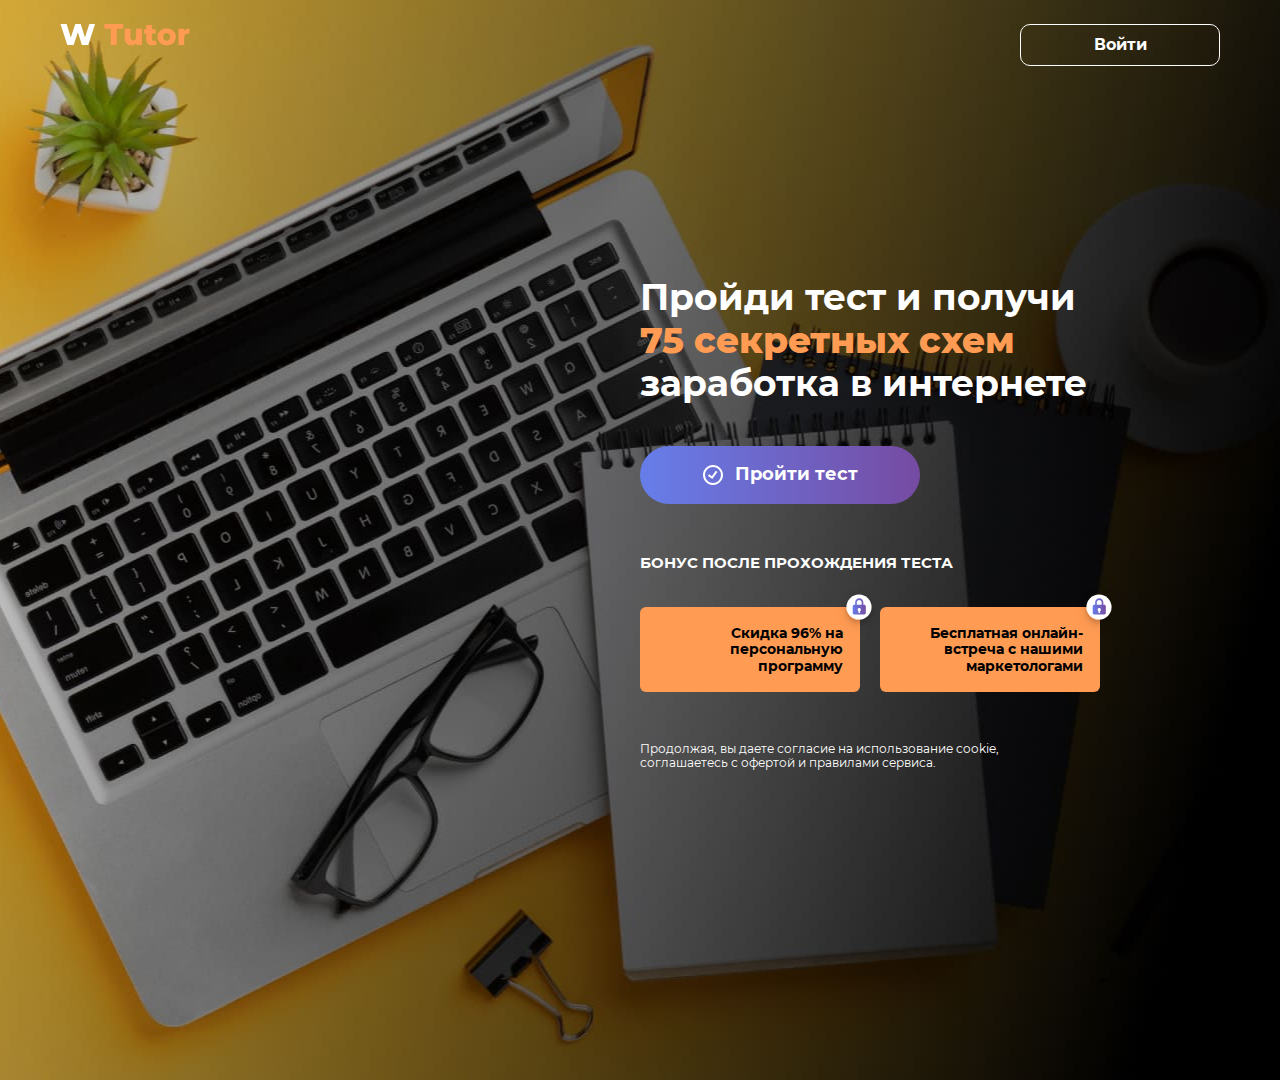
<file: index.html>
<!DOCTYPE html>
<html lang="ru">

<head>
	<meta charset="UTF-8">
	<meta name="viewport" content="width=device-width, initial-scale=1, maximum-scale=1">
	<meta http-equiv="X-UA-Compatible" content="ae=edge">
	<title>Главная страница</title>
	<link type="image/png" rel="shortcut icon" href="img/favicon.png">
	<link type="image/x-icon" rel="shortcut icon" href="img/favicon.ico">

	<link rel="stylesheet" href="css/libs.min.css">
	<link rel="stylesheet" href="css/style.css">
</head>

<body>
	<div class="page-primary page-primary--v4">
		<div class="page-primary__header">
			<header class="dev-header">
				<div class="dev-container">
					<div class="dev-row">
						<div class="dev-header__content">
							<div class="header-primary__inner d-flex">
								<div class="logo">
									<picture><source srcset="img/logo.svg" type="image/webp"><img src="img/logo.svg" alt="Логотип"></picture>
								</div>
								<div class="header-primary__btn-desk"><a class="dev-btn header-primary__btn" href="#">Войти</a></div>
								<div class="header-primary__btn-mob"><a class="dev-btn header-primary__btn-icon" href="#"></a></div>
							</div>
						</div>
					</div>
				</div>
			</header>
		</div>
		<div class="page-primary__main">
			<div class="hero-primary">
				<div class="hero-primary__inner">
					<div class="dev-container">
						<div class="dev-row">
							<div class="hero-primary__content dev-col-md-12 dev-col-6">
								<h1 class="hero-primary__heading">
									Пройди тест и получи <span class="orange">75&nbsp;секретных схем</span> заработка в интернете
								</h1>
								<div class="hero-primary__btn-wrap">
									<a class="dev-btn dev-btn--iconed hero-primary__btn" href="test.html">
										<picture><source srcset="img/icon/icon__check.svg" type="image/webp"><img class="dev-btn__icon" src="img/icon/icon__check.svg" alt="icon-check" /></picture>
										<span class="hero-primary__btn-text">Пройти тест</span>
									</a>
								</div>
								<p class="hero-primary__subtitle">БОНУС ПОСЛЕ ПРОХОЖДЕНИЯ ТЕСТА</p>
								<div class="hero-primary__item-list">
									<div class="hero-primary__item mr-5 mr-sm-5 mb-5 mb-sm-4">
										<picture><source srcset="img/icon/icon__lock.svg" type="image/webp"><img class="hero-primary__icon" src="img/icon/icon__lock.svg" alt="icon-lock" /></picture>
										<p class="hero-primary__text bold">
											Скидка 96% на персональную программу
										</p>
									</div>
									<div class="hero-primary__item mb-5 mb-sm-4">
										<picture><source srcset="img/icon/icon__lock.svg" type="image/webp"><img class="hero-primary__icon" src="img/icon/icon__lock.svg" alt="icon-lock" /></picture>
										<p class="hero-primary__text bold">
											Бесплатная онлайн-встреча с нашими маркетологами
										</p>
									</div>
								</div>
								<p class="hero-primary__info">Продолжая, вы даете согласие на использование cookie, соглашаетесь с офертой и правилами сервиса.</p>
							</div>
						</div>
					</div>
				</div>
			</div>
		</div>
	</div>

</body>

</html>
</file>
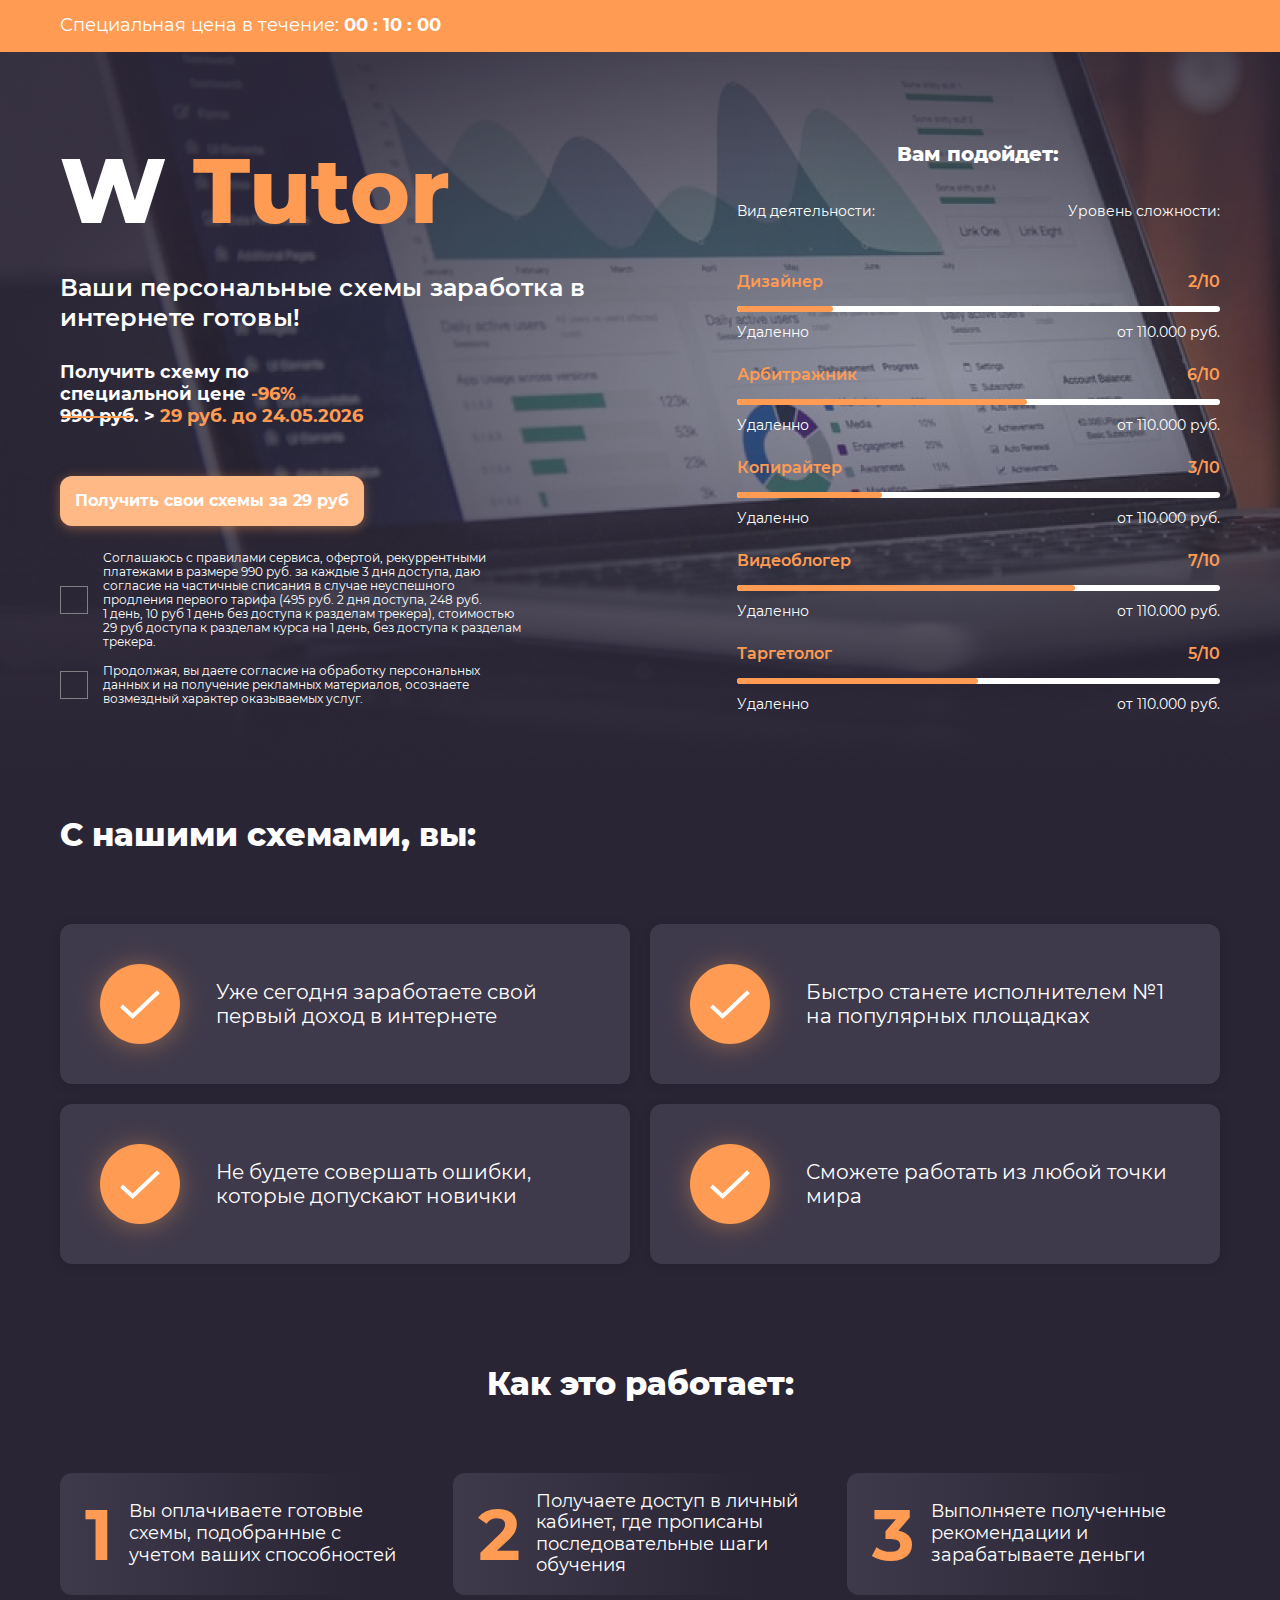
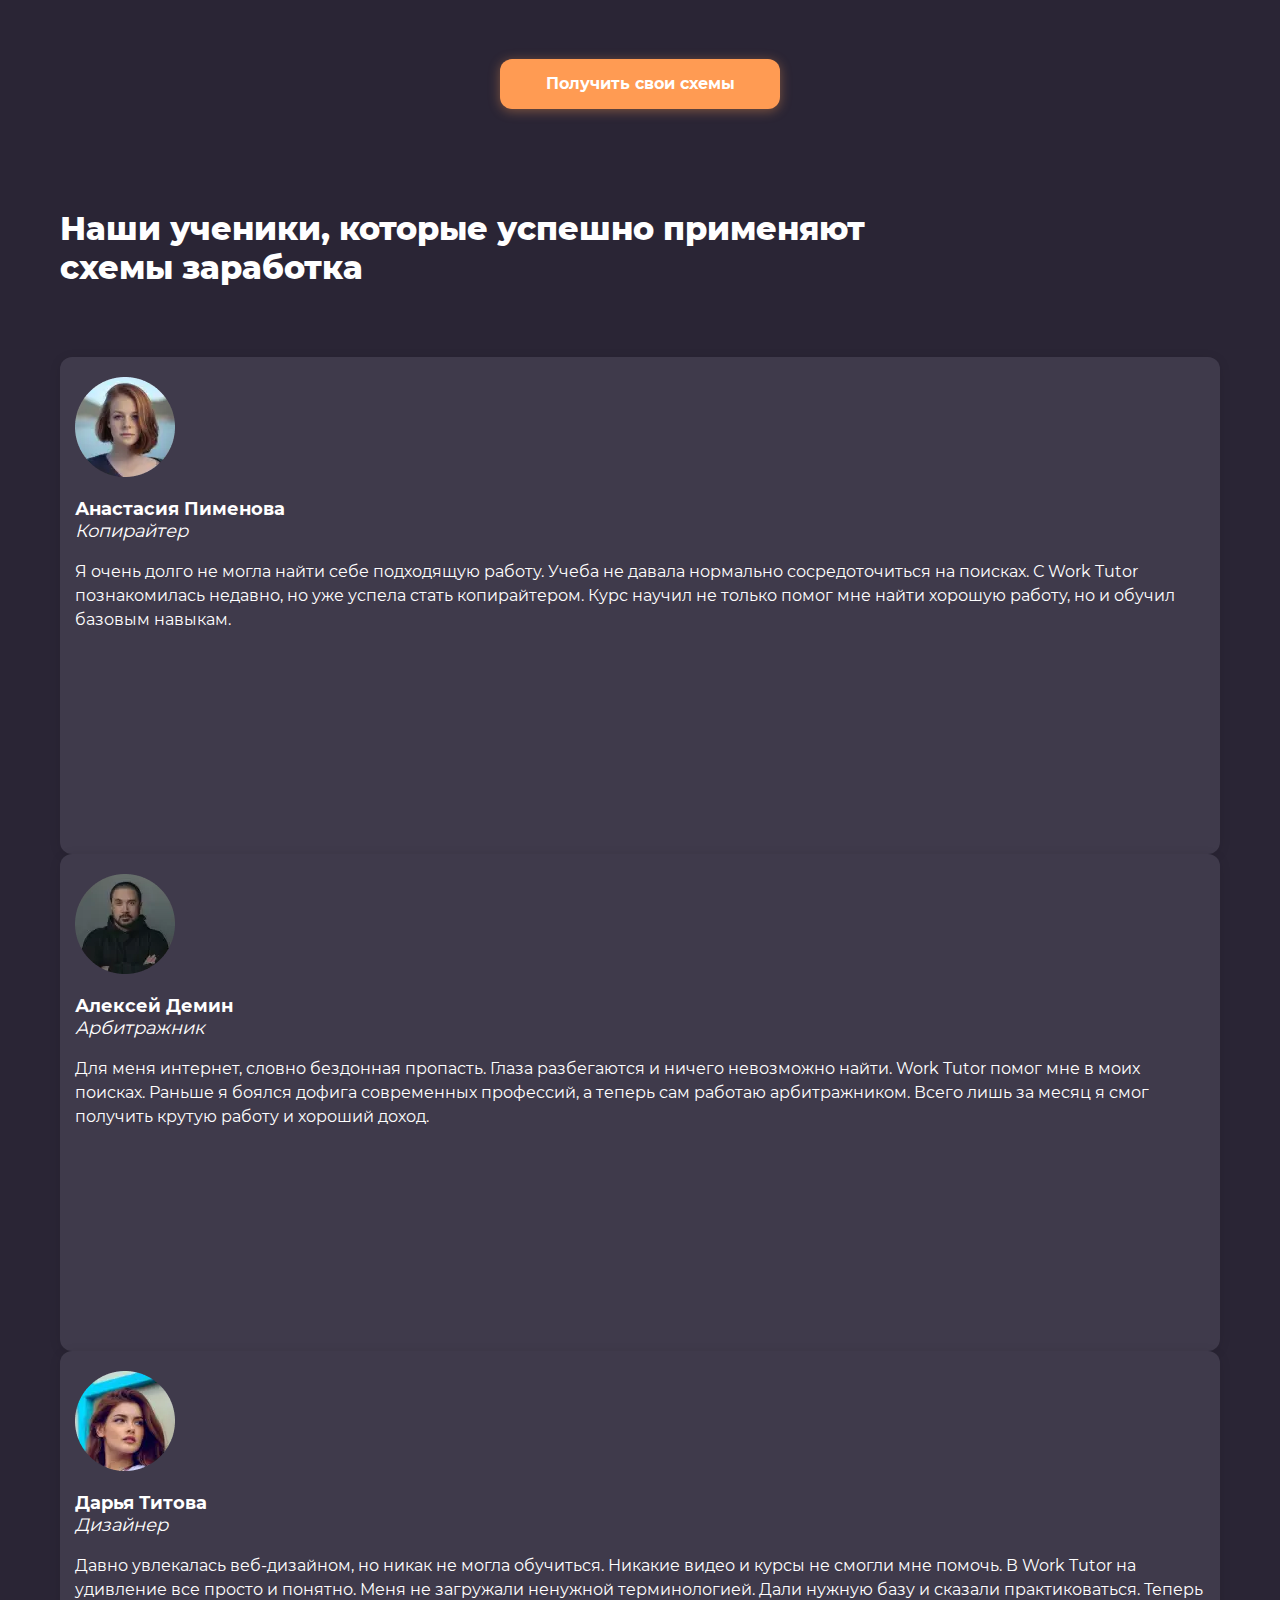
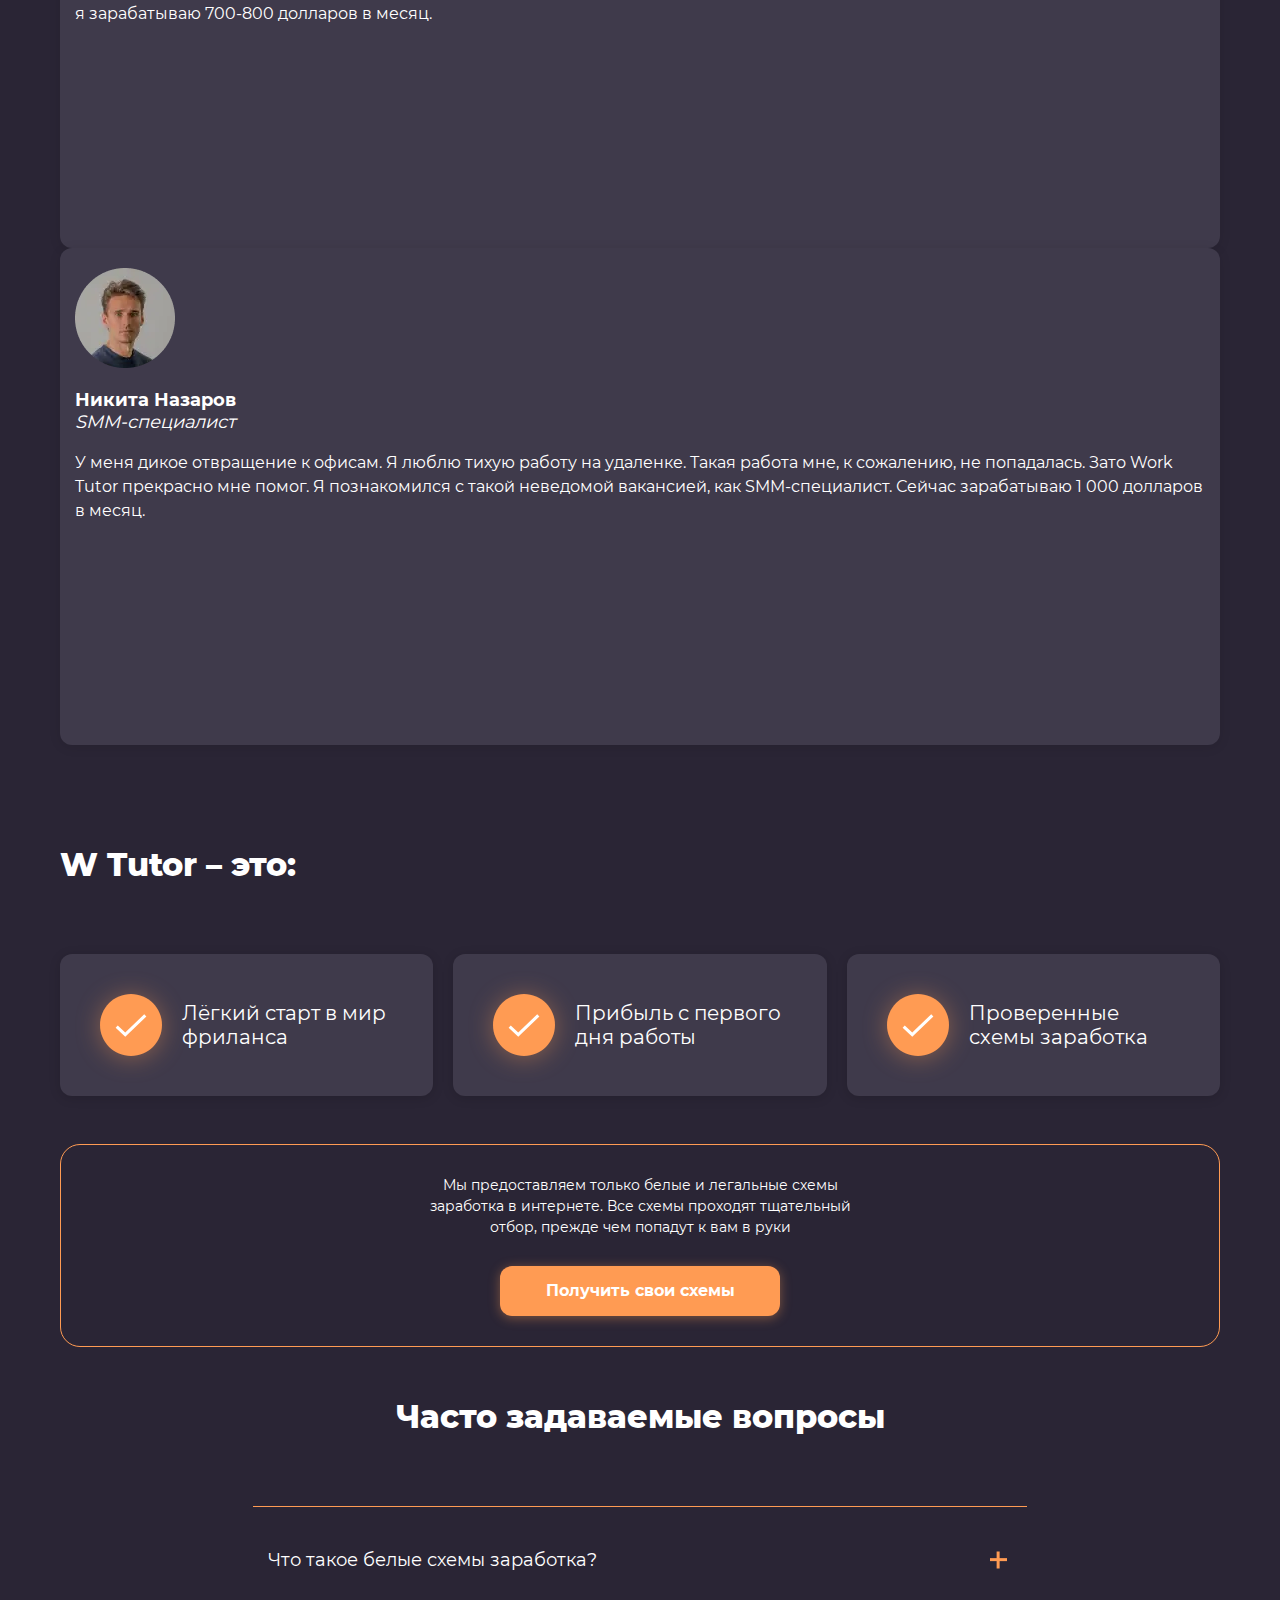
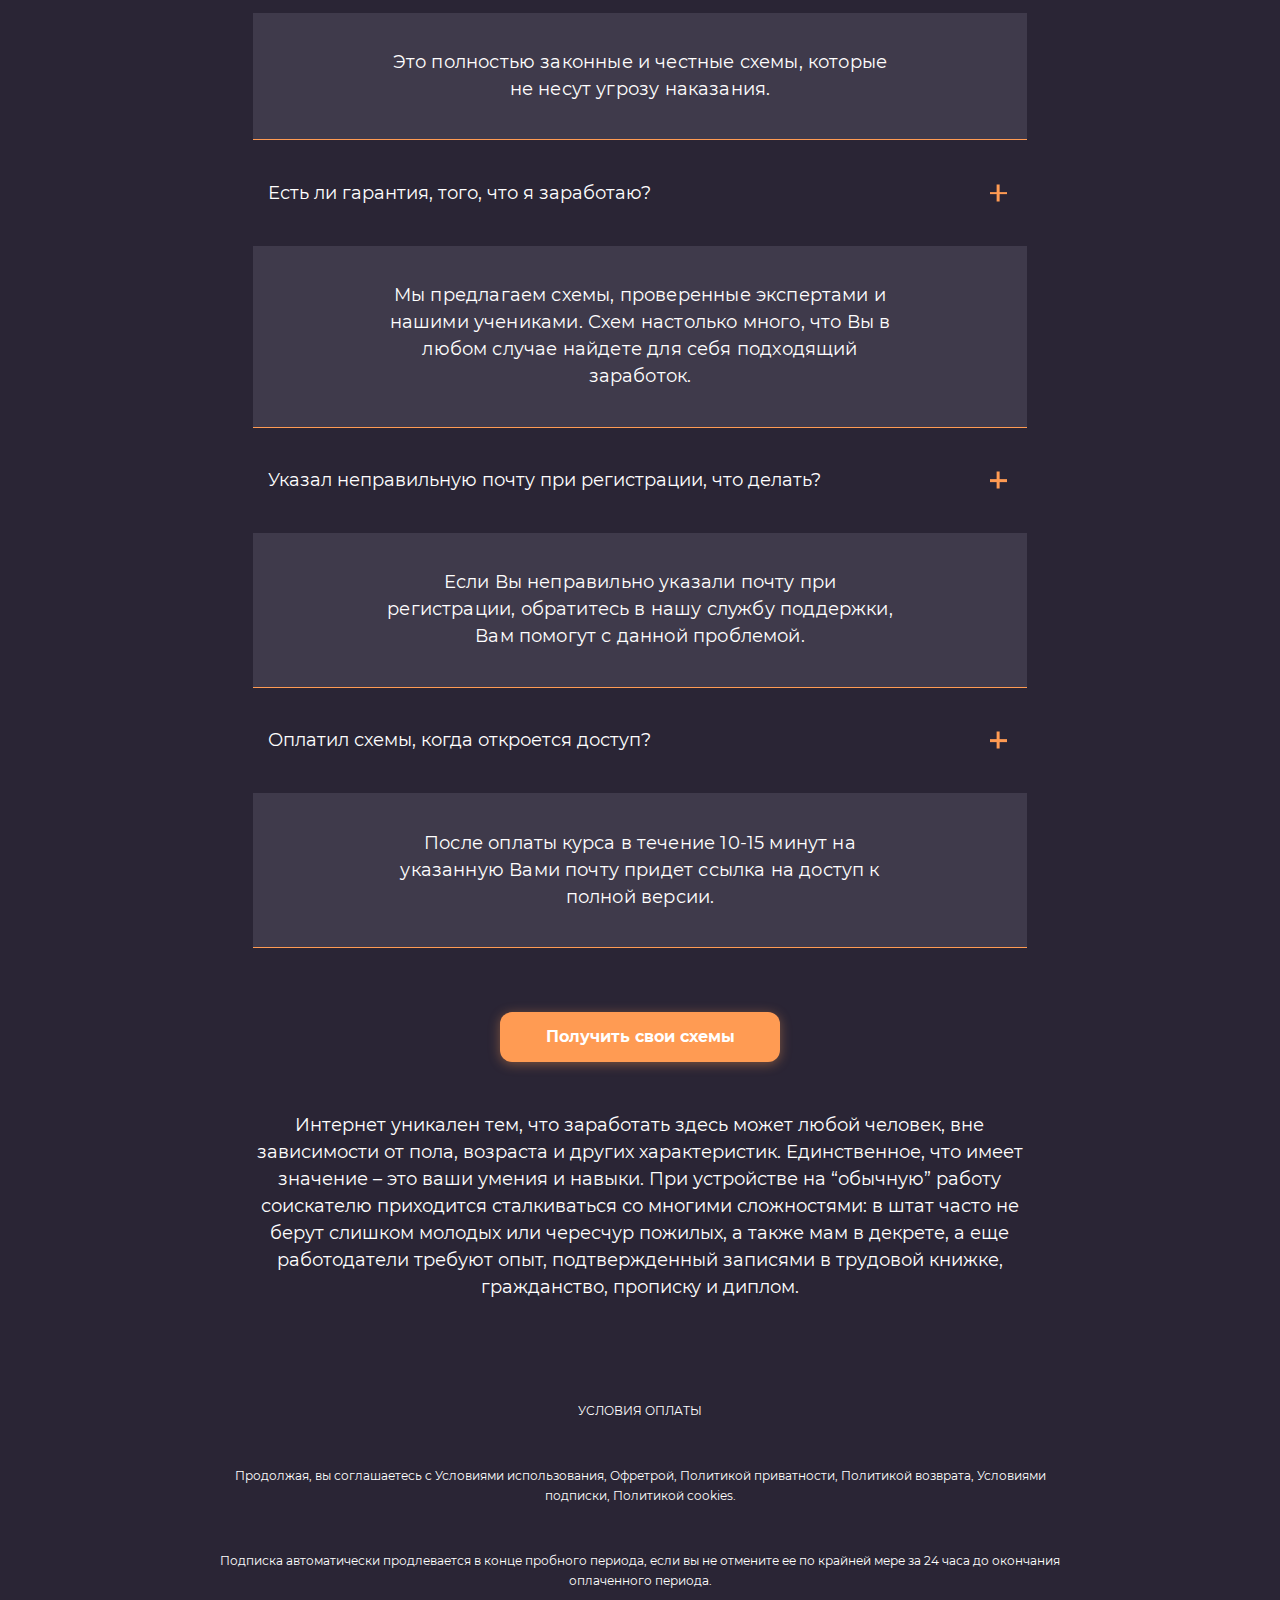
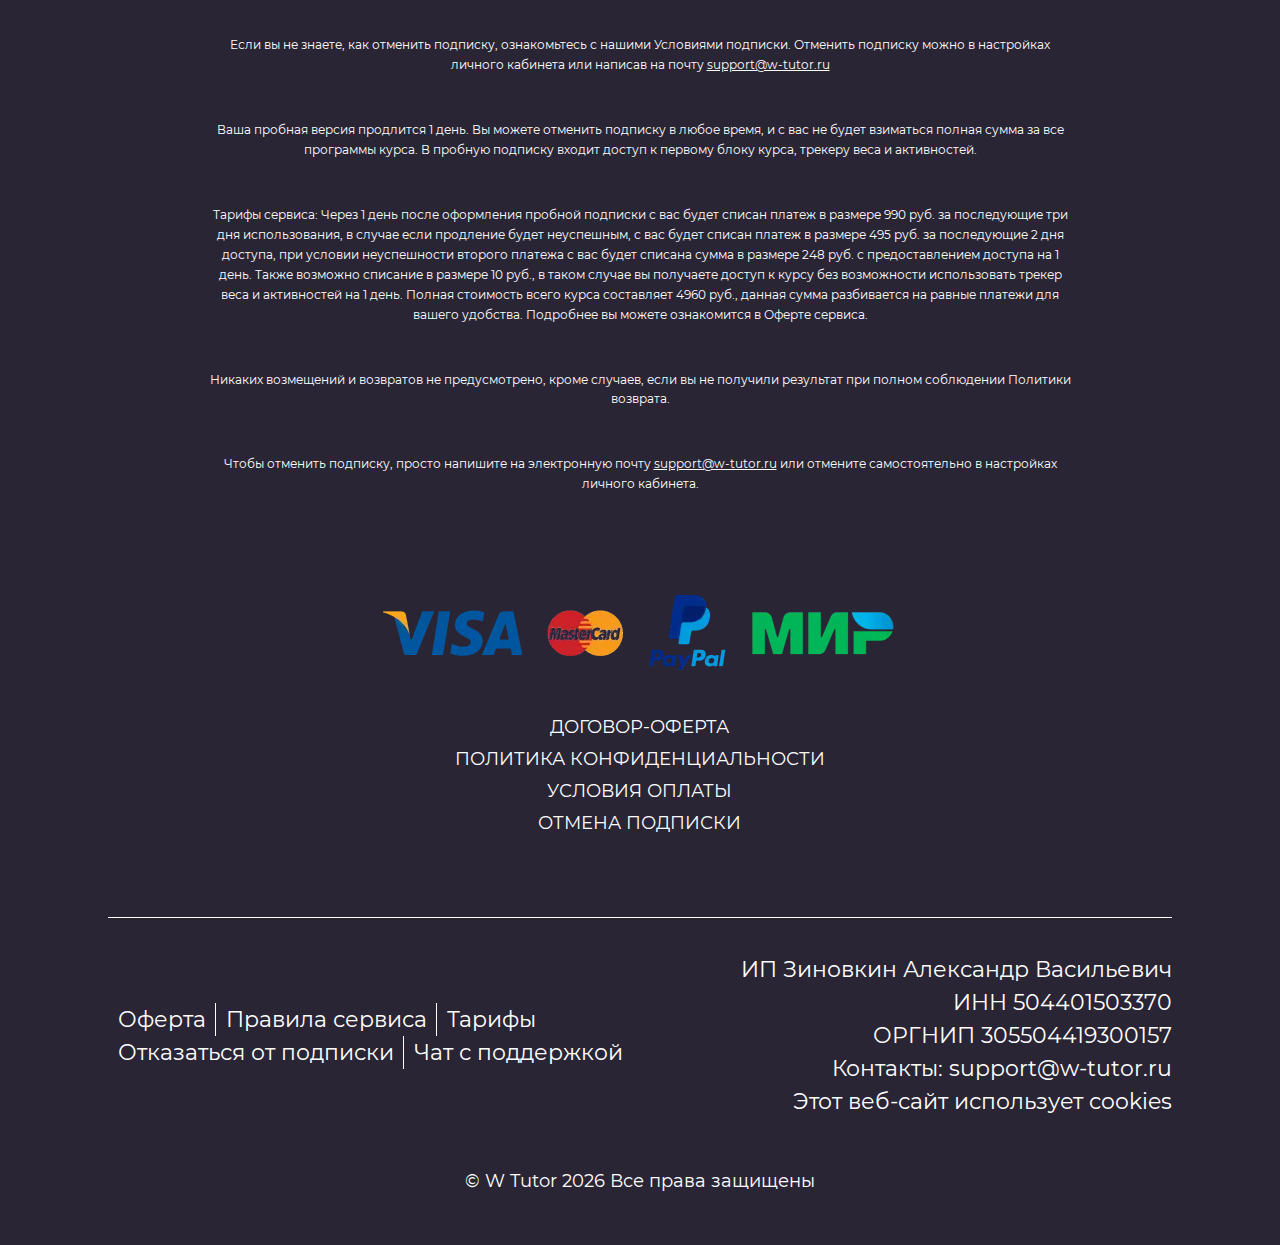
<file: landing.html>
<!DOCTYPE html>
<html lang="ru">

<head>
	<meta charset="UTF-8">
	<meta name="viewport" content="width=device-width, initial-scale=1, maximum-scale=1">
	<meta http-equiv="X-UA-Compatible" content="ae=edge">
	<title>W Tutor</title>
	<link type="image/png" rel="shortcut icon" href="img/favicon.png">
	<link type="image/x-icon" rel="shortcut icon" href="img/favicon.ico">

	<link rel="stylesheet" href="css/libs.min.css">
	<link rel="stylesheet" href="css/style.css">

</head>

<header class="header-land">
  <div class="header-land__inner">
    <div class="dev-container">
      <div class="header-land__content">
        <span class="header-land__label">Специальная цена в течение:</span>
        <div class="header-land__timer bold">
          <div class="timer">
            <span class="timer__value" id="hours">00</span> :
            <span class="timer__value" id="minutes">10</span> :
            <span class="timer__value" id="seconds">00</span>
          </div>
        </div>
      </div>
    </div>
  </div>
</header>

<main>
  <section class="hero-land dev-section" id="top">
    <div class="dev-container">

      <div class="hero-land__heading hero-land__heading--mob mb-12 dev-col-8">
        <h1 class="dev-title hero-land__heading-text mb-7 mb-md-5">
          W <span class="orange">Tutor</span>
        </h1>
        <span class="hero-land__heading-sub-text bold">
          Ваши персональные схемы заработка в интернете готовы!
        </span>
      </div>

      <div class="dev-row justify-space-between hero-land__inner">
        <div class="hero-land__left dev-col-5 dev-col-lg-6 dev-col-md-12">
          <div class="hero-land__heading hero-land__heading--desc mb-7">
            <h1 class="dev-title hero-land__heading-text mb-7 mb-md-5">
              W <span class="orange">Tutor</span>
            </h1>
            <span class="hero-land__heading-sub-text bold">
              Ваши персональные схемы заработка в интернете готовы!
            </span>
          </div>

          <div class="hero-land__left-content">
            <div class="hero-land__left-text bold mb-12 mb-md-9 mb-sm-6">
              Получить схему по <br>
              специальной цене <span class="orange">-96%</span> <br>
              <span class="crossed">990&nbsp;руб.</span> > <span class="orange">29&nbsp;руб. до <span class="date-today"></span></span>
            </div>

            <a href="#" class="dev-btn dev-btn--orange hero-land__btn disabled">Получить свои схемы за 29&nbsp;руб</a>

            <div class="hero-land__checkboxes">
              <div class="form__check-block d-flex">
                <div class="form__check-wrapper">
                  <input class="form__check-input" type="checkbox" name="agree" id="plan-agree1">
                  <span class="form__check"></span>
                </div>
                <span class="form__check-text">
                  Соглашаюсь с правилами сервиса, офертой, рекуррентными платежами в размере 990&nbsp;руб. за каждые 3&nbsp;дня доступа, даю согласие на частичные списания в случае неуспешного продления первого тарифа (495&nbsp;руб. 2&nbsp;дня доступа, 248&nbsp;руб. 1&nbsp;день, 10&nbsp;руб 1&nbsp;день без доступа к разделам трекера), стоимостью 29&nbsp;руб доступа к разделам курса на 1&nbsp;день, без доступа к разделам трекера.
                </span>
              </div>
              <div class="form__check-block d-flex">
                <div class="form__check-wrapper">
                  <input class="form__check-input" type="checkbox" name="agree" id="plan-agree2">
                  <span class="form__check"></span>
                </div>
                <span class="form__check-text">
                  Продолжая, вы даете согласие на обработку персональных данных и на получение рекламных материалов, осознаете возмездный характер оказываемых услуг.
                </span>
              </div>
            </div>
          </div>

        </div>

        <div class="hero-land__right dev-col-4 dev-col-lg-5 dev-col-md-12">
          <div class="hero-land__right-heading tac mb-5 mb-md-4">Вам подойдет:</div>
          <div class="result__item-list">
            <div class="result__content mb-7 mb-md-6">
              <div class="result__text">
                Вид  деятельности:
              </div>
              <span class="result__text"> Уровень сложности: </span>
            </div>

            <div class="result__item">
              <div class="result__content result__content--top">
                <div class="result__text">
                  Дизайнер
                </div>
                <span class="result__text"> <span class="result__num">2</span>/10 </span>
              </div>
              <div class="result__line-container">
                <div class="result__header-line result__line"></div>
              </div>
              <div class="result__content">
                <div class="result__text">
                  Удаленно
                </div>
                <span class="result__text"> от 110.000 руб. </span>
              </div>
            </div>

            <div class="result__item">
              <div class="result__content result__content--top">
                <div class="result__text">
                  Арбитражник
                </div>
                <span class="result__text"> <span class="result__num">6</span>/10 </span>
              </div>
              <div class="result__line-container">
                <div class="result__header-line result__line"></div>
              </div>
              <div class="result__content">
                <div class="result__text">
                  Удаленно
                </div>
                <span class="result__text"> от 110.000 руб. </span>
              </div>
            </div>

            <div class="result__item">
              <div class="result__content result__content--top">
                <div class="result__text">
                  Копирайтер
                </div>
                <span class="result__text"> <span class="result__num">3</span>/10 </span>
              </div>
              <div class="result__line-container">
                <div class="result__header-line result__line"></div>
              </div>
              <div class="result__content">
                <div class="result__text">
                  Удаленно
                </div>
                <span class="result__text"> от 110.000 руб. </span>
              </div>
            </div>

            <div class="result__item">
              <div class="result__content result__content--top">
                <div class="result__text">
                  Видеоблогер
                </div>
                <span class="result__text"> <span class="result__num">7</span>/10 </span>
              </div>
              <div class="result__line-container">
                <div class="result__header-line result__line"></div>
              </div>
              <div class="result__content">
                <div class="result__text">
                  Удаленно
                </div>
                <span class="result__text"> от 110.000 руб. </span>
              </div>
            </div>

            <div class="result__item">
              <div class="result__content result__content--top">
                <div class="result__text">
                  Таргетолог
                </div>
                <span class="result__text"> <span class="result__num">5</span>/10 </span>
              </div>
              <div class="result__line-container">
                <div class="result__header-line result__line"></div>
              </div>
              <div class="result__content">
                <div class="result__text">
                  Удаленно
                </div>
                <span class="result__text"> от 110.000 руб. </span>
              </div>
            </div>

          </div>

        </div>
      </div>
    </div>
  </section>

  <section class="succes dev-section">
    <div class="dev-container">
      <h2 class="dev-title">С нашими схемами, вы:</h2>

      <div class="succes__block">
        <div class="succes__item d-flex">
          <span class="succes__icon mr-9 mr-md-5"></span>
          <span class="succes__text">
            Уже сегодня заработаете свой первый доход в интернете
          </span>
        </div>
        <div class="succes__item d-flex">
          <span class="succes__icon mr-9 mr-md-5"></span>
          <span class="succes__text">
            Быстро станете исполнителем №1 на популярных площадках
          </span>
        </div>
        <div class="succes__item d-flex">
          <span class="succes__icon mr-9 mr-md-5"></span>
          <span class="succes__text">
            Не будете совершать ошибки, которые допускают новички
          </span>
        </div>
        <div class="succes__item d-flex">
          <span class="succes__icon mr-9 mr-md-5"></span>
          <span class="succes__text">
            Сможете работать из любой точки мира
          </span>
        </div>
      </div>
    </div>
  </section>

  <section class="steps dev-section">
    <div class="dev-container">
      <h2 class="dev-title tac">Как это работает:</h2>

      <div class="steps__block d-flex dev-col-md-9  dev-col-sm-12 mx-auto mb-16 mb-md-10">
        <div class="steps__item d-flex">
          <span class="steps__num mr-4 mr-md-6">1</span>
          <span class="steps__text">
            Вы оплачиваете готовые схемы, подобранные с учетом ваших способностей
          </span>
        </div>
        <div class="steps__item d-flex">
          <span class="steps__num mr-4 mr-md-0 ml-md-6">2</span>
          <span class="steps__text">
            Получаете доступ в личный кабинет, где прописаны последовательные шаги обучения
          </span>
        </div>
        <div class="steps__item d-flex">
          <span class="steps__num mr-4 mr-md-6">3</span>
          <span class="steps__text">
            Выполняете полученные рекомендации и зарабатываете деньги
          </span>
        </div>
      </div>

      <a href="#top" class="dev-btn dev-btn--orange mx-auto">Получить свои схемы</a>
    </div>
  </section>

  <section class="reviews dev-section">
    <div class="dev-container">
      <h2 class="reviews__title dev-title dev-col-7 dev-col-lg-9">Наши ученики, которые успешно применяют схемы заработка</h2>
      <div class="reviews__slider">
        <div class="reviews__slide">
          <picture><source srcset="img/land/slider-user-1.webp" type="image/webp"><img src="img/land/slider-user-1.jpg" class="reviews__slider-img" alt=""></picture>

          <div class="reviews__slider-name">Анастасия Пименова</div>
          <div class="reviews__slider-prof">Копирайтер</div>
          <p class="reviews__slider-text">
            Я очень долго не могла найти себе подходящую работу. Учеба не давала нормально сосредоточиться на поисках. С Work Tutor познакомилась недавно, но уже успела стать копирайтером. Курс научил не только помог мне найти хорошую работу, но и обучил базовым навыкам.
          </p>
        </div>
        <div class="reviews__slide">
          <picture><source srcset="img/land/slider-user-2.webp" type="image/webp"><img src="img/land/slider-user-2.jpg" class="reviews__slider-img" alt=""></picture>

          <div class="reviews__slider-name">Алексей Демин</div>
          <div class="reviews__slider-prof">Арбитражник</div>
          <p class="reviews__slider-text">
            Для меня интернет, словно бездонная пропасть. Глаза разбегаются и ничего невозможно найти. Work Tutor помог мне в моих поисках. Раньше я боялся дофига современных профессий, а теперь сам работаю арбитражником. Всего лишь за месяц я смог получить крутую работу и хороший доход.
          </p>
        </div>
        <div class="reviews__slide">
          <picture><source srcset="img/land/slider-user-3.webp" type="image/webp"><img src="img/land/slider-user-3.jpg" class="reviews__slider-img" alt=""></picture>
          <div class="reviews__slider-name">Дарья Титова</div>
          <div class="reviews__slider-prof">Дизайнер</div>
          <p class="reviews__slider-text">
            Давно увлекалась веб-дизайном, но никак не могла обучиться. Никакие видео и курсы не смогли мне помочь. В Work Tutor на удивление все просто и понятно. Меня не загружали ненужной терминологией. Дали нужную базу и сказали практиковаться. Теперь я зарабатываю 700-800 долларов в месяц.
          </p>
        </div>
        <div class="reviews__slide">
          <picture><source srcset="img/land/slider-user-4.webp" type="image/webp"><img src="img/land/slider-user-4.jpg" class="reviews__slider-img" alt=""></picture>
          <div class="reviews__slider-name">Никита Назаров</div>
          <div class="reviews__slider-prof">SMM-специалист</div>
          <p class="reviews__slider-text">
            У меня дикое отвращение к офисам. Я люблю тихую работу на удаленке. Такая работа мне, к сожалению, не попадалась. Зато Work Tutor прекрасно мне помог. Я познакомился с такой неведомой вакансией, как SMM-специалист. Сейчас зарабатываю 1 000 долларов в месяц.
          </p>
        </div>
      </div>
    </div>
  </section>

  <section class="succes advantages dev-section">
    <div class="dev-container">
      <h2 class="dev-title">W Tutor – это:</h2>

      <div class="succes__block advantages__block mb-12">
        <div class="succes__item d-flex">
          <span class="advantages__icon succes__icon mr-5"></span>
          <span class="succes__text">
            Лёгкий старт в мир фриланса
          </span>
        </div>
        <div class="succes__item d-flex">
          <span class="advantages__icon succes__icon mr-5"></span>
          <span class="succes__text">
            Прибыль с первого дня работы
          </span>
        </div>
        <div class="succes__item d-flex">
          <span class="advantages__icon succes__icon mr-5"></span>
          <span class="succes__text">
            Проверенные схемы заработка
          </span>
        </div>
      </div>

      <div class="advantages__info-wrap mb-sm-10">
        <div class="advantages__info dev-col-5 dev-col-md-8 dev-col-sm-10 mx-auto">
          <div class="mb-7 mb-sm-0 tac">Мы предоставляем только белые и легальные схемы заработка в интернете. Все схемы проходят тщательный отбор, прежде чем попадут к вам в руки</div>
          <a href="#top" class="dev-btn dev-btn--orange advantages__btn advantages__btn--desc mx-auto">Получить свои схемы</a>
        </div>
      </div>

      <a href="#top" class="dev-btn dev-btn--orange advantages__btn advantages__btn--mob mx-auto">Получить свои схемы</a>

    </div>
  </section>

  <section class="questions">
    <div class="dev-container">
      <h2 class="dev-title tac">Часто задаваемые вопросы</h2>

      <div class="accordion-faq dev-col-7 dev-col-lg-8 dev-col-md-10 dev-col-sm-12 mx-auto mb-16 mb-md-8">

        <div class="accordion__item">
          <h2 class="accordion__header">
            <button class="accordion__trigger">Что такое белые схемы заработка?</button>
            <span class="accordion__icon"></span>
          </h2>
          <div class="accordion__panel">
            <p class="accordion__text">
              Это полностью законные и честные схемы, которые не несут угрозу наказания.
            </p>
          </div>
        </div>

        <div class="accordion__item">
          <h2 class="accordion__header">
            <button class="accordion__trigger">Есть ли гарантия, того, что я заработаю?</button>
            <span class="accordion__icon"></span>
          </h2>
          <div class="accordion__panel">
            <p class="accordion__text">
              Мы предлагаем схемы, проверенные экспертами и нашими учениками. Схем настолько много, что Вы в любом случае найдете для себя подходящий заработок.
            </p>
          </div>
        </div>

        <div class="accordion__item">
          <h2 class="accordion__header">
            <button class="accordion__trigger">Указал неправильную почту при регистрации, что делать?</button>
            <span class="accordion__icon"></span>
          </h2>
          <div class="accordion__panel">
            <p class="accordion__text">
              Если Вы неправильно указали почту при регистрации, обратитесь в нашу службу поддержки, Вам помогут с данной проблемой.
            </p>
          </div>
        </div>

        <div class="accordion__item">
          <h2 class="accordion__header">
            <button class="accordion__trigger">Оплатил схемы, когда откроется доступ?</button>
            <span class="accordion__icon"></span>
          </h2>
          <div class="accordion__panel">
            <p class="accordion__text">
              После оплаты курса в течение 10-15 минут на указанную Вами почту придет ссылка на доступ к полной версии.
            </p>
          </div>
        </div>
      </div>

      <a href="#top" class="dev-btn dev-btn--orange mx-auto">Получить свои схемы</a>
    </div>
  </section>

  <section class="dev-section">
    <div class="dev-container">
      <div class="dev-col-7 dev-col-lg-8 dev-col-md-10 dev-col-sm-12 mx-auto tac">
        Интернет уникален тем, что заработать здесь может любой человек, вне зависимости от пола, возраста и других характеристик. Единственное, что имеет значение – это ваши умения и навыки. При устройстве на “обычную” работу соискателю приходится сталкиваться со многими сложностями: в штат часто не берут слишком молодых или чересчур пожилых, а также мам в декрете, а еще работодатели требуют опыт, подтвержденный записями в трудовой книжке, гражданство, прописку и диплом.
      </div>
    </div>
  </section>

</main>

<div class="page-land__footer">
  <div class="notification dev-section">
    <div class="dev-container">
      <div class="dev-row">
        <div class="dev-col-8 dev-col-lg-9 dev-col-md-10 dev-col-sm-12 mx-auto tac">
          <p>
            УСЛОВИЯ ОПЛАТЫ
          </p>
          <p>
            Продолжая, вы соглашаетесь c Условиями использования, Офретрой, Политикой приватности, Политикой возврата, Условиями подписки, Политикой cookies.
          </p>
          <p>
            Подписка автоматически продлевается в конце пробного периода, если вы не отмените ее по крайней мере за 24 часа до окончания оплаченного периода.
          </p>
          <p>
            Если вы не знаете, как отменить подписку, ознакомьтесь с нашими Условиями подписки. Отменить подписку можно в настройках личного кабинета или написав на почту <a href="mailto:support@w-tutor.ru">support@w-tutor.ru</a>
          </p>
          <p>
            Ваша пробная версия продлится 1 день. Вы можете отменить подписку в любое время, и с вас не будет взиматься полная сумма за все программы курса. В пробную подписку входит доступ к первому блоку курса, трекеру веса и активностей.
          </p>
          <p>
            Тарифы сервиса: Через 1 день после оформления пробной подписки с вас будет списан платеж в размере 990 руб. за последующие три дня использования, в случае если продление будет неуспешным, с вас будет списан платеж в размере 495 руб. за последующие 2 дня доступа, при условии неуспешности второго платежа с вас будет списана сумма в размере 248 руб. с предоставлением доступа на 1 день. Также возможно списание в размере 10 руб., в таком случае вы получаете доступ к курсу без возможности использовать трекер веса и активностей на 1 день. Полная стоимость всего курса составляет 4960 руб., данная сумма разбивается на равные платежи для вашего удобства. Подробнее вы можете ознакомится в Оферте сервиса.
          </p>
          <p>
            Никаких возмещений и возвратов не предусмотрено, кроме случаев, если вы не получили результат при полном соблюдении Политики возврата.
          </p>
          <p>
            Чтобы отменить подписку, просто напишите на электронную почту <a href="mailto:support@w-tutor.ru">support@w-tutor.ru</a> или отмените самостоятельно в настройках личного кабинета.
          </p>
        </div>
      </div>
    </div>
  </div>

  <footer class="footer dev-section pt-md-16">
    <div class="dev-container">
      <div class="footer__inner dev-col-11 mx-auto">
        <ul class="footer__pay">
          <li class="footer__pay-item">
            <picture><source srcset="img/land/footer-visa.webp" type="image/webp"><img src="img/land/footer-visa.png" alt="" class="footer__money-img"></picture>
          </li>
          <li class="footer__pay-item">
            <picture><source srcset="img/land/footer-mc.webp" type="image/webp"><img src="img/land/footer-mc.png" alt="" class="footer__money-img"></picture>
          </li>
          <li class="footer__pay-item">
            <picture><source srcset="img/land/footer-pp.webp" type="image/webp"><img src="img/land/footer-pp.png" alt="" class="footer__money-img"></picture>
          </li>
          <li class="footer__pay-item">
            <picture><source srcset="img/land/footer-mir.webp" type="image/webp"><img src="img/land/footer-mir.png" alt="" class="footer__money-img"></picture>
          </li>
        </ul>
        <ul class="footer__links">
          <li class="footer__link-item">
            <a href="#" class="footer__link">ДОГОВОР-ОФЕРТА</a>
          </li>
          <li class="footer__link-item">
            <a href="#" class="footer__link">ПОЛИТИКА КОНФИДЕНЦИАЛЬНОСТИ</a>
          </li>
          <li class="footer__link-item">
            <a href="#" class="footer__link">УСЛОВИЯ ОПЛАТЫ</a>
          </li>
          <li class="footer__link-item">
            <a href="#" class="footer__link">ОТМЕНА ПОДПИСКИ</a>
          </li>
        </ul>
        <div class="footer__bottom d-flex justify-space-between align-center">
          <ul class="footer__left-list">
            <li class="border"><a href="#">Оферта</a></li>
            <li class="border"><a href="#">Правила сервиса</a></li>
            <li><a href="#">Тарифы</a></li>
            <li class="border"><a href="#">Отказаться от подписки</a></li>
            <li><a href="#">Чат с поддержкой</a></li>
          </ul>
          <ul class="footer__requisites">
            <li>ИП Зиновкин Александр Васильевич</li>
            <li>ИНН 504401503370</li>
            <li>ОРГНИП 305504419300157</li>
            <li>Контакты: <a href="mailto:support@w-tutor.ru">support@w-tutor.ru</a></li>
            <li>Этот веб-сайт использует cookies</li>
          </ul>
        </div>
        <p class="footer__cc tac">© W Tutor
          <script>
            document.write(new Date().getFullYear())
          </script>
           Все права защищены</p>
      </div>
    </div>
  </footer>
</div>

<script src="https://code.jquery.com/jquery-3.6.0.slim.min.js"
integrity="sha256-u7e5khyithlIdTpu22PHhENmPcRdFiHRjhAuHcs05RI="
crossorigin="anonymous"></script>

<script src="js/libs.min.js"></script>
<script src="js/script.js"></script>


</body>
</html>
</file>
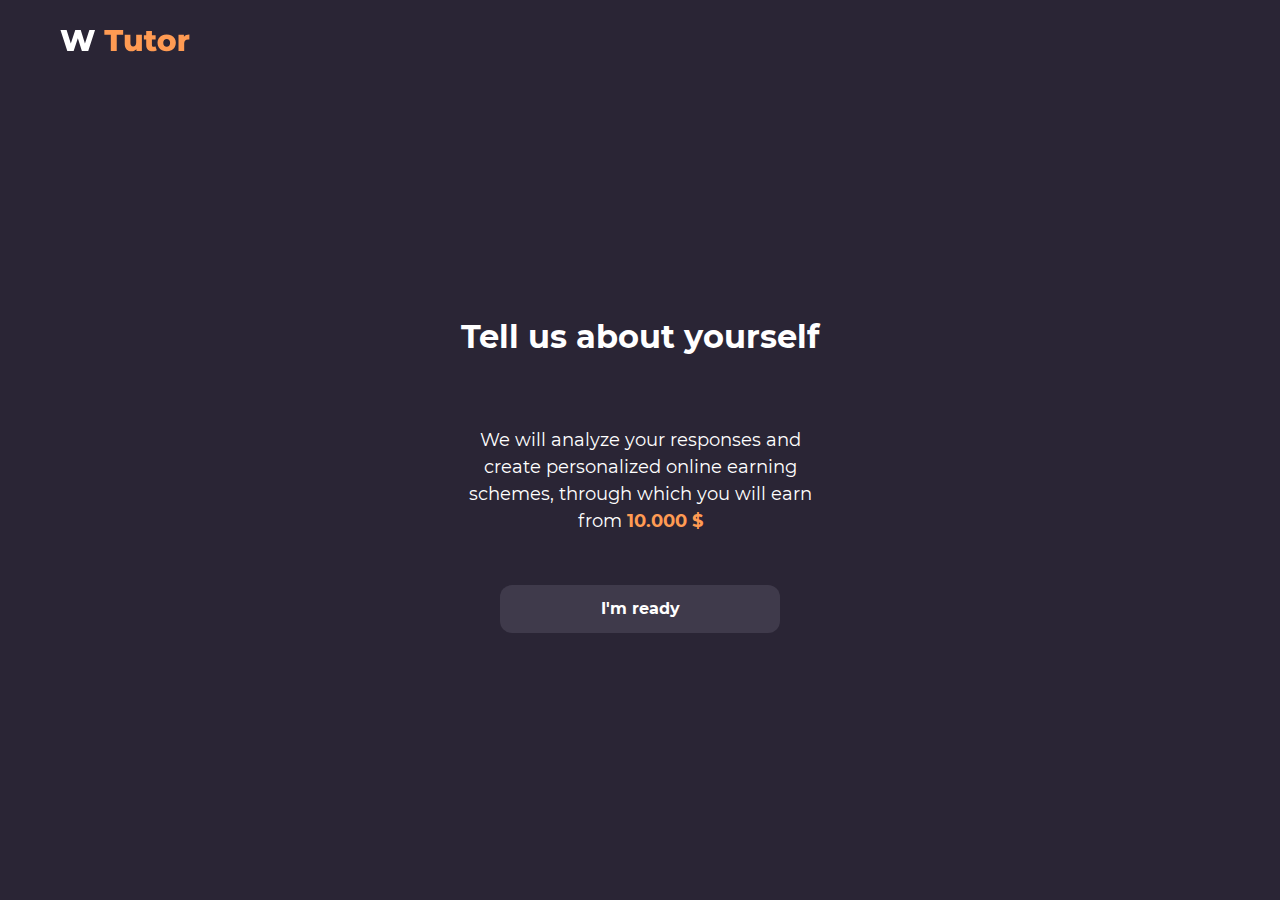
<file: test.html>
<!DOCTYPE html>
<html lang="ru">

<head>
  <meta charset="UTF-8">
  <meta name="viewport" content="width=device-width, initial-scale=1, maximum-scale=1">
  <meta http-equiv="X-UA-Compatible" content="ae=edge">
  <title>Please take the survey</title>
  <link type="image/png" rel="shortcut icon" href="img/favicon.png">
  <link type="image/x-icon" rel="shortcut icon" href="img/favicon.ico">
  <link rel="stylesheet" href="css/libs.min.css">
  <link rel="stylesheet" href="css/style.css">
</head>

<body>
  <header class="header">
    <div class="dev-container">
      <div class="header__inner">
        <div class="logo">
          <picture>
            <source srcset="img/logo.svg" type="image/webp"><img src="img/logo.svg" alt="Логотип">
          </picture>
        </div>
      </div>
    </div>
  </header>
  <main>
    <div class="poll">
      <div class="dev-container" style="height: 100%">
        <div class="dev-col-8 dev-col-lg-9 dev-col-md-11 dev-col-sm-12 mx-auto" style="height: 100%">
          <div class="poll__wrapper d-flex" style="height: 100%">
            <section class="poll__body-wrap">
              <div class="poll__body">
                <div class="poll__tab poll__tab--small" data-tab="1">
                  <div class="poll__status"> <svg class="poll__status-line" width="202" height="101" viewBox="0 0 202 101" fill="none" xmlns="http://www.w3.org/2000/svg">
                      <path d="M2 101C2 74.7436 12.4303 49.5625 30.9964 30.9964C49.5625 12.4303 74.7436 2 101 2C127.256 2 152.437 12.4303 171.004 30.9964C189.57 49.5625 200 74.7435 200 101" stroke="#FF9B53" stroke-width="4" />
                    </svg>
                    <picture>
                      <source srcset="img/icon/icon__check-orange.svg" type="image/webp"><img class="poll__status-check" src="img/icon/icon__check-orange.svg" alt="">
                    </picture> <span class="poll__status-text">Great!</span>
                  </div>
                  <h2 class="poll__heading mb-sm-6"> Tell us about yourself </h2>
                  <p class="poll__start-text"> We will analyze your responses and create personalized online earning schemes, through which you will earn from <span class="orange bold">10.000&nbsp;$</span> </p> <button class="poll__sub-btn dev-btn" type="button"><span>I'm ready</span></button>
                </div>
                <div class="poll__tab poll__tab--single poll__tab_hidden" data-tab="2" style="display: none;">
                  <h2 class="poll__heading poll__heading--tight"> How old are you? </h2>
                  <div class="poll__item-list poll__item-list--w2">
                    <div class="poll__item">
                      <div class="poll__content">
                        <picture>
                          <source srcset="img/stickers/1/1.svg" type="image/webp"><img src="img/stickers/1/1.svg" class="poll__icon" alt="">
                        </picture> <span> 18-30 </span>
                      </div>
                    </div>
                    <div class="poll__item">
                      <div class="poll__content">
                        <picture>
                          <source srcset="img/stickers/1/2.svg" type="image/webp"><img src="img/stickers/1/2.svg" class="poll__icon" alt="">
                        </picture> <span> 31-50 </span>
                      </div>
                    </div>
                    <div class="poll__item">
                      <div class="poll__content">
                        <picture>
                          <source srcset="img/stickers/1/3.svg" type="image/webp"><img src="img/stickers/1/3.svg" class="poll__icon" alt="">
                        </picture> <span> 51-65 </span>
                      </div>
                    </div>
                    <div class="poll__item">
                      <div class="poll__content">
                        <picture>
                          <source srcset="img/stickers/1/4.svg" type="image/webp"><img src="img/stickers/1/4.svg" class="poll__icon" alt="">
                        </picture> <span> 66 or more </span>
                      </div>
                    </div>
                  </div>
                </div>
                <div class="poll__tab poll__tab--single poll__tab_hidden" data-tab="3" style="display: none;">
                  <h2 class="poll__heading"> What is your educational background? </h2>
                  <div class="poll__item-list poll__item-list--w2">
                    <div class="poll__item">
                      <div class="poll__content">
                        <picture>
                          <source srcset="img/stickers/2/1.svg" type="image/webp"><img src="img/stickers/2/1.svg" class="poll__icon" alt="">
                        </picture> <span> Primary </span>
                      </div>
                    </div>
                    <div class="poll__item">
                      <div class="poll__content">
                        <picture>
                          <source srcset="img/stickers/2/2.svg" type="image/webp"><img src="img/stickers/2/2.svg" class="poll__icon" alt="">
                        </picture> <span> Secondary </span>
                      </div>
                    </div>
                    <div class="poll__item">
                      <div class="poll__content">
                        <picture>
                          <source srcset="img/stickers/2/3.svg" type="image/webp"><img src="img/stickers/2/3.svg" class="poll__icon" alt="">
                        </picture> <span> College </span>
                      </div>
                    </div>
                    <div class="poll__item">
                      <div class="poll__content">
                        <picture>
                          <source srcset="img/stickers/2/4.svg" type="image/webp"><img src="img/stickers/2/4.svg" class="poll__icon" alt="">
                        </picture> <span> Incomplete Higher Education </span>
                      </div>
                    </div>
                    <div class="poll__item">
                      <div class="poll__content">
                        <picture>
                          <source srcset="img/stickers/2/5.svg" type="image/webp"><img src="img/stickers/2/5.svg" class="poll__icon" alt="">
                        </picture> <span> Higher Education </span>
                      </div>
                    </div>
                  </div>
                </div>
                <div class="poll__tab poll__tab--multiple poll__tab_hidden" data-tab="4" style="display: none;">
                  <h2 class="poll__heading"> In which area do you want to develop? </h2>
                  <div class="poll__item-list poll__item-list--w2 mb-6">
                    <div class="poll__item">
                      <div class="poll__content">
                        <picture>
                          <source srcset="img/stickers/3/1.svg" type="image/webp"><img src="img/stickers/3/1.svg" class="poll__icon" alt="">
                        </picture> <span> Creative </span>
                      </div>
                    </div>
                    <div class="poll__item">
                      <div class="poll__content">
                        <picture>
                          <source srcset="img/stickers/3/2.svg" type="image/webp"><img src="img/stickers/3/2.svg" class="poll__icon" alt="">
                        </picture> <span> Communication </span>
                      </div>
                    </div>
                    <div class="poll__item">
                      <div class="poll__content">
                        <picture>
                          <source srcset="img/stickers/3/3.svg" type="image/webp"><img src="img/stickers/3/3.svg" class="poll__icon" alt="">
                        </picture> <span> Entertainment </span>
                      </div>
                    </div>
                    <div class="poll__item">
                      <div class="poll__content">
                        <picture>
                          <source srcset="img/stickers/3/4.svg" type="image/webp"><img src="img/stickers/3/4.svg" class="poll__icon" alt="">
                        </picture> <span> Technology </span>
                      </div>
                    </div>
                    <div class="poll__item">
                      <div class="poll__content">
                        <picture>
                          <source srcset="img/stickers/3/5.svg" type="image/webp"><img src="img/stickers/3/5.svg" class="poll__icon" alt="">
                        </picture> <span> Analytics </span>
                      </div>
                    </div>
                    <div class="poll__item">
                      <div class="poll__content">
                        <picture>
                          <source srcset="img/stickers/3/6.svg" type="image/webp"><img src="img/stickers/3/6.svg" class="poll__icon" alt="">
                        </picture> <span> Sales </span>
                      </div>
                    </div>
                    <div class="poll__item">
                      <div class="poll__content">
                        <picture>
                          <source srcset="img/stickers/3/7.svg" type="image/webp"><img src="img/stickers/3/7.svg" class="poll__icon" alt="">
                        </picture> <span> Teaching </span>
                      </div>
                    </div>
                    <div class="poll__item">
                      <div class="poll__content">
                        <picture>
                          <source srcset="img/stickers/3/8.svg" type="image/webp"><img src="img/stickers/3/8.svg" class="poll__icon" alt="">
                        </picture> <span> Finance </span>
                      </div>
                    </div>
                  </div> <button class="poll__next-btn poll__next-btn--disabled mx-auto" type="button" disabled>
                    <picture>
                      <source srcset="img/icon/arrow-circle.svg" type="image/webp"><img src="img/icon/arrow-circle.svg" alt="Далее">
                    </picture>
                  </button>
                </div>
                <div class="poll__tab poll__tab--single poll__tab_hidden" data-tab="5" style="display: none;">
                  <h2 class="poll__heading"> What monthly income do you aim to achieve in the near future? </h2>
                  <div class="poll__item-list poll__item-list--w2">
                    <div class="poll__item poll__item-list--w2">
                      <div class="poll__content">
                        <picture>
                          <source srcset="img/stickers/4/1.svg" type="image/webp"><img src="img/stickers/4/1.svg" class="poll__icon" alt="">
                        </picture> <span> $8-12 000  </span>
                      </div>
                    </div>
                    <div class="poll__item">
                      <div class="poll__content">
                        <picture>
                          <source srcset="img/stickers/4/2.svg" type="image/webp"><img src="img/stickers/4/2.svg" class="poll__icon" alt="">
                        </picture> <span> $15-20 000  </span>
                      </div>
                    </div>
                    <div class="poll__item">
                      <div class="poll__content">
                        <picture>
                          <source srcset="img/stickers/4/3.svg" type="image/webp"><img src="img/stickers/4/3.svg" class="poll__icon" alt="">
                        </picture> <span> From $25 000  </span>
                      </div>
                    </div>
                  </div>
                </div>
                <div class="poll__tab poll__tab--single poll__tab_hidden" data-tab="6" style="display: none;">
                  <h2 class="poll__heading poll__heading--tight"> How much time per day are you willing to dedicate to work? </h2>
                  <div class="poll__item-list poll__item-list--w2">
                    <div class="poll__item poll__item-list--w2">
                      <div class="poll__content">
                        <picture>
                          <source srcset="img/stickers/5/1.svg" type="image/webp"><img src="img/stickers/5/1.svg" class="poll__icon" alt="">
                        </picture> <span> Up to 2 hours </span>
                      </div>
                    </div>
                    <div class="poll__item">
                      <div class="poll__content">
                        <picture>
                          <source srcset="img/stickers/5/2.svg" type="image/webp"><img src="img/stickers/5/2.svg" class="poll__icon" alt="">
                        </picture> <span> From 2 to 4 hours </span>
                      </div>
                    </div>
                    <div class="poll__item">
                      <div class="poll__content">
                        <picture>
                          <source srcset="img/stickers/5/3.svg" type="image/webp"><img src="img/stickers/5/3.svg" class="poll__icon" alt="">
                        </picture> <span> From 4 to 8 hours </span>
                      </div>
                    </div>
                    <div class="poll__item">
                      <div class="poll__content">
                        <picture>
                          <source srcset="img/stickers/5/4.svg" type="image/webp"><img src="img/stickers/5/4.svg" class="poll__icon" alt="">
                        </picture> <span> All day </span>
                      </div>
                    </div>
                  </div>
                </div>
              </div>
            </section>
            <section class="poll__header result" data-tab-order="1">
              <div class="poll__header-row result__header-row">
                <!-- <picture><source srcset="img/icon__arrow.svg" type="image/webp"><img class="poll__back poll__back_disabled" src="img/icon__arrow.svg" alt="back icon"></picture> -->
                <div class="poll__number result__number"><span>1</span> / 5</div>
              </div>
              <div class="poll__line-container result__line-container">
                <div class="result__line result__header-line"></div>
              </div>
            </section>
          </div>
        </div>
      </div>
    </div>
  </main>
  <script src="js/question.js"></script>
</body>

</html>
</file>
<file: css/style.css>
@font-face {
  font-family: "Montserrat";
  font-display: swap;
  src: url("../fonts/Montserrat-Regular.woff") format("woff"), url("../fonts/Montserrat-Regular.woff2") format("woff2");
  font-weight: 400;
  font-style: normal;
}

@font-face {
  font-family: "Montserrat";
  font-display: swap;
  src: url("../fonts/Montserrat-SemiBold.woff") format("woff"), url("../fonts/Montserrat-SemiBold.woff2") format("woff2");
  font-weight: 600;
  font-style: normal;
}

@font-face {
  font-family: "Montserrat";
  font-display: swap;
  src: url("../fonts/Montserrat-Bold.woff") format("woff"), url("../fonts/Montserrat-Bold.woff2") format("woff2");
  font-weight: 700;
  font-style: normal;
}

@font-face {
  font-family: "Montserrat";
  font-display: swap;
  src: url("../fonts/Montserrat-ExtraBold.woff") format("woff"), url("../fonts/Montserrat-ExtraBold.woff2") format("woff2");
  font-weight: 800;
  font-style: normal;
}

/* cols */
.dev-row {
  display: -webkit-box;
  display: -ms-flexbox;
  display: flex;
  -ms-flex-wrap: wrap;
  flex-wrap: wrap;
  -webkit-box-flex: 1;
  -ms-flex: 1 1 auto;
  flex: 1 1 auto;
}

.dev-row > * {
  -ms-flex-preferred-size: 100%;
  flex-basis: 100%;
}

.dev-col-xl,
.dev-col-xl-auto, .dev-col-xl-12, .dev-col-xl-11, .dev-col-xl-10, .dev-col-xl-9, .dev-col-xl-8, .dev-col-xl-7, .dev-col-xl-6, .dev-col-xl-5, .dev-col-xl-4, .dev-col-xl-3, .dev-col-xl-2, .dev-col-xl-1, .dev-col-lg,
.dev-col-lg-auto, .dev-col-lg-12, .dev-col-lg-11, .dev-col-lg-10, .dev-col-lg-9, .dev-col-lg-8, .dev-col-lg-7, .dev-col-lg-6, .dev-col-lg-5, .dev-col-lg-4, .dev-col-lg-3, .dev-col-lg-2, .dev-col-lg-1, .dev-col-md,
.dev-col-md-auto, .dev-col-md-12, .dev-col-md-11, .dev-col-md-10, .dev-col-md-9, .dev-col-md-8, .dev-col-md-7, .dev-col-md-6, .dev-col-md-5, .dev-col-md-4, .dev-col-md-3, .dev-col-md-2, .dev-col-md-1, .dev-col-sm,
.dev-col-sm-auto, .dev-col-sm-12, .dev-col-sm-11, .dev-col-sm-10, .dev-col-sm-9, .dev-col-sm-8, .dev-col-sm-7, .dev-col-sm-6, .dev-col-sm-5, .dev-col-sm-4, .dev-col-sm-3, .dev-col-sm-2, .dev-col-sm-1, .dev-col,
.dev-col-auto, .dev-col-12, .dev-col-11, .dev-col-10, .dev-col-9, .dev-col-8, .dev-col-7, .dev-col-6, .dev-col-5, .dev-col-4, .dev-col-3, .dev-col-2, .dev-col-1 {
  width: 100%;
}

.dev-col {
  -ms-flex-preferred-size: 0;
  flex-basis: 0;
  -webkit-box-flex: 1;
  -ms-flex-positive: 1;
  flex-grow: 1;
  max-width: 100%;
}

.dev-col-auto {
  -webkit-box-flex: 0;
  -ms-flex: 0 0 auto;
  flex: 0 0 auto;
  width: auto;
  max-width: 100%;
}

.dev-col-1 {
  -webkit-box-flex: 0;
  -ms-flex: 0 0 8.3333333333%;
  flex: 0 0 8.3333333333%;
  max-width: 8.3333333333%;
}

.dev-col-2 {
  -webkit-box-flex: 0;
  -ms-flex: 0 0 16.6666666667%;
  flex: 0 0 16.6666666667%;
  max-width: 16.6666666667%;
}

.dev-col-3 {
  -webkit-box-flex: 0;
  -ms-flex: 0 0 25%;
  flex: 0 0 25%;
  max-width: 25%;
}

.dev-col-4 {
  -webkit-box-flex: 0;
  -ms-flex: 0 0 33.3333333333%;
  flex: 0 0 33.3333333333%;
  max-width: 33.3333333333%;
}

.dev-col-5 {
  -webkit-box-flex: 0;
  -ms-flex: 0 0 41.6666666667%;
  flex: 0 0 41.6666666667%;
  max-width: 41.6666666667%;
}

.dev-col-6 {
  -webkit-box-flex: 0;
  -ms-flex: 0 0 50%;
  flex: 0 0 50%;
  max-width: 50%;
}

.dev-col-7 {
  -webkit-box-flex: 0;
  -ms-flex: 0 0 58.3333333333%;
  flex: 0 0 58.3333333333%;
  max-width: 58.3333333333%;
}

.dev-col-8 {
  -webkit-box-flex: 0;
  -ms-flex: 0 0 66.6666666667%;
  flex: 0 0 66.6666666667%;
  max-width: 66.6666666667%;
}

.dev-col-9 {
  -webkit-box-flex: 0;
  -ms-flex: 0 0 75%;
  flex: 0 0 75%;
  max-width: 75%;
}

.dev-col-10 {
  -webkit-box-flex: 0;
  -ms-flex: 0 0 83.3333333333%;
  flex: 0 0 83.3333333333%;
  max-width: 83.3333333333%;
}

.dev-col-11 {
  -webkit-box-flex: 0;
  -ms-flex: 0 0 91.6666666667%;
  flex: 0 0 91.6666666667%;
  max-width: 91.6666666667%;
}

.dev-col-12 {
  -webkit-box-flex: 0;
  -ms-flex: 0 0 100%;
  flex: 0 0 100%;
  max-width: 100%;
}

@media (max-width: 1440px) {
  .dev-col-lg {
    -ms-flex-preferred-size: 0;
    flex-basis: 0;
    -webkit-box-flex: 1;
    -ms-flex-positive: 1;
    flex-grow: 1;
    max-width: 100%;
  }
  .dev-col-lg-auto {
    -webkit-box-flex: 0;
    -ms-flex: 0 0 auto;
    flex: 0 0 auto;
    width: auto;
    max-width: 100%;
  }
  .dev-col-lg-1 {
    -webkit-box-flex: 0;
    -ms-flex: 0 0 8.3333333333%;
    flex: 0 0 8.3333333333%;
    max-width: 8.3333333333%;
  }
  .dev-col-lg-2 {
    -webkit-box-flex: 0;
    -ms-flex: 0 0 16.6666666667%;
    flex: 0 0 16.6666666667%;
    max-width: 16.6666666667%;
  }
  .dev-col-lg-3 {
    -webkit-box-flex: 0;
    -ms-flex: 0 0 25%;
    flex: 0 0 25%;
    max-width: 25%;
  }
  .dev-col-lg-4 {
    -webkit-box-flex: 0;
    -ms-flex: 0 0 33.3333333333%;
    flex: 0 0 33.3333333333%;
    max-width: 33.3333333333%;
  }
  .dev-col-lg-5 {
    -webkit-box-flex: 0;
    -ms-flex: 0 0 41.6666666667%;
    flex: 0 0 41.6666666667%;
    max-width: 41.6666666667%;
  }
  .dev-col-lg-6 {
    -webkit-box-flex: 0;
    -ms-flex: 0 0 50%;
    flex: 0 0 50%;
    max-width: 50%;
  }
  .dev-col-lg-7 {
    -webkit-box-flex: 0;
    -ms-flex: 0 0 58.3333333333%;
    flex: 0 0 58.3333333333%;
    max-width: 58.3333333333%;
  }
  .dev-col-lg-8 {
    -webkit-box-flex: 0;
    -ms-flex: 0 0 66.6666666667%;
    flex: 0 0 66.6666666667%;
    max-width: 66.6666666667%;
  }
  .dev-col-lg-9 {
    -webkit-box-flex: 0;
    -ms-flex: 0 0 75%;
    flex: 0 0 75%;
    max-width: 75%;
  }
  .dev-col-lg-10 {
    -webkit-box-flex: 0;
    -ms-flex: 0 0 83.3333333333%;
    flex: 0 0 83.3333333333%;
    max-width: 83.3333333333%;
  }
  .dev-col-lg-11 {
    -webkit-box-flex: 0;
    -ms-flex: 0 0 91.6666666667%;
    flex: 0 0 91.6666666667%;
    max-width: 91.6666666667%;
  }
  .dev-col-lg-12 {
    -webkit-box-flex: 0;
    -ms-flex: 0 0 100%;
    flex: 0 0 100%;
    max-width: 100%;
  }
}

@media (max-width: 992px) {
  .dev-col-md {
    -ms-flex-preferred-size: 0;
    flex-basis: 0;
    -webkit-box-flex: 1;
    -ms-flex-positive: 1;
    flex-grow: 1;
    max-width: 100%;
  }
  .dev-col-md-auto {
    -webkit-box-flex: 0;
    -ms-flex: 0 0 auto;
    flex: 0 0 auto;
    width: auto;
    max-width: 100%;
  }
  .dev-col-md-1 {
    -webkit-box-flex: 0;
    -ms-flex: 0 0 8.3333333333%;
    flex: 0 0 8.3333333333%;
    max-width: 8.3333333333%;
  }
  .dev-col-md-2 {
    -webkit-box-flex: 0;
    -ms-flex: 0 0 16.6666666667%;
    flex: 0 0 16.6666666667%;
    max-width: 16.6666666667%;
  }
  .dev-col-md-3 {
    -webkit-box-flex: 0;
    -ms-flex: 0 0 25%;
    flex: 0 0 25%;
    max-width: 25%;
  }
  .dev-col-md-4 {
    -webkit-box-flex: 0;
    -ms-flex: 0 0 33.3333333333%;
    flex: 0 0 33.3333333333%;
    max-width: 33.3333333333%;
  }
  .dev-col-md-5 {
    -webkit-box-flex: 0;
    -ms-flex: 0 0 41.6666666667%;
    flex: 0 0 41.6666666667%;
    max-width: 41.6666666667%;
  }
  .dev-col-md-6 {
    -webkit-box-flex: 0;
    -ms-flex: 0 0 50%;
    flex: 0 0 50%;
    max-width: 50%;
  }
  .dev-col-md-7 {
    -webkit-box-flex: 0;
    -ms-flex: 0 0 58.3333333333%;
    flex: 0 0 58.3333333333%;
    max-width: 58.3333333333%;
  }
  .dev-col-md-8 {
    -webkit-box-flex: 0;
    -ms-flex: 0 0 66.6666666667%;
    flex: 0 0 66.6666666667%;
    max-width: 66.6666666667%;
  }
  .dev-col-md-9 {
    -webkit-box-flex: 0;
    -ms-flex: 0 0 75%;
    flex: 0 0 75%;
    max-width: 75%;
  }
  .dev-col-md-10 {
    -webkit-box-flex: 0;
    -ms-flex: 0 0 83.3333333333%;
    flex: 0 0 83.3333333333%;
    max-width: 83.3333333333%;
  }
  .dev-col-md-11 {
    -webkit-box-flex: 0;
    -ms-flex: 0 0 91.6666666667%;
    flex: 0 0 91.6666666667%;
    max-width: 91.6666666667%;
  }
  .dev-col-md-12 {
    -webkit-box-flex: 0;
    -ms-flex: 0 0 100%;
    flex: 0 0 100%;
    max-width: 100%;
  }
}

@media (max-width: 768px) {
  .dev-col-sm {
    -ms-flex-preferred-size: 0;
    flex-basis: 0;
    -webkit-box-flex: 1;
    -ms-flex-positive: 1;
    flex-grow: 1;
    max-width: 100%;
  }
  .dev-col-sm-auto {
    -webkit-box-flex: 0;
    -ms-flex: 0 0 auto;
    flex: 0 0 auto;
    width: auto;
    max-width: 100%;
  }
  .dev-col-sm-1 {
    -webkit-box-flex: 0;
    -ms-flex: 0 0 8.3333333333%;
    flex: 0 0 8.3333333333%;
    max-width: 8.3333333333%;
  }
  .dev-col-sm-2 {
    -webkit-box-flex: 0;
    -ms-flex: 0 0 16.6666666667%;
    flex: 0 0 16.6666666667%;
    max-width: 16.6666666667%;
  }
  .dev-col-sm-3 {
    -webkit-box-flex: 0;
    -ms-flex: 0 0 25%;
    flex: 0 0 25%;
    max-width: 25%;
  }
  .dev-col-sm-4 {
    -webkit-box-flex: 0;
    -ms-flex: 0 0 33.3333333333%;
    flex: 0 0 33.3333333333%;
    max-width: 33.3333333333%;
  }
  .dev-col-sm-5 {
    -webkit-box-flex: 0;
    -ms-flex: 0 0 41.6666666667%;
    flex: 0 0 41.6666666667%;
    max-width: 41.6666666667%;
  }
  .dev-col-sm-6 {
    -webkit-box-flex: 0;
    -ms-flex: 0 0 50%;
    flex: 0 0 50%;
    max-width: 50%;
  }
  .dev-col-sm-7 {
    -webkit-box-flex: 0;
    -ms-flex: 0 0 58.3333333333%;
    flex: 0 0 58.3333333333%;
    max-width: 58.3333333333%;
  }
  .dev-col-sm-8 {
    -webkit-box-flex: 0;
    -ms-flex: 0 0 66.6666666667%;
    flex: 0 0 66.6666666667%;
    max-width: 66.6666666667%;
  }
  .dev-col-sm-9 {
    -webkit-box-flex: 0;
    -ms-flex: 0 0 75%;
    flex: 0 0 75%;
    max-width: 75%;
  }
  .dev-col-sm-10 {
    -webkit-box-flex: 0;
    -ms-flex: 0 0 83.3333333333%;
    flex: 0 0 83.3333333333%;
    max-width: 83.3333333333%;
  }
  .dev-col-sm-11 {
    -webkit-box-flex: 0;
    -ms-flex: 0 0 91.6666666667%;
    flex: 0 0 91.6666666667%;
    max-width: 91.6666666667%;
  }
  .dev-col-sm-12 {
    -webkit-box-flex: 0;
    -ms-flex: 0 0 100%;
    flex: 0 0 100%;
    max-width: 100%;
  }
}

/* end grids */
/* flex  */
.spacer {
  -webkit-box-flex: 1 !important;
  -ms-flex-positive: 1 !important;
  flex-grow: 1 !important;
}

.flex-row {
  -webkit-box-orient: horizontal !important;
  -webkit-box-direction: normal !important;
  -ms-flex-direction: row !important;
  flex-direction: row !important;
}

.flex-column {
  -webkit-box-orient: vertical !important;
  -webkit-box-direction: normal !important;
  -ms-flex-direction: column !important;
  flex-direction: column !important;
}

.flex-row-reverse {
  -webkit-box-orient: horizontal !important;
  -webkit-box-direction: reverse !important;
  -ms-flex-direction: row-reverse !important;
  flex-direction: row-reverse !important;
}

.flex-column-reverse {
  -webkit-box-orient: vertical !important;
  -webkit-box-direction: reverse !important;
  -ms-flex-direction: column-reverse !important;
  flex-direction: column-reverse !important;
}

.justify-start {
  -webkit-box-pack: start !important;
  -ms-flex-pack: start !important;
  justify-content: flex-start !important;
}

.justify-end {
  -webkit-box-pack: end !important;
  -ms-flex-pack: end !important;
  justify-content: flex-end !important;
}

.justify-center {
  -webkit-box-pack: center !important;
  -ms-flex-pack: center !important;
  justify-content: center !important;
}

.justify-space-between {
  -webkit-box-pack: justify !important;
  -ms-flex-pack: justify !important;
  justify-content: space-between !important;
}

.justify-space-around {
  -ms-flex-pack: distribute !important;
  justify-content: space-around !important;
}

.align-start {
  -webkit-box-align: start !important;
  -ms-flex-align: start !important;
  align-items: flex-start !important;
}

.align-end {
  -webkit-box-align: end !important;
  -ms-flex-align: end !important;
  align-items: flex-end !important;
}

.align-center {
  -webkit-box-align: center !important;
  -ms-flex-align: center !important;
  align-items: center !important;
}

.align-baseline {
  -webkit-box-align: baseline !important;
  -ms-flex-align: baseline !important;
  align-items: baseline !important;
}

.align-stretch {
  -webkit-box-align: stretch !important;
  -ms-flex-align: stretch !important;
  align-items: stretch !important;
}

/* end flex  */
/* margins  */
.ma-0 {
  margin: 0px !important;
}

.ma-1 {
  margin: 4px !important;
}

.ma-2 {
  margin: 8px !important;
}

.ma-3 {
  margin: 12px !important;
}

.ma-4 {
  margin: 16px !important;
}

.ma-5 {
  margin: 20px !important;
}

.ma-6 {
  margin: 24px !important;
}

.ma-7 {
  margin: 28px !important;
}

.ma-8 {
  margin: 32px !important;
}

.ma-9 {
  margin: 36px !important;
}

.ma-10 {
  margin: 40px !important;
}

.ma-11 {
  margin: 44px !important;
}

.ma-12 {
  margin: 48px !important;
}

.ma-13 {
  margin: 52px !important;
}

.ma-14 {
  margin: 56px !important;
}

.ma-15 {
  margin: 60px !important;
}

.ma-16 {
  margin: 64px !important;
}

.ma-auto {
  margin: auto !important;
}

.mx-0 {
  margin-right: 0px !important;
  margin-left: 0px !important;
}

.mx-1 {
  margin-right: 4px !important;
  margin-left: 4px !important;
}

.mx-2 {
  margin-right: 8px !important;
  margin-left: 8px !important;
}

.mx-3 {
  margin-right: 12px !important;
  margin-left: 12px !important;
}

.mx-4 {
  margin-right: 16px !important;
  margin-left: 16px !important;
}

.mx-5 {
  margin-right: 20px !important;
  margin-left: 20px !important;
}

.mx-6 {
  margin-right: 24px !important;
  margin-left: 24px !important;
}

.mx-7 {
  margin-right: 28px !important;
  margin-left: 28px !important;
}

.mx-8 {
  margin-right: 32px !important;
  margin-left: 32px !important;
}

.mx-9 {
  margin-right: 36px !important;
  margin-left: 36px !important;
}

.mx-10 {
  margin-right: 40px !important;
  margin-left: 40px !important;
}

.mx-11 {
  margin-right: 44px !important;
  margin-left: 44px !important;
}

.mx-12 {
  margin-right: 48px !important;
  margin-left: 48px !important;
}

.mx-13 {
  margin-right: 52px !important;
  margin-left: 52px !important;
}

.mx-14 {
  margin-right: 56px !important;
  margin-left: 56px !important;
}

.mx-15 {
  margin-right: 60px !important;
  margin-left: 60px !important;
}

.mx-16 {
  margin-right: 64px !important;
  margin-left: 64px !important;
}

.mx-auto {
  margin-right: auto !important;
  margin-left: auto !important;
}

.my-0 {
  margin-top: 0px !important;
  margin-bottom: 0px !important;
}

.my-1 {
  margin-top: 4px !important;
  margin-bottom: 4px !important;
}

.my-2 {
  margin-top: 8px !important;
  margin-bottom: 8px !important;
}

.my-3 {
  margin-top: 12px !important;
  margin-bottom: 12px !important;
}

.my-4 {
  margin-top: 16px !important;
  margin-bottom: 16px !important;
}

.my-5 {
  margin-top: 20px !important;
  margin-bottom: 20px !important;
}

.my-6 {
  margin-top: 24px !important;
  margin-bottom: 24px !important;
}

.my-7 {
  margin-top: 28px !important;
  margin-bottom: 28px !important;
}

.my-8 {
  margin-top: 32px !important;
  margin-bottom: 32px !important;
}

.my-9 {
  margin-top: 36px !important;
  margin-bottom: 36px !important;
}

.my-10 {
  margin-top: 40px !important;
  margin-bottom: 40px !important;
}

.my-11 {
  margin-top: 44px !important;
  margin-bottom: 44px !important;
}

.my-12 {
  margin-top: 48px !important;
  margin-bottom: 48px !important;
}

.my-13 {
  margin-top: 52px !important;
  margin-bottom: 52px !important;
}

.my-14 {
  margin-top: 56px !important;
  margin-bottom: 56px !important;
}

.my-15 {
  margin-top: 60px !important;
  margin-bottom: 60px !important;
}

.my-16 {
  margin-top: 64px !important;
  margin-bottom: 64px !important;
}

.my-auto {
  margin-top: auto !important;
  margin-bottom: auto !important;
}

.mt-0 {
  margin-top: 0px !important;
}

.mt-1 {
  margin-top: 4px !important;
}

.mt-2 {
  margin-top: 8px !important;
}

.mt-3 {
  margin-top: 12px !important;
}

.mt-4 {
  margin-top: 16px !important;
}

.mt-5 {
  margin-top: 20px !important;
}

.mt-6 {
  margin-top: 24px !important;
}

.mt-7 {
  margin-top: 28px !important;
}

.mt-8 {
  margin-top: 32px !important;
}

.mt-9 {
  margin-top: 36px !important;
}

.mt-10 {
  margin-top: 40px !important;
}

.mt-11 {
  margin-top: 44px !important;
}

.mt-12 {
  margin-top: 48px !important;
}

.mt-13 {
  margin-top: 52px !important;
}

.mt-14 {
  margin-top: 56px !important;
}

.mt-15 {
  margin-top: 60px !important;
}

.mt-16 {
  margin-top: 64px !important;
}

.mt-auto {
  margin-top: auto !important;
}

.mr-0 {
  margin-right: 0px !important;
}

.mr-1 {
  margin-right: 4px !important;
}

.mr-2 {
  margin-right: 8px !important;
}

.mr-3 {
  margin-right: 12px !important;
}

.mr-4 {
  margin-right: 16px !important;
}

.mr-5 {
  margin-right: 20px !important;
}

.mr-6 {
  margin-right: 24px !important;
}

.mr-7 {
  margin-right: 28px !important;
}

.mr-8 {
  margin-right: 32px !important;
}

.mr-9 {
  margin-right: 36px !important;
}

.mr-10 {
  margin-right: 40px !important;
}

.mr-11 {
  margin-right: 44px !important;
}

.mr-12 {
  margin-right: 48px !important;
}

.mr-13 {
  margin-right: 52px !important;
}

.mr-14 {
  margin-right: 56px !important;
}

.mr-15 {
  margin-right: 60px !important;
}

.mr-16 {
  margin-right: 64px !important;
}

.mr-auto {
  margin-right: auto !important;
}

.mb-0 {
  margin-bottom: 0px !important;
}

.mb-1 {
  margin-bottom: 4px !important;
}

.mb-2 {
  margin-bottom: 8px !important;
}

.mb-3 {
  margin-bottom: 12px !important;
}

.mb-4 {
  margin-bottom: 16px !important;
}

.mb-5 {
  margin-bottom: 20px !important;
}

.mb-6 {
  margin-bottom: 24px !important;
}

.mb-7 {
  margin-bottom: 28px !important;
}

.mb-8 {
  margin-bottom: 32px !important;
}

.mb-9 {
  margin-bottom: 36px !important;
}

.mb-10 {
  margin-bottom: 40px !important;
}

.mb-11 {
  margin-bottom: 44px !important;
}

.mb-12 {
  margin-bottom: 48px !important;
}

.mb-13 {
  margin-bottom: 52px !important;
}

.mb-14 {
  margin-bottom: 56px !important;
}

.mb-15 {
  margin-bottom: 60px !important;
}

.mb-16 {
  margin-bottom: 64px !important;
}

.mb-auto {
  margin-bottom: auto !important;
}

.ml-0 {
  margin-left: 0px !important;
}

.ml-1 {
  margin-left: 4px !important;
}

.ml-2 {
  margin-left: 8px !important;
}

.ml-3 {
  margin-left: 12px !important;
}

.ml-4 {
  margin-left: 16px !important;
}

.ml-5 {
  margin-left: 20px !important;
}

.ml-6 {
  margin-left: 24px !important;
}

.ml-7 {
  margin-left: 28px !important;
}

.ml-8 {
  margin-left: 32px !important;
}

.ml-9 {
  margin-left: 36px !important;
}

.ml-10 {
  margin-left: 40px !important;
}

.ml-11 {
  margin-left: 44px !important;
}

.ml-12 {
  margin-left: 48px !important;
}

.ml-13 {
  margin-left: 52px !important;
}

.ml-14 {
  margin-left: 56px !important;
}

.ml-15 {
  margin-left: 60px !important;
}

.ml-16 {
  margin-left: 64px !important;
}

.ml-auto {
  margin-left: auto !important;
}

/* padding */
.pa-0 {
  padding: 0px !important;
}

.pa-1 {
  padding: 4px !important;
}

.pa-2 {
  padding: 8px !important;
}

.pa-3 {
  padding: 12px !important;
}

.pa-4 {
  padding: 16px !important;
}

.pa-5 {
  padding: 20px !important;
}

.pa-6 {
  padding: 24px !important;
}

.pa-7 {
  padding: 28px !important;
}

.pa-8 {
  padding: 32px !important;
}

.pa-9 {
  padding: 36px !important;
}

.pa-10 {
  padding: 40px !important;
}

.pa-11 {
  padding: 44px !important;
}

.pa-12 {
  padding: 48px !important;
}

.pa-13 {
  padding: 52px !important;
}

.pa-14 {
  padding: 56px !important;
}

.pa-15 {
  padding: 60px !important;
}

.pa-16 {
  padding: 64px !important;
}

.px-0 {
  padding-right: 0px !important;
  padding-left: 0px !important;
}

.px-1 {
  padding-right: 4px !important;
  padding-left: 4px !important;
}

.px-2 {
  padding-right: 8px !important;
  padding-left: 8px !important;
}

.px-3 {
  padding-right: 12px !important;
  padding-left: 12px !important;
}

.px-4 {
  padding-right: 16px !important;
  padding-left: 16px !important;
}

.px-5 {
  padding-right: 20px !important;
  padding-left: 20px !important;
}

.px-6 {
  padding-right: 24px !important;
  padding-left: 24px !important;
}

.px-7 {
  padding-right: 28px !important;
  padding-left: 28px !important;
}

.px-8 {
  padding-right: 32px !important;
  padding-left: 32px !important;
}

.px-9 {
  padding-right: 36px !important;
  padding-left: 36px !important;
}

.px-10 {
  padding-right: 40px !important;
  padding-left: 40px !important;
}

.px-11 {
  padding-right: 44px !important;
  padding-left: 44px !important;
}

.px-12 {
  padding-right: 48px !important;
  padding-left: 48px !important;
}

.px-13 {
  padding-right: 52px !important;
  padding-left: 52px !important;
}

.px-14 {
  padding-right: 56px !important;
  padding-left: 56px !important;
}

.px-15 {
  padding-right: 60px !important;
  padding-left: 60px !important;
}

.px-16 {
  padding-right: 64px !important;
  padding-left: 64px !important;
}

.py-0 {
  padding-top: 0px !important;
  padding-bottom: 0px !important;
}

.py-1 {
  padding-top: 4px !important;
  padding-bottom: 4px !important;
}

.py-2 {
  padding-top: 8px !important;
  padding-bottom: 8px !important;
}

.py-3 {
  padding-top: 12px !important;
  padding-bottom: 12px !important;
}

.py-4 {
  padding-top: 16px !important;
  padding-bottom: 16px !important;
}

.py-5 {
  padding-top: 20px !important;
  padding-bottom: 20px !important;
}

.py-6 {
  padding-top: 24px !important;
  padding-bottom: 24px !important;
}

.py-7 {
  padding-top: 28px !important;
  padding-bottom: 28px !important;
}

.py-8 {
  padding-top: 32px !important;
  padding-bottom: 32px !important;
}

.py-9 {
  padding-top: 36px !important;
  padding-bottom: 36px !important;
}

.py-10 {
  padding-top: 40px !important;
  padding-bottom: 40px !important;
}

.py-11 {
  padding-top: 44px !important;
  padding-bottom: 44px !important;
}

.py-12 {
  padding-top: 48px !important;
  padding-bottom: 48px !important;
}

.py-13 {
  padding-top: 52px !important;
  padding-bottom: 52px !important;
}

.py-14 {
  padding-top: 56px !important;
  padding-bottom: 56px !important;
}

.py-15 {
  padding-top: 60px !important;
  padding-bottom: 60px !important;
}

.py-16 {
  padding-top: 64px !important;
  padding-bottom: 64px !important;
}

.pt-0 {
  padding-top: 0px !important;
}

.pt-1 {
  padding-top: 4px !important;
}

.pt-2 {
  padding-top: 8px !important;
}

.pt-3 {
  padding-top: 12px !important;
}

.pt-4 {
  padding-top: 16px !important;
}

.pt-5 {
  padding-top: 20px !important;
}

.pt-6 {
  padding-top: 24px !important;
}

.pt-7 {
  padding-top: 28px !important;
}

.pt-8 {
  padding-top: 32px !important;
}

.pt-9 {
  padding-top: 36px !important;
}

.pt-10 {
  padding-top: 40px !important;
}

.pt-11 {
  padding-top: 44px !important;
}

.pt-12 {
  padding-top: 48px !important;
}

.pt-13 {
  padding-top: 52px !important;
}

.pt-14 {
  padding-top: 56px !important;
}

.pt-15 {
  padding-top: 60px !important;
}

.pt-16 {
  padding-top: 64px !important;
}

.pr-0 {
  padding-right: 0px !important;
}

.pr-1 {
  padding-right: 4px !important;
}

.pr-2 {
  padding-right: 8px !important;
}

.pr-3 {
  padding-right: 12px !important;
}

.pr-4 {
  padding-right: 16px !important;
}

.pr-5 {
  padding-right: 20px !important;
}

.pr-6 {
  padding-right: 24px !important;
}

.pr-7 {
  padding-right: 28px !important;
}

.pr-8 {
  padding-right: 32px !important;
}

.pr-9 {
  padding-right: 36px !important;
}

.pr-10 {
  padding-right: 40px !important;
}

.pr-11 {
  padding-right: 44px !important;
}

.pr-12 {
  padding-right: 48px !important;
}

.pr-13 {
  padding-right: 52px !important;
}

.pr-14 {
  padding-right: 56px !important;
}

.pr-15 {
  padding-right: 60px !important;
}

.pr-16 {
  padding-right: 64px !important;
}

.pb-0 {
  padding-bottom: 0px !important;
}

.pb-1 {
  padding-bottom: 4px !important;
}

.pb-2 {
  padding-bottom: 8px !important;
}

.pb-3 {
  padding-bottom: 12px !important;
}

.pb-4 {
  padding-bottom: 16px !important;
}

.pb-5 {
  padding-bottom: 20px !important;
}

.pb-6 {
  padding-bottom: 24px !important;
}

.pb-7 {
  padding-bottom: 28px !important;
}

.pb-8 {
  padding-bottom: 32px !important;
}

.pb-9 {
  padding-bottom: 36px !important;
}

.pb-10 {
  padding-bottom: 40px !important;
}

.pb-11 {
  padding-bottom: 44px !important;
}

.pb-12 {
  padding-bottom: 48px !important;
}

.pb-13 {
  padding-bottom: 52px !important;
}

.pb-14 {
  padding-bottom: 56px !important;
}

.pb-15 {
  padding-bottom: 60px !important;
}

.pb-16 {
  padding-bottom: 64px !important;
}

.pl-0 {
  padding-left: 0px !important;
}

.pl-1 {
  padding-left: 4px !important;
}

.pl-2 {
  padding-left: 8px !important;
}

.pl-3 {
  padding-left: 12px !important;
}

.pl-4 {
  padding-left: 16px !important;
}

.pl-5 {
  padding-left: 20px !important;
}

.pl-6 {
  padding-left: 24px !important;
}

.pl-7 {
  padding-left: 28px !important;
}

.pl-8 {
  padding-left: 32px !important;
}

.pl-9 {
  padding-left: 36px !important;
}

.pl-10 {
  padding-left: 40px !important;
}

.pl-11 {
  padding-left: 44px !important;
}

.pl-12 {
  padding-left: 48px !important;
}

.pl-13 {
  padding-left: 52px !important;
}

.pl-14 {
  padding-left: 56px !important;
}

.pl-15 {
  padding-left: 60px !important;
}

.pl-16 {
  padding-left: 64px !important;
}

/* end padding */
@media (max-width: 1440px) {
  /* flex  */
  .flex-lg-row {
    -webkit-box-orient: horizontal !important;
    -webkit-box-direction: normal !important;
    -ms-flex-direction: row !important;
    flex-direction: row !important;
  }
  .flex-lg-column {
    -webkit-box-orient: vertical !important;
    -webkit-box-direction: normal !important;
    -ms-flex-direction: column !important;
    flex-direction: column !important;
  }
  .flex-lg-row-reverse {
    -webkit-box-orient: horizontal !important;
    -webkit-box-direction: reverse !important;
    -ms-flex-direction: row-reverse !important;
    flex-direction: row-reverse !important;
  }
  .flex-lg-column-reverse {
    -webkit-box-orient: vertical !important;
    -webkit-box-direction: reverse !important;
    -ms-flex-direction: column-reverse !important;
    flex-direction: column-reverse !important;
  }
  .justify-lg-start {
    -webkit-box-pack: start !important;
    -ms-flex-pack: start !important;
    justify-content: flex-start !important;
  }
  .justify-lg-end {
    -webkit-box-pack: end !important;
    -ms-flex-pack: end !important;
    justify-content: flex-end !important;
  }
  .justify-lg-center {
    -webkit-box-pack: center !important;
    -ms-flex-pack: center !important;
    justify-content: center !important;
  }
  .justify-lg-space-between {
    -webkit-box-pack: justify !important;
    -ms-flex-pack: justify !important;
    justify-content: space-between !important;
  }
  .justify-lg-space-around {
    -ms-flex-pack: distribute !important;
    justify-content: space-around !important;
  }
  .align-lg-start {
    -webkit-box-align: start !important;
    -ms-flex-align: start !important;
    align-items: flex-start !important;
  }
  .align-lg-end {
    -webkit-box-align: end !important;
    -ms-flex-align: end !important;
    align-items: flex-end !important;
  }
  .align-lg-center {
    -webkit-box-align: center !important;
    -ms-flex-align: center !important;
    align-items: center !important;
  }
  .align-lg-baseline {
    -webkit-box-align: baseline !important;
    -ms-flex-align: baseline !important;
    align-items: baseline !important;
  }
  .align-lg-stretch {
    -webkit-box-align: stretch !important;
    -ms-flex-align: stretch !important;
    align-items: stretch !important;
  }
  /* end flex  */
  /* margin  */
  .ma-lg-0 {
    margin: 0px !important;
  }
  .ma-lg-1 {
    margin: 4px !important;
  }
  .ma-lg-2 {
    margin: 8px !important;
  }
  .ma-lg-3 {
    margin: 12px !important;
  }
  .ma-lg-4 {
    margin: 16px !important;
  }
  .ma-lg-5 {
    margin: 20px !important;
  }
  .ma-lg-6 {
    margin: 24px !important;
  }
  .ma-lg-7 {
    margin: 28px !important;
  }
  .ma-lg-8 {
    margin: 32px !important;
  }
  .ma-lg-9 {
    margin: 36px !important;
  }
  .ma-lg-10 {
    margin: 40px !important;
  }
  .ma-lg-11 {
    margin: 44px !important;
  }
  .ma-lg-12 {
    margin: 48px !important;
  }
  .ma-lg-13 {
    margin: 52px !important;
  }
  .ma-lg-14 {
    margin: 56px !important;
  }
  .ma-lg-15 {
    margin: 60px !important;
  }
  .ma-lg-16 {
    margin: 64px !important;
  }
  .ma-lg-auto {
    margin: auto !important;
  }
  .mx-lg-0 {
    margin-right: 0px !important;
    margin-left: 0px !important;
  }
  .mx-lg-1 {
    margin-right: 4px !important;
    margin-left: 4px !important;
  }
  .mx-lg-2 {
    margin-right: 8px !important;
    margin-left: 8px !important;
  }
  .mx-lg-3 {
    margin-right: 12px !important;
    margin-left: 12px !important;
  }
  .mx-lg-4 {
    margin-right: 16px !important;
    margin-left: 16px !important;
  }
  .mx-lg-5 {
    margin-right: 20px !important;
    margin-left: 20px !important;
  }
  .mx-lg-6 {
    margin-right: 24px !important;
    margin-left: 24px !important;
  }
  .mx-lg-7 {
    margin-right: 28px !important;
    margin-left: 28px !important;
  }
  .mx-lg-8 {
    margin-right: 32px !important;
    margin-left: 32px !important;
  }
  .mx-lg-9 {
    margin-right: 36px !important;
    margin-left: 36px !important;
  }
  .mx-lg-10 {
    margin-right: 40px !important;
    margin-left: 40px !important;
  }
  .mx-lg-11 {
    margin-right: 44px !important;
    margin-left: 44px !important;
  }
  .mx-lg-12 {
    margin-right: 48px !important;
    margin-left: 48px !important;
  }
  .mx-lg-13 {
    margin-right: 52px !important;
    margin-left: 52px !important;
  }
  .mx-lg-14 {
    margin-right: 56px !important;
    margin-left: 56px !important;
  }
  .mx-lg-15 {
    margin-right: 60px !important;
    margin-left: 60px !important;
  }
  .mx-lg-16 {
    margin-right: 64px !important;
    margin-left: 64px !important;
  }
  .mx-lg-auto {
    margin-right: auto !important;
    margin-left: auto !important;
  }
  .my-lg-0 {
    margin-top: 0px !important;
    margin-bottom: 0px !important;
  }
  .my-lg-1 {
    margin-top: 4px !important;
    margin-bottom: 4px !important;
  }
  .my-lg-2 {
    margin-top: 8px !important;
    margin-bottom: 8px !important;
  }
  .my-lg-3 {
    margin-top: 12px !important;
    margin-bottom: 12px !important;
  }
  .my-lg-4 {
    margin-top: 16px !important;
    margin-bottom: 16px !important;
  }
  .my-lg-5 {
    margin-top: 20px !important;
    margin-bottom: 20px !important;
  }
  .my-lg-6 {
    margin-top: 24px !important;
    margin-bottom: 24px !important;
  }
  .my-lg-7 {
    margin-top: 28px !important;
    margin-bottom: 28px !important;
  }
  .my-lg-8 {
    margin-top: 32px !important;
    margin-bottom: 32px !important;
  }
  .my-lg-9 {
    margin-top: 36px !important;
    margin-bottom: 36px !important;
  }
  .my-lg-10 {
    margin-top: 40px !important;
    margin-bottom: 40px !important;
  }
  .my-lg-11 {
    margin-top: 44px !important;
    margin-bottom: 44px !important;
  }
  .my-lg-12 {
    margin-top: 48px !important;
    margin-bottom: 48px !important;
  }
  .my-lg-13 {
    margin-top: 52px !important;
    margin-bottom: 52px !important;
  }
  .my-lg-14 {
    margin-top: 56px !important;
    margin-bottom: 56px !important;
  }
  .my-lg-15 {
    margin-top: 60px !important;
    margin-bottom: 60px !important;
  }
  .my-lg-16 {
    margin-top: 64px !important;
    margin-bottom: 64px !important;
  }
  .my-lg-auto {
    margin-top: auto !important;
    margin-bottom: auto !important;
  }
  .mt-lg-0 {
    margin-top: 0px !important;
  }
  .mt-lg-1 {
    margin-top: 4px !important;
  }
  .mt-lg-2 {
    margin-top: 8px !important;
  }
  .mt-lg-3 {
    margin-top: 12px !important;
  }
  .mt-lg-4 {
    margin-top: 16px !important;
  }
  .mt-lg-5 {
    margin-top: 20px !important;
  }
  .mt-lg-6 {
    margin-top: 24px !important;
  }
  .mt-lg-7 {
    margin-top: 28px !important;
  }
  .mt-lg-8 {
    margin-top: 32px !important;
  }
  .mt-lg-9 {
    margin-top: 36px !important;
  }
  .mt-lg-10 {
    margin-top: 40px !important;
  }
  .mt-lg-11 {
    margin-top: 44px !important;
  }
  .mt-lg-12 {
    margin-top: 48px !important;
  }
  .mt-lg-13 {
    margin-top: 52px !important;
  }
  .mt-lg-14 {
    margin-top: 56px !important;
  }
  .mt-lg-15 {
    margin-top: 60px !important;
  }
  .mt-lg-16 {
    margin-top: 64px !important;
  }
  .mt-lg-auto {
    margin-top: auto !important;
  }
  .mr-lg-0 {
    margin-right: 0px !important;
  }
  .mr-lg-1 {
    margin-right: 4px !important;
  }
  .mr-lg-2 {
    margin-right: 8px !important;
  }
  .mr-lg-3 {
    margin-right: 12px !important;
  }
  .mr-lg-4 {
    margin-right: 16px !important;
  }
  .mr-lg-5 {
    margin-right: 20px !important;
  }
  .mr-lg-6 {
    margin-right: 24px !important;
  }
  .mr-lg-7 {
    margin-right: 28px !important;
  }
  .mr-lg-8 {
    margin-right: 32px !important;
  }
  .mr-lg-9 {
    margin-right: 36px !important;
  }
  .mr-lg-10 {
    margin-right: 40px !important;
  }
  .mr-lg-11 {
    margin-right: 44px !important;
  }
  .mr-lg-12 {
    margin-right: 48px !important;
  }
  .mr-lg-13 {
    margin-right: 52px !important;
  }
  .mr-lg-14 {
    margin-right: 56px !important;
  }
  .mr-lg-15 {
    margin-right: 60px !important;
  }
  .mr-lg-16 {
    margin-right: 64px !important;
  }
  .mr-lg-auto {
    margin-right: auto !important;
  }
  .mb-lg-0 {
    margin-bottom: 0px !important;
  }
  .mb-lg-1 {
    margin-bottom: 4px !important;
  }
  .mb-lg-2 {
    margin-bottom: 8px !important;
  }
  .mb-lg-3 {
    margin-bottom: 12px !important;
  }
  .mb-lg-4 {
    margin-bottom: 16px !important;
  }
  .mb-lg-5 {
    margin-bottom: 20px !important;
  }
  .mb-lg-6 {
    margin-bottom: 24px !important;
  }
  .mb-lg-7 {
    margin-bottom: 28px !important;
  }
  .mb-lg-8 {
    margin-bottom: 32px !important;
  }
  .mb-lg-9 {
    margin-bottom: 36px !important;
  }
  .mb-lg-10 {
    margin-bottom: 40px !important;
  }
  .mb-lg-11 {
    margin-bottom: 44px !important;
  }
  .mb-lg-12 {
    margin-bottom: 48px !important;
  }
  .mb-lg-13 {
    margin-bottom: 52px !important;
  }
  .mb-lg-14 {
    margin-bottom: 56px !important;
  }
  .mb-lg-15 {
    margin-bottom: 60px !important;
  }
  .mb-lg-16 {
    margin-bottom: 64px !important;
  }
  .mb-lg-auto {
    margin-bottom: auto !important;
  }
  .ml-lg-0 {
    margin-left: 0px !important;
  }
  .ml-lg-1 {
    margin-left: 4px !important;
  }
  .ml-lg-2 {
    margin-left: 8px !important;
  }
  .ml-lg-3 {
    margin-left: 12px !important;
  }
  .ml-lg-4 {
    margin-left: 16px !important;
  }
  .ml-lg-5 {
    margin-left: 20px !important;
  }
  .ml-lg-6 {
    margin-left: 24px !important;
  }
  .ml-lg-7 {
    margin-left: 28px !important;
  }
  .ml-lg-8 {
    margin-left: 32px !important;
  }
  .ml-lg-9 {
    margin-left: 36px !important;
  }
  .ml-lg-10 {
    margin-left: 40px !important;
  }
  .ml-lg-11 {
    margin-left: 44px !important;
  }
  .ml-lg-12 {
    margin-left: 48px !important;
  }
  .ml-lg-13 {
    margin-left: 52px !important;
  }
  .ml-lg-14 {
    margin-left: 56px !important;
  }
  .ml-lg-15 {
    margin-left: 60px !important;
  }
  .ml-lg-16 {
    margin-left: 64px !important;
  }
  .ml-lg-auto {
    margin-left: auto !important;
  }
  /* end margin  */
  /* padding  */
  .pa-lg-0 {
    padding: 0px !important;
  }
  .pa-lg-1 {
    padding: 4px !important;
  }
  .pa-lg-2 {
    padding: 8px !important;
  }
  .pa-lg-3 {
    padding: 12px !important;
  }
  .pa-lg-4 {
    padding: 16px !important;
  }
  .pa-lg-5 {
    padding: 20px !important;
  }
  .pa-lg-6 {
    padding: 24px !important;
  }
  .pa-lg-7 {
    padding: 28px !important;
  }
  .pa-lg-8 {
    padding: 32px !important;
  }
  .pa-lg-9 {
    padding: 36px !important;
  }
  .pa-lg-10 {
    padding: 40px !important;
  }
  .pa-lg-11 {
    padding: 44px !important;
  }
  .pa-lg-12 {
    padding: 48px !important;
  }
  .pa-lg-13 {
    padding: 52px !important;
  }
  .pa-lg-14 {
    padding: 56px !important;
  }
  .pa-lg-15 {
    padding: 60px !important;
  }
  .pa-lg-16 {
    padding: 64px !important;
  }
  .px-lg-0 {
    padding-right: 0px !important;
    padding-left: 0px !important;
  }
  .px-lg-1 {
    padding-right: 4px !important;
    padding-left: 4px !important;
  }
  .px-lg-2 {
    padding-right: 8px !important;
    padding-left: 8px !important;
  }
  .px-lg-3 {
    padding-right: 12px !important;
    padding-left: 12px !important;
  }
  .px-lg-4 {
    padding-right: 16px !important;
    padding-left: 16px !important;
  }
  .px-lg-5 {
    padding-right: 20px !important;
    padding-left: 20px !important;
  }
  .px-lg-6 {
    padding-right: 24px !important;
    padding-left: 24px !important;
  }
  .px-lg-7 {
    padding-right: 28px !important;
    padding-left: 28px !important;
  }
  .px-lg-8 {
    padding-right: 32px !important;
    padding-left: 32px !important;
  }
  .px-lg-9 {
    padding-right: 36px !important;
    padding-left: 36px !important;
  }
  .px-lg-10 {
    padding-right: 40px !important;
    padding-left: 40px !important;
  }
  .px-lg-11 {
    padding-right: 44px !important;
    padding-left: 44px !important;
  }
  .px-lg-12 {
    padding-right: 48px !important;
    padding-left: 48px !important;
  }
  .px-lg-13 {
    padding-right: 52px !important;
    padding-left: 52px !important;
  }
  .px-lg-14 {
    padding-right: 56px !important;
    padding-left: 56px !important;
  }
  .px-lg-15 {
    padding-right: 60px !important;
    padding-left: 60px !important;
  }
  .px-lg-16 {
    padding-right: 64px !important;
    padding-left: 64px !important;
  }
  .py-lg-0 {
    padding-top: 0px !important;
    padding-bottom: 0px !important;
  }
  .py-lg-1 {
    padding-top: 4px !important;
    padding-bottom: 4px !important;
  }
  .py-lg-2 {
    padding-top: 8px !important;
    padding-bottom: 8px !important;
  }
  .py-lg-3 {
    padding-top: 12px !important;
    padding-bottom: 12px !important;
  }
  .py-lg-4 {
    padding-top: 16px !important;
    padding-bottom: 16px !important;
  }
  .py-lg-5 {
    padding-top: 20px !important;
    padding-bottom: 20px !important;
  }
  .py-lg-6 {
    padding-top: 24px !important;
    padding-bottom: 24px !important;
  }
  .py-lg-7 {
    padding-top: 28px !important;
    padding-bottom: 28px !important;
  }
  .py-lg-8 {
    padding-top: 32px !important;
    padding-bottom: 32px !important;
  }
  .py-lg-9 {
    padding-top: 36px !important;
    padding-bottom: 36px !important;
  }
  .py-lg-10 {
    padding-top: 40px !important;
    padding-bottom: 40px !important;
  }
  .py-lg-11 {
    padding-top: 44px !important;
    padding-bottom: 44px !important;
  }
  .py-lg-12 {
    padding-top: 48px !important;
    padding-bottom: 48px !important;
  }
  .py-lg-13 {
    padding-top: 52px !important;
    padding-bottom: 52px !important;
  }
  .py-lg-14 {
    padding-top: 56px !important;
    padding-bottom: 56px !important;
  }
  .py-lg-15 {
    padding-top: 60px !important;
    padding-bottom: 60px !important;
  }
  .py-lg-16 {
    padding-top: 64px !important;
    padding-bottom: 64px !important;
  }
  .pt-lg-0 {
    padding-top: 0px !important;
  }
  .pt-lg-1 {
    padding-top: 4px !important;
  }
  .pt-lg-2 {
    padding-top: 8px !important;
  }
  .pt-lg-3 {
    padding-top: 12px !important;
  }
  .pt-lg-4 {
    padding-top: 16px !important;
  }
  .pt-lg-5 {
    padding-top: 20px !important;
  }
  .pt-lg-6 {
    padding-top: 24px !important;
  }
  .pt-lg-7 {
    padding-top: 28px !important;
  }
  .pt-lg-8 {
    padding-top: 32px !important;
  }
  .pt-lg-9 {
    padding-top: 36px !important;
  }
  .pt-lg-10 {
    padding-top: 40px !important;
  }
  .pt-lg-11 {
    padding-top: 44px !important;
  }
  .pt-lg-12 {
    padding-top: 48px !important;
  }
  .pt-lg-13 {
    padding-top: 52px !important;
  }
  .pt-lg-14 {
    padding-top: 56px !important;
  }
  .pt-lg-15 {
    padding-top: 60px !important;
  }
  .pt-lg-16 {
    padding-top: 64px !important;
  }
  .pr-lg-0 {
    padding-right: 0px !important;
  }
  .pr-lg-1 {
    padding-right: 4px !important;
  }
  .pr-lg-2 {
    padding-right: 8px !important;
  }
  .pr-lg-3 {
    padding-right: 12px !important;
  }
  .pr-lg-4 {
    padding-right: 16px !important;
  }
  .pr-lg-5 {
    padding-right: 20px !important;
  }
  .pr-lg-6 {
    padding-right: 24px !important;
  }
  .pr-lg-7 {
    padding-right: 28px !important;
  }
  .pr-lg-8 {
    padding-right: 32px !important;
  }
  .pr-lg-9 {
    padding-right: 36px !important;
  }
  .pr-lg-10 {
    padding-right: 40px !important;
  }
  .pr-lg-11 {
    padding-right: 44px !important;
  }
  .pr-lg-12 {
    padding-right: 48px !important;
  }
  .pr-lg-13 {
    padding-right: 52px !important;
  }
  .pr-lg-14 {
    padding-right: 56px !important;
  }
  .pr-lg-15 {
    padding-right: 60px !important;
  }
  .pr-lg-16 {
    padding-right: 64px !important;
  }
  .pb-lg-0 {
    padding-bottom: 0px !important;
  }
  .pb-lg-1 {
    padding-bottom: 4px !important;
  }
  .pb-lg-2 {
    padding-bottom: 8px !important;
  }
  .pb-lg-3 {
    padding-bottom: 12px !important;
  }
  .pb-lg-4 {
    padding-bottom: 16px !important;
  }
  .pb-lg-5 {
    padding-bottom: 20px !important;
  }
  .pb-lg-6 {
    padding-bottom: 24px !important;
  }
  .pb-lg-7 {
    padding-bottom: 28px !important;
  }
  .pb-lg-8 {
    padding-bottom: 32px !important;
  }
  .pb-lg-9 {
    padding-bottom: 36px !important;
  }
  .pb-lg-10 {
    padding-bottom: 40px !important;
  }
  .pb-lg-11 {
    padding-bottom: 44px !important;
  }
  .pb-lg-12 {
    padding-bottom: 48px !important;
  }
  .pb-lg-13 {
    padding-bottom: 52px !important;
  }
  .pb-lg-14 {
    padding-bottom: 56px !important;
  }
  .pb-lg-15 {
    padding-bottom: 60px !important;
  }
  .pb-lg-16 {
    padding-bottom: 64px !important;
  }
  .pl-lg-0 {
    padding-left: 0px !important;
  }
  .pl-lg-1 {
    padding-left: 4px !important;
  }
  .pl-lg-2 {
    padding-left: 8px !important;
  }
  .pl-lg-3 {
    padding-left: 12px !important;
  }
  .pl-lg-4 {
    padding-left: 16px !important;
  }
  .pl-lg-5 {
    padding-left: 20px !important;
  }
  .pl-lg-6 {
    padding-left: 24px !important;
  }
  .pl-lg-7 {
    padding-left: 28px !important;
  }
  .pl-lg-8 {
    padding-left: 32px !important;
  }
  .pl-lg-9 {
    padding-left: 36px !important;
  }
  .pl-lg-10 {
    padding-left: 40px !important;
  }
  .pl-lg-11 {
    padding-left: 44px !important;
  }
  .pl-lg-12 {
    padding-left: 48px !important;
  }
  .pl-lg-13 {
    padding-left: 52px !important;
  }
  .pl-lg-14 {
    padding-left: 56px !important;
  }
  .pl-lg-15 {
    padding-left: 60px !important;
  }
  .pl-lg-16 {
    padding-left: 64px !important;
  }
  /* end padding  */
}

@media (max-width: 992px) {
  /* flex  */
  .flex-md-row {
    -webkit-box-orient: horizontal !important;
    -webkit-box-direction: normal !important;
    -ms-flex-direction: row !important;
    flex-direction: row !important;
  }
  .flex-md-column {
    -webkit-box-orient: vertical !important;
    -webkit-box-direction: normal !important;
    -ms-flex-direction: column !important;
    flex-direction: column !important;
  }
  .flex-md-row-reverse {
    -webkit-box-orient: horizontal !important;
    -webkit-box-direction: reverse !important;
    -ms-flex-direction: row-reverse !important;
    flex-direction: row-reverse !important;
  }
  .flex-md-column-reverse {
    -webkit-box-orient: vertical !important;
    -webkit-box-direction: reverse !important;
    -ms-flex-direction: column-reverse !important;
    flex-direction: column-reverse !important;
  }
  .justify-md-start {
    -webkit-box-pack: start !important;
    -ms-flex-pack: start !important;
    justify-content: flex-start !important;
  }
  .justify-md-end {
    -webkit-box-pack: end !important;
    -ms-flex-pack: end !important;
    justify-content: flex-end !important;
  }
  .justify-md-center {
    -webkit-box-pack: center !important;
    -ms-flex-pack: center !important;
    justify-content: center !important;
  }
  .justify-md-space-between {
    -webkit-box-pack: justify !important;
    -ms-flex-pack: justify !important;
    justify-content: space-between !important;
  }
  .justify-md-space-around {
    -ms-flex-pack: distribute !important;
    justify-content: space-around !important;
  }
  .align-md-start {
    -webkit-box-align: start !important;
    -ms-flex-align: start !important;
    align-items: flex-start !important;
  }
  .align-md-end {
    -webkit-box-align: end !important;
    -ms-flex-align: end !important;
    align-items: flex-end !important;
  }
  .align-md-center {
    -webkit-box-align: center !important;
    -ms-flex-align: center !important;
    align-items: center !important;
  }
  .align-md-baseline {
    -webkit-box-align: baseline !important;
    -ms-flex-align: baseline !important;
    align-items: baseline !important;
  }
  .align-md-stretch {
    -webkit-box-align: stretch !important;
    -ms-flex-align: stretch !important;
    align-items: stretch !important;
  }
  /* end flex  */
  /* margin  */
  .ma-md-0 {
    margin: 0px !important;
  }
  .ma-md-1 {
    margin: 4px !important;
  }
  .ma-md-2 {
    margin: 8px !important;
  }
  .ma-md-3 {
    margin: 12px !important;
  }
  .ma-md-4 {
    margin: 16px !important;
  }
  .ma-md-5 {
    margin: 20px !important;
  }
  .ma-md-6 {
    margin: 24px !important;
  }
  .ma-md-7 {
    margin: 28px !important;
  }
  .ma-md-8 {
    margin: 32px !important;
  }
  .ma-md-9 {
    margin: 36px !important;
  }
  .ma-md-10 {
    margin: 40px !important;
  }
  .ma-md-11 {
    margin: 44px !important;
  }
  .ma-md-12 {
    margin: 48px !important;
  }
  .ma-md-13 {
    margin: 52px !important;
  }
  .ma-md-14 {
    margin: 56px !important;
  }
  .ma-md-15 {
    margin: 60px !important;
  }
  .ma-md-16 {
    margin: 64px !important;
  }
  .ma-md-auto {
    margin: auto !important;
  }
  .mx-md-0 {
    margin-right: 0px !important;
    margin-left: 0px !important;
  }
  .mx-md-1 {
    margin-right: 4px !important;
    margin-left: 4px !important;
  }
  .mx-md-2 {
    margin-right: 8px !important;
    margin-left: 8px !important;
  }
  .mx-md-3 {
    margin-right: 12px !important;
    margin-left: 12px !important;
  }
  .mx-md-4 {
    margin-right: 16px !important;
    margin-left: 16px !important;
  }
  .mx-md-5 {
    margin-right: 20px !important;
    margin-left: 20px !important;
  }
  .mx-md-6 {
    margin-right: 24px !important;
    margin-left: 24px !important;
  }
  .mx-md-7 {
    margin-right: 28px !important;
    margin-left: 28px !important;
  }
  .mx-md-8 {
    margin-right: 32px !important;
    margin-left: 32px !important;
  }
  .mx-md-9 {
    margin-right: 36px !important;
    margin-left: 36px !important;
  }
  .mx-md-10 {
    margin-right: 40px !important;
    margin-left: 40px !important;
  }
  .mx-md-11 {
    margin-right: 44px !important;
    margin-left: 44px !important;
  }
  .mx-md-12 {
    margin-right: 48px !important;
    margin-left: 48px !important;
  }
  .mx-md-13 {
    margin-right: 52px !important;
    margin-left: 52px !important;
  }
  .mx-md-14 {
    margin-right: 56px !important;
    margin-left: 56px !important;
  }
  .mx-md-15 {
    margin-right: 60px !important;
    margin-left: 60px !important;
  }
  .mx-md-16 {
    margin-right: 64px !important;
    margin-left: 64px !important;
  }
  .mx-md-auto {
    margin-right: auto !important;
    margin-left: auto !important;
  }
  .my-md-0 {
    margin-top: 0px !important;
    margin-bottom: 0px !important;
  }
  .my-md-1 {
    margin-top: 4px !important;
    margin-bottom: 4px !important;
  }
  .my-md-2 {
    margin-top: 8px !important;
    margin-bottom: 8px !important;
  }
  .my-md-3 {
    margin-top: 12px !important;
    margin-bottom: 12px !important;
  }
  .my-md-4 {
    margin-top: 16px !important;
    margin-bottom: 16px !important;
  }
  .my-md-5 {
    margin-top: 20px !important;
    margin-bottom: 20px !important;
  }
  .my-md-6 {
    margin-top: 24px !important;
    margin-bottom: 24px !important;
  }
  .my-md-7 {
    margin-top: 28px !important;
    margin-bottom: 28px !important;
  }
  .my-md-8 {
    margin-top: 32px !important;
    margin-bottom: 32px !important;
  }
  .my-md-9 {
    margin-top: 36px !important;
    margin-bottom: 36px !important;
  }
  .my-md-10 {
    margin-top: 40px !important;
    margin-bottom: 40px !important;
  }
  .my-md-11 {
    margin-top: 44px !important;
    margin-bottom: 44px !important;
  }
  .my-md-12 {
    margin-top: 48px !important;
    margin-bottom: 48px !important;
  }
  .my-md-13 {
    margin-top: 52px !important;
    margin-bottom: 52px !important;
  }
  .my-md-14 {
    margin-top: 56px !important;
    margin-bottom: 56px !important;
  }
  .my-md-15 {
    margin-top: 60px !important;
    margin-bottom: 60px !important;
  }
  .my-md-16 {
    margin-top: 64px !important;
    margin-bottom: 64px !important;
  }
  .my-md-auto {
    margin-top: auto !important;
    margin-bottom: auto !important;
  }
  .mt-md-0 {
    margin-top: 0px !important;
  }
  .mt-md-1 {
    margin-top: 4px !important;
  }
  .mt-md-2 {
    margin-top: 8px !important;
  }
  .mt-md-3 {
    margin-top: 12px !important;
  }
  .mt-md-4 {
    margin-top: 16px !important;
  }
  .mt-md-5 {
    margin-top: 20px !important;
  }
  .mt-md-6 {
    margin-top: 24px !important;
  }
  .mt-md-7 {
    margin-top: 28px !important;
  }
  .mt-md-8 {
    margin-top: 32px !important;
  }
  .mt-md-9 {
    margin-top: 36px !important;
  }
  .mt-md-10 {
    margin-top: 40px !important;
  }
  .mt-md-11 {
    margin-top: 44px !important;
  }
  .mt-md-12 {
    margin-top: 48px !important;
  }
  .mt-md-13 {
    margin-top: 52px !important;
  }
  .mt-md-14 {
    margin-top: 56px !important;
  }
  .mt-md-15 {
    margin-top: 60px !important;
  }
  .mt-md-16 {
    margin-top: 64px !important;
  }
  .mt-md-auto {
    margin-top: auto !important;
  }
  .mr-md-0 {
    margin-right: 0px !important;
  }
  .mr-md-1 {
    margin-right: 4px !important;
  }
  .mr-md-2 {
    margin-right: 8px !important;
  }
  .mr-md-3 {
    margin-right: 12px !important;
  }
  .mr-md-4 {
    margin-right: 16px !important;
  }
  .mr-md-5 {
    margin-right: 20px !important;
  }
  .mr-md-6 {
    margin-right: 24px !important;
  }
  .mr-md-7 {
    margin-right: 28px !important;
  }
  .mr-md-8 {
    margin-right: 32px !important;
  }
  .mr-md-9 {
    margin-right: 36px !important;
  }
  .mr-md-10 {
    margin-right: 40px !important;
  }
  .mr-md-11 {
    margin-right: 44px !important;
  }
  .mr-md-12 {
    margin-right: 48px !important;
  }
  .mr-md-13 {
    margin-right: 52px !important;
  }
  .mr-md-14 {
    margin-right: 56px !important;
  }
  .mr-md-15 {
    margin-right: 60px !important;
  }
  .mr-md-16 {
    margin-right: 64px !important;
  }
  .mr-md-auto {
    margin-right: auto !important;
  }
  .mb-md-0 {
    margin-bottom: 0px !important;
  }
  .mb-md-1 {
    margin-bottom: 4px !important;
  }
  .mb-md-2 {
    margin-bottom: 8px !important;
  }
  .mb-md-3 {
    margin-bottom: 12px !important;
  }
  .mb-md-4 {
    margin-bottom: 16px !important;
  }
  .mb-md-5 {
    margin-bottom: 20px !important;
  }
  .mb-md-6 {
    margin-bottom: 24px !important;
  }
  .mb-md-7 {
    margin-bottom: 28px !important;
  }
  .mb-md-8 {
    margin-bottom: 32px !important;
  }
  .mb-md-9 {
    margin-bottom: 36px !important;
  }
  .mb-md-10 {
    margin-bottom: 40px !important;
  }
  .mb-md-11 {
    margin-bottom: 44px !important;
  }
  .mb-md-12 {
    margin-bottom: 48px !important;
  }
  .mb-md-13 {
    margin-bottom: 52px !important;
  }
  .mb-md-14 {
    margin-bottom: 56px !important;
  }
  .mb-md-15 {
    margin-bottom: 60px !important;
  }
  .mb-md-16 {
    margin-bottom: 64px !important;
  }
  .mb-md-auto {
    margin-bottom: auto !important;
  }
  .ml-md-0 {
    margin-left: 0px !important;
  }
  .ml-md-1 {
    margin-left: 4px !important;
  }
  .ml-md-2 {
    margin-left: 8px !important;
  }
  .ml-md-3 {
    margin-left: 12px !important;
  }
  .ml-md-4 {
    margin-left: 16px !important;
  }
  .ml-md-5 {
    margin-left: 20px !important;
  }
  .ml-md-6 {
    margin-left: 24px !important;
  }
  .ml-md-7 {
    margin-left: 28px !important;
  }
  .ml-md-8 {
    margin-left: 32px !important;
  }
  .ml-md-9 {
    margin-left: 36px !important;
  }
  .ml-md-10 {
    margin-left: 40px !important;
  }
  .ml-md-11 {
    margin-left: 44px !important;
  }
  .ml-md-12 {
    margin-left: 48px !important;
  }
  .ml-md-13 {
    margin-left: 52px !important;
  }
  .ml-md-14 {
    margin-left: 56px !important;
  }
  .ml-md-15 {
    margin-left: 60px !important;
  }
  .ml-md-16 {
    margin-left: 64px !important;
  }
  .ml-md-auto {
    margin-left: auto !important;
  }
  /* end margin  */
  /* padding */
  .pa-md-0 {
    padding: 0px !important;
  }
  .pa-md-1 {
    padding: 4px !important;
  }
  .pa-md-2 {
    padding: 8px !important;
  }
  .pa-md-3 {
    padding: 12px !important;
  }
  .pa-md-4 {
    padding: 16px !important;
  }
  .pa-md-5 {
    padding: 20px !important;
  }
  .pa-md-6 {
    padding: 24px !important;
  }
  .pa-md-7 {
    padding: 28px !important;
  }
  .pa-md-8 {
    padding: 32px !important;
  }
  .pa-md-9 {
    padding: 36px !important;
  }
  .pa-md-10 {
    padding: 40px !important;
  }
  .pa-md-11 {
    padding: 44px !important;
  }
  .pa-md-12 {
    padding: 48px !important;
  }
  .pa-md-13 {
    padding: 52px !important;
  }
  .pa-md-14 {
    padding: 56px !important;
  }
  .pa-md-15 {
    padding: 60px !important;
  }
  .pa-md-16 {
    padding: 64px !important;
  }
  .px-md-0 {
    padding-right: 0px !important;
    padding-left: 0px !important;
  }
  .px-md-1 {
    padding-right: 4px !important;
    padding-left: 4px !important;
  }
  .px-md-2 {
    padding-right: 8px !important;
    padding-left: 8px !important;
  }
  .px-md-3 {
    padding-right: 12px !important;
    padding-left: 12px !important;
  }
  .px-md-4 {
    padding-right: 16px !important;
    padding-left: 16px !important;
  }
  .px-md-5 {
    padding-right: 20px !important;
    padding-left: 20px !important;
  }
  .px-md-6 {
    padding-right: 24px !important;
    padding-left: 24px !important;
  }
  .px-md-7 {
    padding-right: 28px !important;
    padding-left: 28px !important;
  }
  .px-md-8 {
    padding-right: 32px !important;
    padding-left: 32px !important;
  }
  .px-md-9 {
    padding-right: 36px !important;
    padding-left: 36px !important;
  }
  .px-md-10 {
    padding-right: 40px !important;
    padding-left: 40px !important;
  }
  .px-md-11 {
    padding-right: 44px !important;
    padding-left: 44px !important;
  }
  .px-md-12 {
    padding-right: 48px !important;
    padding-left: 48px !important;
  }
  .px-md-13 {
    padding-right: 52px !important;
    padding-left: 52px !important;
  }
  .px-md-14 {
    padding-right: 56px !important;
    padding-left: 56px !important;
  }
  .px-md-15 {
    padding-right: 60px !important;
    padding-left: 60px !important;
  }
  .px-md-16 {
    padding-right: 64px !important;
    padding-left: 64px !important;
  }
  .py-md-0 {
    padding-top: 0px !important;
    padding-bottom: 0px !important;
  }
  .py-md-1 {
    padding-top: 4px !important;
    padding-bottom: 4px !important;
  }
  .py-md-2 {
    padding-top: 8px !important;
    padding-bottom: 8px !important;
  }
  .py-md-3 {
    padding-top: 12px !important;
    padding-bottom: 12px !important;
  }
  .py-md-4 {
    padding-top: 16px !important;
    padding-bottom: 16px !important;
  }
  .py-md-5 {
    padding-top: 20px !important;
    padding-bottom: 20px !important;
  }
  .py-md-6 {
    padding-top: 24px !important;
    padding-bottom: 24px !important;
  }
  .py-md-7 {
    padding-top: 28px !important;
    padding-bottom: 28px !important;
  }
  .py-md-8 {
    padding-top: 32px !important;
    padding-bottom: 32px !important;
  }
  .py-md-9 {
    padding-top: 36px !important;
    padding-bottom: 36px !important;
  }
  .py-md-10 {
    padding-top: 40px !important;
    padding-bottom: 40px !important;
  }
  .py-md-11 {
    padding-top: 44px !important;
    padding-bottom: 44px !important;
  }
  .py-md-12 {
    padding-top: 48px !important;
    padding-bottom: 48px !important;
  }
  .py-md-13 {
    padding-top: 52px !important;
    padding-bottom: 52px !important;
  }
  .py-md-14 {
    padding-top: 56px !important;
    padding-bottom: 56px !important;
  }
  .py-md-15 {
    padding-top: 60px !important;
    padding-bottom: 60px !important;
  }
  .py-md-16 {
    padding-top: 64px !important;
    padding-bottom: 64px !important;
  }
  .pt-md-0 {
    padding-top: 0px !important;
  }
  .pt-md-1 {
    padding-top: 4px !important;
  }
  .pt-md-2 {
    padding-top: 8px !important;
  }
  .pt-md-3 {
    padding-top: 12px !important;
  }
  .pt-md-4 {
    padding-top: 16px !important;
  }
  .pt-md-5 {
    padding-top: 20px !important;
  }
  .pt-md-6 {
    padding-top: 24px !important;
  }
  .pt-md-7 {
    padding-top: 28px !important;
  }
  .pt-md-8 {
    padding-top: 32px !important;
  }
  .pt-md-9 {
    padding-top: 36px !important;
  }
  .pt-md-10 {
    padding-top: 40px !important;
  }
  .pt-md-11 {
    padding-top: 44px !important;
  }
  .pt-md-12 {
    padding-top: 48px !important;
  }
  .pt-md-13 {
    padding-top: 52px !important;
  }
  .pt-md-14 {
    padding-top: 56px !important;
  }
  .pt-md-15 {
    padding-top: 60px !important;
  }
  .pt-md-16 {
    padding-top: 64px !important;
  }
  .pr-md-0 {
    padding-right: 0px !important;
  }
  .pr-md-1 {
    padding-right: 4px !important;
  }
  .pr-md-2 {
    padding-right: 8px !important;
  }
  .pr-md-3 {
    padding-right: 12px !important;
  }
  .pr-md-4 {
    padding-right: 16px !important;
  }
  .pr-md-5 {
    padding-right: 20px !important;
  }
  .pr-md-6 {
    padding-right: 24px !important;
  }
  .pr-md-7 {
    padding-right: 28px !important;
  }
  .pr-md-8 {
    padding-right: 32px !important;
  }
  .pr-md-9 {
    padding-right: 36px !important;
  }
  .pr-md-10 {
    padding-right: 40px !important;
  }
  .pr-md-11 {
    padding-right: 44px !important;
  }
  .pr-md-12 {
    padding-right: 48px !important;
  }
  .pr-md-13 {
    padding-right: 52px !important;
  }
  .pr-md-14 {
    padding-right: 56px !important;
  }
  .pr-md-15 {
    padding-right: 60px !important;
  }
  .pr-md-16 {
    padding-right: 64px !important;
  }
  .pb-md-0 {
    padding-bottom: 0px !important;
  }
  .pb-md-1 {
    padding-bottom: 4px !important;
  }
  .pb-md-2 {
    padding-bottom: 8px !important;
  }
  .pb-md-3 {
    padding-bottom: 12px !important;
  }
  .pb-md-4 {
    padding-bottom: 16px !important;
  }
  .pb-md-5 {
    padding-bottom: 20px !important;
  }
  .pb-md-6 {
    padding-bottom: 24px !important;
  }
  .pb-md-7 {
    padding-bottom: 28px !important;
  }
  .pb-md-8 {
    padding-bottom: 32px !important;
  }
  .pb-md-9 {
    padding-bottom: 36px !important;
  }
  .pb-md-10 {
    padding-bottom: 40px !important;
  }
  .pb-md-11 {
    padding-bottom: 44px !important;
  }
  .pb-md-12 {
    padding-bottom: 48px !important;
  }
  .pb-md-13 {
    padding-bottom: 52px !important;
  }
  .pb-md-14 {
    padding-bottom: 56px !important;
  }
  .pb-md-15 {
    padding-bottom: 60px !important;
  }
  .pb-md-16 {
    padding-bottom: 64px !important;
  }
  .pl-md-0 {
    padding-left: 0px !important;
  }
  .pl-md-1 {
    padding-left: 4px !important;
  }
  .pl-md-2 {
    padding-left: 8px !important;
  }
  .pl-md-3 {
    padding-left: 12px !important;
  }
  .pl-md-4 {
    padding-left: 16px !important;
  }
  .pl-md-5 {
    padding-left: 20px !important;
  }
  .pl-md-6 {
    padding-left: 24px !important;
  }
  .pl-md-7 {
    padding-left: 28px !important;
  }
  .pl-md-8 {
    padding-left: 32px !important;
  }
  .pl-md-9 {
    padding-left: 36px !important;
  }
  .pl-md-10 {
    padding-left: 40px !important;
  }
  .pl-md-11 {
    padding-left: 44px !important;
  }
  .pl-md-12 {
    padding-left: 48px !important;
  }
  .pl-md-13 {
    padding-left: 52px !important;
  }
  .pl-md-14 {
    padding-left: 56px !important;
  }
  .pl-md-15 {
    padding-left: 60px !important;
  }
  .pl-md-16 {
    padding-left: 64px !important;
  }
  /* end padding */
}

@media (max-width: 768px) {
  /* flex  */
  .flex-sm-row {
    -webkit-box-orient: horizontal !important;
    -webkit-box-direction: normal !important;
    -ms-flex-direction: row !important;
    flex-direction: row !important;
  }
  .flex-sm-column {
    -webkit-box-orient: vertical !important;
    -webkit-box-direction: normal !important;
    -ms-flex-direction: column !important;
    flex-direction: column !important;
  }
  .flex-sm-row-reverse {
    -webkit-box-orient: horizontal !important;
    -webkit-box-direction: reverse !important;
    -ms-flex-direction: row-reverse !important;
    flex-direction: row-reverse !important;
  }
  .flex-sm-column-reverse {
    -webkit-box-orient: vertical !important;
    -webkit-box-direction: reverse !important;
    -ms-flex-direction: column-reverse !important;
    flex-direction: column-reverse !important;
  }
  .justify-sm-start {
    -webkit-box-pack: start !important;
    -ms-flex-pack: start !important;
    justify-content: flex-start !important;
  }
  .justify-sm-end {
    -webkit-box-pack: end !important;
    -ms-flex-pack: end !important;
    justify-content: flex-end !important;
  }
  .justify-sm-center {
    -webkit-box-pack: center !important;
    -ms-flex-pack: center !important;
    justify-content: center !important;
  }
  .justify-sm-space-between {
    -webkit-box-pack: justify !important;
    -ms-flex-pack: justify !important;
    justify-content: space-between !important;
  }
  .justify-sm-space-around {
    -ms-flex-pack: distribute !important;
    justify-content: space-around !important;
  }
  .align-sm-start {
    -webkit-box-align: start !important;
    -ms-flex-align: start !important;
    align-items: flex-start !important;
  }
  .align-sm-end {
    -webkit-box-align: end !important;
    -ms-flex-align: end !important;
    align-items: flex-end !important;
  }
  .align-sm-center {
    -webkit-box-align: center !important;
    -ms-flex-align: center !important;
    align-items: center !important;
  }
  .align-sm-baseline {
    -webkit-box-align: baseline !important;
    -ms-flex-align: baseline !important;
    align-items: baseline !important;
  }
  .align-sm-stretch {
    -webkit-box-align: stretch !important;
    -ms-flex-align: stretch !important;
    align-items: stretch !important;
  }
  /* end flex  */
  /* margin */
  .ma-sm-0 {
    margin: 0px !important;
  }
  .ma-sm-1 {
    margin: 4px !important;
  }
  .ma-sm-2 {
    margin: 8px !important;
  }
  .ma-sm-3 {
    margin: 12px !important;
  }
  .ma-sm-4 {
    margin: 16px !important;
  }
  .ma-sm-5 {
    margin: 20px !important;
  }
  .ma-sm-6 {
    margin: 24px !important;
  }
  .ma-sm-7 {
    margin: 28px !important;
  }
  .ma-sm-8 {
    margin: 32px !important;
  }
  .ma-sm-9 {
    margin: 36px !important;
  }
  .ma-sm-10 {
    margin: 40px !important;
  }
  .ma-sm-11 {
    margin: 44px !important;
  }
  .ma-sm-12 {
    margin: 48px !important;
  }
  .ma-sm-13 {
    margin: 52px !important;
  }
  .ma-sm-14 {
    margin: 56px !important;
  }
  .ma-sm-15 {
    margin: 60px !important;
  }
  .ma-sm-16 {
    margin: 64px !important;
  }
  .ma-sm-auto {
    margin: auto !important;
  }
  .mx-sm-auto {
    margin-right: auto !important;
    margin-left: auto !important;
  }
  .mx-sm-0 {
    margin-right: 0px !important;
    margin-left: 0px !important;
  }
  .mx-sm-1 {
    margin-right: 4px !important;
    margin-left: 4px !important;
  }
  .mx-sm-2 {
    margin-right: 8px !important;
    margin-left: 8px !important;
  }
  .mx-sm-3 {
    margin-right: 12px !important;
    margin-left: 12px !important;
  }
  .mx-sm-4 {
    margin-right: 16px !important;
    margin-left: 16px !important;
  }
  .mx-sm-5 {
    margin-right: 20px !important;
    margin-left: 20px !important;
  }
  .mx-sm-6 {
    margin-right: 24px !important;
    margin-left: 24px !important;
  }
  .mx-sm-7 {
    margin-right: 28px !important;
    margin-left: 28px !important;
  }
  .mx-sm-8 {
    margin-right: 32px !important;
    margin-left: 32px !important;
  }
  .mx-sm-9 {
    margin-right: 36px !important;
    margin-left: 36px !important;
  }
  .mx-sm-10 {
    margin-right: 40px !important;
    margin-left: 40px !important;
  }
  .mx-sm-11 {
    margin-right: 44px !important;
    margin-left: 44px !important;
  }
  .mx-sm-12 {
    margin-right: 48px !important;
    margin-left: 48px !important;
  }
  .mx-sm-13 {
    margin-right: 52px !important;
    margin-left: 52px !important;
  }
  .mx-sm-14 {
    margin-right: 56px !important;
    margin-left: 56px !important;
  }
  .mx-sm-15 {
    margin-right: 60px !important;
    margin-left: 60px !important;
  }
  .mx-sm-16 {
    margin-right: 64px !important;
    margin-left: 64px !important;
  }
  .mx-sm-auto {
    margin-right: auto !important;
    margin-left: auto !important;
  }
  .my-sm-0 {
    margin-top: 0px !important;
    margin-bottom: 0px !important;
  }
  .my-sm-1 {
    margin-top: 4px !important;
    margin-bottom: 4px !important;
  }
  .my-sm-2 {
    margin-top: 8px !important;
    margin-bottom: 8px !important;
  }
  .my-sm-3 {
    margin-top: 12px !important;
    margin-bottom: 12px !important;
  }
  .my-sm-4 {
    margin-top: 16px !important;
    margin-bottom: 16px !important;
  }
  .my-sm-5 {
    margin-top: 20px !important;
    margin-bottom: 20px !important;
  }
  .my-sm-6 {
    margin-top: 24px !important;
    margin-bottom: 24px !important;
  }
  .my-sm-7 {
    margin-top: 28px !important;
    margin-bottom: 28px !important;
  }
  .my-sm-8 {
    margin-top: 32px !important;
    margin-bottom: 32px !important;
  }
  .my-sm-9 {
    margin-top: 36px !important;
    margin-bottom: 36px !important;
  }
  .my-sm-10 {
    margin-top: 40px !important;
    margin-bottom: 40px !important;
  }
  .my-sm-11 {
    margin-top: 44px !important;
    margin-bottom: 44px !important;
  }
  .my-sm-12 {
    margin-top: 48px !important;
    margin-bottom: 48px !important;
  }
  .my-sm-13 {
    margin-top: 52px !important;
    margin-bottom: 52px !important;
  }
  .my-sm-14 {
    margin-top: 56px !important;
    margin-bottom: 56px !important;
  }
  .my-sm-15 {
    margin-top: 60px !important;
    margin-bottom: 60px !important;
  }
  .my-sm-16 {
    margin-top: 64px !important;
    margin-bottom: 64px !important;
  }
  .my-sm-auto {
    margin-top: auto !important;
    margin-bottom: auto !important;
  }
  .mt-sm-0 {
    margin-top: 0px !important;
  }
  .mt-sm-1 {
    margin-top: 4px !important;
  }
  .mt-sm-2 {
    margin-top: 8px !important;
  }
  .mt-sm-3 {
    margin-top: 12px !important;
  }
  .mt-sm-4 {
    margin-top: 16px !important;
  }
  .mt-sm-5 {
    margin-top: 20px !important;
  }
  .mt-sm-6 {
    margin-top: 24px !important;
  }
  .mt-sm-7 {
    margin-top: 28px !important;
  }
  .mt-sm-8 {
    margin-top: 32px !important;
  }
  .mt-sm-9 {
    margin-top: 36px !important;
  }
  .mt-sm-10 {
    margin-top: 40px !important;
  }
  .mt-sm-11 {
    margin-top: 44px !important;
  }
  .mt-sm-12 {
    margin-top: 48px !important;
  }
  .mt-sm-13 {
    margin-top: 52px !important;
  }
  .mt-sm-14 {
    margin-top: 56px !important;
  }
  .mt-sm-15 {
    margin-top: 60px !important;
  }
  .mt-sm-16 {
    margin-top: 64px !important;
  }
  .mt-sm-auto {
    margin-top: auto !important;
  }
  .mr-sm-0 {
    margin-right: 0px !important;
  }
  .mr-sm-1 {
    margin-right: 4px !important;
  }
  .mr-sm-2 {
    margin-right: 8px !important;
  }
  .mr-sm-3 {
    margin-right: 12px !important;
  }
  .mr-sm-4 {
    margin-right: 16px !important;
  }
  .mr-sm-5 {
    margin-right: 20px !important;
  }
  .mr-sm-6 {
    margin-right: 24px !important;
  }
  .mr-sm-7 {
    margin-right: 28px !important;
  }
  .mr-sm-8 {
    margin-right: 32px !important;
  }
  .mr-sm-9 {
    margin-right: 36px !important;
  }
  .mr-sm-10 {
    margin-right: 40px !important;
  }
  .mr-sm-11 {
    margin-right: 44px !important;
  }
  .mr-sm-12 {
    margin-right: 48px !important;
  }
  .mr-sm-13 {
    margin-right: 52px !important;
  }
  .mr-sm-14 {
    margin-right: 56px !important;
  }
  .mr-sm-15 {
    margin-right: 60px !important;
  }
  .mr-sm-16 {
    margin-right: 64px !important;
  }
  .mr-sm-auto {
    margin-right: auto !important;
  }
  .mb-sm-0 {
    margin-bottom: 0px !important;
  }
  .mb-sm-1 {
    margin-bottom: 4px !important;
  }
  .mb-sm-2 {
    margin-bottom: 8px !important;
  }
  .mb-sm-3 {
    margin-bottom: 12px !important;
  }
  .mb-sm-4 {
    margin-bottom: 16px !important;
  }
  .mb-sm-5 {
    margin-bottom: 20px !important;
  }
  .mb-sm-6 {
    margin-bottom: 24px !important;
  }
  .mb-sm-7 {
    margin-bottom: 28px !important;
  }
  .mb-sm-8 {
    margin-bottom: 32px !important;
  }
  .mb-sm-9 {
    margin-bottom: 36px !important;
  }
  .mb-sm-10 {
    margin-bottom: 40px !important;
  }
  .mb-sm-11 {
    margin-bottom: 44px !important;
  }
  .mb-sm-12 {
    margin-bottom: 48px !important;
  }
  .mb-sm-13 {
    margin-bottom: 52px !important;
  }
  .mb-sm-14 {
    margin-bottom: 56px !important;
  }
  .mb-sm-15 {
    margin-bottom: 60px !important;
  }
  .mb-sm-16 {
    margin-bottom: 64px !important;
  }
  .mb-sm-auto {
    margin-bottom: auto !important;
  }
  .ml-sm-0 {
    margin-left: 0px !important;
  }
  .ml-sm-1 {
    margin-left: 4px !important;
  }
  .ml-sm-2 {
    margin-left: 8px !important;
  }
  .ml-sm-3 {
    margin-left: 12px !important;
  }
  .ml-sm-4 {
    margin-left: 16px !important;
  }
  .ml-sm-5 {
    margin-left: 20px !important;
  }
  .ml-sm-6 {
    margin-left: 24px !important;
  }
  .ml-sm-7 {
    margin-left: 28px !important;
  }
  .ml-sm-8 {
    margin-left: 32px !important;
  }
  .ml-sm-9 {
    margin-left: 36px !important;
  }
  .ml-sm-10 {
    margin-left: 40px !important;
  }
  .ml-sm-11 {
    margin-left: 44px !important;
  }
  .ml-sm-12 {
    margin-left: 48px !important;
  }
  .ml-sm-13 {
    margin-left: 52px !important;
  }
  .ml-sm-14 {
    margin-left: 56px !important;
  }
  .ml-sm-15 {
    margin-left: 60px !important;
  }
  .ml-sm-16 {
    margin-left: 64px !important;
  }
  .ml-sm-auto {
    margin-left: auto !important;
  }
  /* end margin  */
  /* padding  */
  .pa-sm-0 {
    padding: 0px !important;
  }
  .pa-sm-1 {
    padding: 4px !important;
  }
  .pa-sm-2 {
    padding: 8px !important;
  }
  .pa-sm-3 {
    padding: 12px !important;
  }
  .pa-sm-4 {
    padding: 16px !important;
  }
  .pa-sm-5 {
    padding: 20px !important;
  }
  .pa-sm-6 {
    padding: 24px !important;
  }
  .pa-sm-7 {
    padding: 28px !important;
  }
  .pa-sm-8 {
    padding: 32px !important;
  }
  .pa-sm-9 {
    padding: 36px !important;
  }
  .pa-sm-10 {
    padding: 40px !important;
  }
  .pa-sm-11 {
    padding: 44px !important;
  }
  .pa-sm-12 {
    padding: 48px !important;
  }
  .pa-sm-13 {
    padding: 52px !important;
  }
  .pa-sm-14 {
    padding: 56px !important;
  }
  .pa-sm-15 {
    padding: 60px !important;
  }
  .pa-sm-16 {
    padding: 64px !important;
  }
  .px-sm-0 {
    padding-right: 0px !important;
    padding-left: 0px !important;
  }
  .px-sm-1 {
    padding-right: 4px !important;
    padding-left: 4px !important;
  }
  .px-sm-2 {
    padding-right: 8px !important;
    padding-left: 8px !important;
  }
  .px-sm-3 {
    padding-right: 12px !important;
    padding-left: 12px !important;
  }
  .px-sm-4 {
    padding-right: 16px !important;
    padding-left: 16px !important;
  }
  .px-sm-5 {
    padding-right: 20px !important;
    padding-left: 20px !important;
  }
  .px-sm-6 {
    padding-right: 24px !important;
    padding-left: 24px !important;
  }
  .px-sm-7 {
    padding-right: 28px !important;
    padding-left: 28px !important;
  }
  .px-sm-8 {
    padding-right: 32px !important;
    padding-left: 32px !important;
  }
  .px-sm-9 {
    padding-right: 36px !important;
    padding-left: 36px !important;
  }
  .px-sm-10 {
    padding-right: 40px !important;
    padding-left: 40px !important;
  }
  .px-sm-11 {
    padding-right: 44px !important;
    padding-left: 44px !important;
  }
  .px-sm-12 {
    padding-right: 48px !important;
    padding-left: 48px !important;
  }
  .px-sm-13 {
    padding-right: 52px !important;
    padding-left: 52px !important;
  }
  .px-sm-14 {
    padding-right: 56px !important;
    padding-left: 56px !important;
  }
  .px-sm-15 {
    padding-right: 60px !important;
    padding-left: 60px !important;
  }
  .px-sm-16 {
    padding-right: 64px !important;
    padding-left: 64px !important;
  }
  .py-sm-0 {
    padding-top: 0px !important;
    padding-bottom: 0px !important;
  }
  .py-sm-1 {
    padding-top: 4px !important;
    padding-bottom: 4px !important;
  }
  .py-sm-2 {
    padding-top: 8px !important;
    padding-bottom: 8px !important;
  }
  .py-sm-3 {
    padding-top: 12px !important;
    padding-bottom: 12px !important;
  }
  .py-sm-4 {
    padding-top: 16px !important;
    padding-bottom: 16px !important;
  }
  .py-sm-5 {
    padding-top: 20px !important;
    padding-bottom: 20px !important;
  }
  .py-sm-6 {
    padding-top: 24px !important;
    padding-bottom: 24px !important;
  }
  .py-sm-7 {
    padding-top: 28px !important;
    padding-bottom: 28px !important;
  }
  .py-sm-8 {
    padding-top: 32px !important;
    padding-bottom: 32px !important;
  }
  .py-sm-9 {
    padding-top: 36px !important;
    padding-bottom: 36px !important;
  }
  .py-sm-10 {
    padding-top: 40px !important;
    padding-bottom: 40px !important;
  }
  .py-sm-11 {
    padding-top: 44px !important;
    padding-bottom: 44px !important;
  }
  .py-sm-12 {
    padding-top: 48px !important;
    padding-bottom: 48px !important;
  }
  .py-sm-13 {
    padding-top: 52px !important;
    padding-bottom: 52px !important;
  }
  .py-sm-14 {
    padding-top: 56px !important;
    padding-bottom: 56px !important;
  }
  .py-sm-15 {
    padding-top: 60px !important;
    padding-bottom: 60px !important;
  }
  .py-sm-16 {
    padding-top: 64px !important;
    padding-bottom: 64px !important;
  }
  .pt-sm-0 {
    padding-top: 0px !important;
  }
  .pt-sm-1 {
    padding-top: 4px !important;
  }
  .pt-sm-2 {
    padding-top: 8px !important;
  }
  .pt-sm-3 {
    padding-top: 12px !important;
  }
  .pt-sm-4 {
    padding-top: 16px !important;
  }
  .pt-sm-5 {
    padding-top: 20px !important;
  }
  .pt-sm-6 {
    padding-top: 24px !important;
  }
  .pt-sm-7 {
    padding-top: 28px !important;
  }
  .pt-sm-8 {
    padding-top: 32px !important;
  }
  .pt-sm-9 {
    padding-top: 36px !important;
  }
  .pt-sm-10 {
    padding-top: 40px !important;
  }
  .pt-sm-11 {
    padding-top: 44px !important;
  }
  .pt-sm-12 {
    padding-top: 48px !important;
  }
  .pt-sm-13 {
    padding-top: 52px !important;
  }
  .pt-sm-14 {
    padding-top: 56px !important;
  }
  .pt-sm-15 {
    padding-top: 60px !important;
  }
  .pt-sm-16 {
    padding-top: 64px !important;
  }
  .pr-sm-0 {
    padding-right: 0px !important;
  }
  .pr-sm-1 {
    padding-right: 4px !important;
  }
  .pr-sm-2 {
    padding-right: 8px !important;
  }
  .pr-sm-3 {
    padding-right: 12px !important;
  }
  .pr-sm-4 {
    padding-right: 16px !important;
  }
  .pr-sm-5 {
    padding-right: 20px !important;
  }
  .pr-sm-6 {
    padding-right: 24px !important;
  }
  .pr-sm-7 {
    padding-right: 28px !important;
  }
  .pr-sm-8 {
    padding-right: 32px !important;
  }
  .pr-sm-9 {
    padding-right: 36px !important;
  }
  .pr-sm-10 {
    padding-right: 40px !important;
  }
  .pr-sm-11 {
    padding-right: 44px !important;
  }
  .pr-sm-12 {
    padding-right: 48px !important;
  }
  .pr-sm-13 {
    padding-right: 52px !important;
  }
  .pr-sm-14 {
    padding-right: 56px !important;
  }
  .pr-sm-15 {
    padding-right: 60px !important;
  }
  .pr-sm-16 {
    padding-right: 64px !important;
  }
  .pb-sm-0 {
    padding-bottom: 0px !important;
  }
  .pb-sm-1 {
    padding-bottom: 4px !important;
  }
  .pb-sm-2 {
    padding-bottom: 8px !important;
  }
  .pb-sm-3 {
    padding-bottom: 12px !important;
  }
  .pb-sm-4 {
    padding-bottom: 16px !important;
  }
  .pb-sm-5 {
    padding-bottom: 20px !important;
  }
  .pb-sm-6 {
    padding-bottom: 24px !important;
  }
  .pb-sm-7 {
    padding-bottom: 28px !important;
  }
  .pb-sm-8 {
    padding-bottom: 32px !important;
  }
  .pb-sm-9 {
    padding-bottom: 36px !important;
  }
  .pb-sm-10 {
    padding-bottom: 40px !important;
  }
  .pb-sm-11 {
    padding-bottom: 44px !important;
  }
  .pb-sm-12 {
    padding-bottom: 48px !important;
  }
  .pb-sm-13 {
    padding-bottom: 52px !important;
  }
  .pb-sm-14 {
    padding-bottom: 56px !important;
  }
  .pb-sm-15 {
    padding-bottom: 60px !important;
  }
  .pb-sm-16 {
    padding-bottom: 64px !important;
  }
  .pl-sm-0 {
    padding-left: 0px !important;
  }
  .pl-sm-1 {
    padding-left: 4px !important;
  }
  .pl-sm-2 {
    padding-left: 8px !important;
  }
  .pl-sm-3 {
    padding-left: 12px !important;
  }
  .pl-sm-4 {
    padding-left: 16px !important;
  }
  .pl-sm-5 {
    padding-left: 20px !important;
  }
  .pl-sm-6 {
    padding-left: 24px !important;
  }
  .pl-sm-7 {
    padding-left: 28px !important;
  }
  .pl-sm-8 {
    padding-left: 32px !important;
  }
  .pl-sm-9 {
    padding-left: 36px !important;
  }
  .pl-sm-10 {
    padding-left: 40px !important;
  }
  .pl-sm-11 {
    padding-left: 44px !important;
  }
  .pl-sm-12 {
    padding-left: 48px !important;
  }
  .pl-sm-13 {
    padding-left: 52px !important;
  }
  .pl-sm-14 {
    padding-left: 56px !important;
  }
  .pl-sm-15 {
    padding-left: 60px !important;
  }
  .pl-sm-16 {
    padding-left: 64px !important;
  }
  /* end padding  */
}

*,
*::before,
*::after {
  -webkit-box-sizing: inherit;
  box-sizing: inherit;
}

html,
body {
  height: 100%;
}

html {
  -webkit-box-sizing: border-box;
  box-sizing: border-box;
  scroll-behavior: smooth;
}

body {
  font-family: "Montserrat", sans-serif;
  font-size: 18px;
  line-height: 1.5;
  /* 30 px */
  font-weight: 400;
  font-style: normal;
  color: #fff;
  background-color: #2A2535;
}

body.locked {
  overflow: hidden;
}

@media (max-width: 768px) {
  body {
    font-size: 16px;
  }
}

@media (max-width: 450px) {
  body {
    font-size: 14px;
  }
}

p {
  margin: 0;
}

a {
  color: inherit;
  outline: transparent;
  cursor: pointer;
}

ul {
  margin: 0;
  padding-left: 0;
  list-style: none;
}

.d-flex {
  display: -webkit-box;
  display: -ms-flexbox;
  display: flex;
}

.bold {
  font-weight: 700;
}

.tac {
  text-align: center;
}

.orange {
  color: #FF9B53;
}

.dev-section {
  padding: 50px 0;
}

.dev-container {
  display: block;
  margin-left: auto;
  margin-right: auto;
  width: 100%;
  max-width: 1300px;
  padding-left: 10px;
  padding-right: 10px;
}

.dev-title {
  margin-top: 0;
  margin-bottom: 70px;
  font-weight: 800;
  font-size: 32px;
  line-height: 1.22;
}

.dev-btn {
  display: block;
  max-width: 280px;
  width: 100%;
  padding: 15px 20px;
  font-weight: 700;
  font-size: 16px;
  line-height: 1.25;
  color: #fff;
  text-align: center;
  text-decoration: none;
  border: none;
  border-radius: 12px;
  cursor: pointer;
  outline: transparent;
  -webkit-transition: background-color 0.25s ease, color 0.25s ease;
  -o-transition: background-color 0.25s ease, color 0.25s ease;
  transition: background-color 0.25s ease, color 0.25s ease;
}

.dev-btn--orange {
  background-color: #FF9B53;
  -webkit-box-shadow: 0px 2px 12px rgba(255, 155, 83, 0.4);
  box-shadow: 0px 2px 12px rgba(255, 155, 83, 0.4);
}

.dev-btn--orange:hover {
  background-color: #ff7d20;
}

.dev-btn--iconed {
  display: -webkit-box !important;
  display: -ms-flexbox !important;
  display: flex !important;
  -webkit-box-pack: center !important;
  -ms-flex-pack: center !important;
  justify-content: center !important;
  -webkit-box-align: center !important;
  -ms-flex-align: center !important;
  align-items: center !important;
}

.dev-btn--iconed .dev-btn__icon {
  position: relative;
  z-index: 3;
}

.dev-btn.disabled {
  cursor: not-allowed;
  background-color: #ffb986;
}

.dev-btn__icon {
  display: block;
  -ms-flex-negative: 0;
  flex-shrink: 0;
}

@media (max-width: 1440px) {
  .dev-container {
    width: 1180px;
  }
}

@media (max-width: 1200px) {
  .dev-container {
    width: 928px;
  }
}

@media (max-width: 992px) {
  .dev-section {
    padding: 35px 0;
  }
  .dev-container {
    width: 720px;
  }
  .dev-title {
    margin-bottom: 45px;
    font-size: 23px;
  }
}

@media (max-width: 768px) {
  .dev-container {
    width: 100%;
  }
  .logo {
    display: none;
  }
  .dev-title {
    margin-bottom: 35px;
    font-size: 20px;
  }
}

.header {
  padding: 30px 0;
  height: 90px;
  background-color: #2A2535;
}

.header-land {
  padding: 15px;
  line-height: 1.2;
  background-color: #FF9B53;
}

.header-land__timer {
  display: inline-block;
}

.notification p {
  font-size: 12px;
  line-height: 1.66;
}

.notification p:not(:last-child) {
  margin-bottom: 45px;
}

.footer a {
  text-decoration: none;
}

.footer a:hover {
  text-decoration: underline;
}

.footer__pay {
  display: -webkit-box;
  display: -ms-flexbox;
  display: flex;
  -webkit-box-pack: center;
  -ms-flex-pack: center;
  justify-content: center;
  -webkit-box-align: center;
  -ms-flex-align: center;
  align-items: center;
  margin-bottom: 35px;
}

.footer__pay-item {
  margin: 0 12px;
}

.footer__links {
  padding-bottom: 75px;
  margin-bottom: 35px;
  text-align: center;
  border-bottom: 1px solid #fff;
}

.footer__link-item {
  margin-bottom: 5px;
}

.footer__bottom {
  font-size: 22px;
  margin-bottom: 50px;
}

.footer__left-list {
  display: -webkit-box;
  display: -ms-flexbox;
  display: flex;
  -ms-flex-wrap: wrap;
  flex-wrap: wrap;
  max-width: 50%;
  height: -webkit-fit-content;
  height: -moz-fit-content;
  height: fit-content;
}

.footer__left-list li {
  position: relative;
  padding: 0 10px;
}

.footer__left-list li.border::after {
  content: "";
  position: absolute;
  top: 0;
  bottom: 0;
  right: 0;
  width: 1px;
  background-color: #fff;
}

.footer__requisites {
  text-align: right;
}

.result__header-row {
  display: -webkit-box;
  display: -ms-flexbox;
  display: flex;
  -webkit-box-pack: center;
  -ms-flex-pack: center;
  justify-content: center;
  -webkit-box-align: center;
  -ms-flex-align: center;
  align-items: center;
}

.result__line-container {
  display: -webkit-box;
  display: -ms-flexbox;
  display: flex;
  height: 6px;
  width: 100%;
  margin-top: 12px;
  background-color: #fff;
  border-radius: 8px;
  overflow: hidden;
}

.result__number {
  font-weight: 600;
  font-size: 16px;
  line-height: 1.2;
}

.result__item-list {
  display: -ms-grid;
  display: grid;
  gap: 40px;
}

.result__item:first-child .result__line {
  -webkit-animation-duration: 4s;
  animation-duration: 4s;
  -webkit-animation-timing-function: ease-out;
  animation-timing-function: ease-out;
}

.result__item:nth-child(2) .result__line {
  -webkit-animation-duration: 5s;
  animation-duration: 5s;
  -webkit-animation-timing-function: linear;
  animation-timing-function: linear;
}

.result__item:last-child .result__line {
  -webkit-animation-duration: 6s;
  animation-duration: 6s;
  -webkit-animation-timing-function: ease;
  animation-timing-function: ease;
}

.result__line {
  width: 0%;
  height: 100%;
  background-color: #FF9B53;
  border-radius: 8px;
  -webkit-transition: width 0.25s ease-in-out;
  -o-transition: width 0.25s ease-in-out;
  transition: width 0.25s ease-in-out;
}

.result__line--animated {
  -webkit-animation-name: growth;
  animation-name: growth;
  -webkit-animation-fill-mode: forwards;
  animation-fill-mode: forwards;
  -webkit-animation-delay: 1s;
  animation-delay: 1s;
}

.result__content {
  display: -webkit-box;
  display: -ms-flexbox;
  display: flex;
  -webkit-box-pack: justify;
  -ms-flex-pack: justify;
  justify-content: space-between;
  -webkit-box-align: center;
  -ms-flex-align: center;
  align-items: center;
  margin-top: 10px;
}

.result__content--top {
  margin-top: 0;
  margin-bottom: 10px;
  font-weight: 600;
  color: #FF9B53;
}

.result__content--top .result__text {
  font-size: 16px;
}

.result__text {
  max-width: 75%;
  font-size: 14px;
}

.result__checks-block {
  margin-bottom: 30px;
  height: 43px;
}

.result__check {
  display: none;
  width: 40px;
  -webkit-animation-fill-mode: forwards;
  animation-fill-mode: forwards;
  -webkit-animation-duration: 1.5s;
  animation-duration: 1.5s;
}

.result__check:not(:last-child) {
  margin-right: 20px;
}

.result__bottom-text {
  font-size: 16px;
}

@-webkit-keyframes growth {
  from {
    width: 0%;
  }
  to {
    width: 100%;
  }
}

@keyframes growth {
  from {
    width: 0%;
  }
  to {
    width: 100%;
  }
}

.form__check-block {
  display: -webkit-box;
  display: -ms-flexbox;
  display: flex;
  -webkit-box-align: center;
  -ms-flex-align: center;
  align-items: center;
}

.form__check-block:not(:last-child) {
  margin-bottom: 15px;
}

.form__check-wrapper {
  position: relative;
  cursor: pointer;
}

.form__check-input {
  -webkit-appearance: none;
  -moz-appearance: none;
  appearance: none;
  position: absolute;
  right: 0;
  width: 28px;
  height: 28px;
  margin: 0;
  z-index: 1;
  cursor: pointer;
}

.form__check-input:checked + .form__check::after {
  display: block;
}

.form__check {
  position: relative;
  display: block;
  width: 28px;
  height: 28px;
  border: 1px solid grey;
  cursor: pointer;
}

.form__check::after {
  content: "";
  position: absolute;
  top: 4px;
  right: 2px;
  display: none;
  width: 22px;
  height: 21px;
  background-image: url(../img/icon/icon__check-orange.svg);
  background-repeat: no-repeat;
  background-size: contain;
}

.form__check-text {
  margin-left: 15px;
  font-size: 12px;
  line-height: 1.166;
}

@media (max-width: 1200px) {
  .footer__bottom {
    font-size: 18px;
    margin-bottom: 50px;
  }
}

@media (max-width: 992px) {
  .header-land {
    font-size: 18px;
  }
  .notification__text:not(:last-child) {
    margin-bottom: 25px;
  }
  .footer__pay-item {
    margin-right: -25px;
  }
  .footer__money-img {
    max-width: 70%;
    width: 100%;
  }
  .footer__links {
    padding-bottom: 40px;
    margin-bottom: 25px;
    font-size: 14px;
  }
  .footer__bottom {
    font-size: 14px;
  }
}

@media (max-width: 768px) {
  .header-land {
    font-size: 16px;
  }
  .notification__text {
    font-size: 16px;
  }
  .notification__text:not(:last-child) {
    margin-bottom: 15px;
  }
  .result__checks-block {
    height: 30px;
    margin-bottom: 15px;
  }
  .result__check {
    width: 26px;
  }
  .result__text {
    font-size: 14px;
  }
  .result__bottom-text {
    font-size: 12px;
  }
  .footer__pay-item {
    margin-right: -25px;
  }
  .footer__money-img {
    max-width: 70%;
    width: 100%;
  }
  .footer__bottom {
    -webkit-box-orient: vertical;
    -webkit-box-direction: normal;
    -ms-flex-direction: column;
    flex-direction: column;
    margin-bottom: 20px;
  }
  .footer__left-list {
    -webkit-box-pack: center;
    -ms-flex-pack: center;
    justify-content: center;
    max-width: 70%;
    margin-bottom: 20px;
  }
  .footer__left-list li {
    position: relative;
    padding: 0 10px;
  }
  .footer__left-list li.border::after {
    content: "";
    position: absolute;
    top: 0;
    bottom: 0;
    right: 0;
    width: 1px;
    background-color: #fff;
  }
  .footer__requisites {
    text-align: center;
  }
}

.page-primary {
  display: -webkit-box;
  display: -ms-flexbox;
  display: flex;
  -webkit-box-orient: vertical;
  -webkit-box-direction: normal;
  -ms-flex-direction: column;
  flex-direction: column;
  -webkit-box-pack: justify;
  -ms-flex-pack: justify;
  justify-content: space-between;
  height: 100vh;
  color: #fff;
  background-repeat: no-repeat;
  background-color: #161616;
  background-position-x: 36%;
  background-position-y: center;
  background-size: cover;
  min-height: 1080px;
}

.page-primary--v1 {
  background-image: url(../img/bg/bg-hero-1-desc.jpg);
}

.page-primary--v2 {
  background-image: url(../img/bg/bg-hero-2-desc.jpg);
}

.page-primary--v3 {
  background-image: url(../img/bg/bg-hero-3-desc.jpg);
}

.page-primary--v4 {
  background-image: url(../img/bg/bg-hero-4-desc.jpg);
}

.page-primary__header {
  -webkit-box-flex: 0;
  -ms-flex: 0 0 auto;
  flex: 0 0 auto;
}

.page-primary__main {
  -webkit-box-flex: 1;
  -ms-flex: 1 1 auto;
  flex: 1 1 auto;
}

.header-primary__inner {
  padding: 24px 0;
  -webkit-box-pack: justify;
  -ms-flex-pack: justify;
  justify-content: space-between;
}

.header-primary__btn-desk {
  display: block;
  max-width: 200px;
  width: 100%;
}

.header-primary__btn-mob {
  display: none;
}

.header-primary__btn {
  padding: 11px;
  font-size: 16px;
  line-height: 1.12;
  color: #fff;
  border-radius: 10px;
  border: 1px solid #fff;
  -webkit-transition: border-color 0.3s, background-color 0.3s;
  -o-transition: border-color 0.3s, background-color 0.3s;
  transition: border-color 0.3s, background-color 0.3s;
}

.header-primary__btn:hover {
  border-color: #FF9B53;
  background-color: #ffd6b96b;
}

.header-primary__btn-icon {
  height: 38px;
  width: 38px;
  border: 0;
  background-image: url(../img/icon/icon__log.svg);
  background-repeat: no-repeat;
  background-size: 38px 38px;
  background-position: center center;
  border-radius: 6px;
}

.header-primary__btn-icon:hover {
  background-image: url(../img/icon/icon__log_hover.svg);
}

.header-primary__btn-icon .dev-btn__icon {
  height: 38px;
  width: 38px;
}

.hero-primary {
  min-height: 100%;
  height: 100%;
}

.hero-primary__inner {
  padding: 32px 0 180px;
  height: 100%;
  display: -webkit-box;
  display: -ms-flexbox;
  display: flex;
  -webkit-box-orient: vertical;
  -webkit-box-direction: normal;
  -ms-flex-direction: column;
  flex-direction: column;
  -webkit-box-pack: center;
  -ms-flex-pack: center;
  justify-content: center;
}

.hero-primary__content {
  margin-left: 50%;
  padding-right: 15px;
}

.hero-primary__heading {
  margin: 0;
  font-weight: 700;
  font-size: 36px;
  line-height: 1.2;
}

.hero-primary__heading span {
  font-weight: 800;
}

.hero-primary__btn-wrap {
  max-width: 320px;
  margin-top: 40px;
  font-size: 18px;
  line-height: 22px;
}

.hero-primary__btn {
  position: relative;
  background-image: -webkit-gradient(linear, left top, right top, from(#667EEA), to(#764BA2));
  background-image: -o-linear-gradient(left, #667EEA 0%, #764BA2 100%);
  background-image: linear-gradient(90deg, #667EEA 0%, #764BA2 100%);
  padding: 18px;
  border-radius: 30px !important;
  -webkit-backface-visibility: hidden;
  backface-visibility: hidden;
  -webkit-transition: background 0.3s;
  -o-transition: background 0.3s;
  transition: background 0.3s;
  z-index: 1;
}

.hero-primary__btn::after {
  position: absolute;
  content: "";
  top: 0;
  left: 0;
  width: 100%;
  height: 100%;
  border-radius: 30px;
  background-image: -o-linear-gradient(358deg, #764BA2 1.5%, #667EEA 99%);
  background-image: linear-gradient(92deg, #764BA2 1.5%, #667EEA 99%);
  -webkit-transition: opacity 1s ease;
  -o-transition: opacity 1s ease;
  transition: opacity 1s ease;
  z-index: 2;
  opacity: 0;
}

.hero-primary__btn span {
  position: relative;
  z-index: 3;
}

.hero-primary__btn:hover::after {
  opacity: 1;
}

.hero-primary__btn .dev-btn__icon {
  height: 20px;
  width: 20px;
}

.hero-primary__btn-text {
  margin-left: 12px;
  font-weight: 700;
  font-size: 18px;
  line-height: 1.22;
}

.hero-primary__subtitle {
  margin-top: 50px;
  font-weight: 700;
  font-size: 15px;
  line-height: 1.2;
}

.hero-primary__item-list {
  display: -webkit-box;
  display: -ms-flexbox;
  display: flex;
  -ms-flex-wrap: wrap;
  flex-wrap: wrap;
  margin-top: 35px;
  max-width: 480px;
}

.hero-primary__item {
  position: relative;
  width: calc(50% - 20px);
  padding: 18px 17px 17px 15px;
  background-color: #FF9B53;
  border-radius: 6px;
}

.hero-primary__text {
  font-size: 14px;
  line-height: 1.2;
  color: #000;
  text-align: right;
}

.hero-primary__icon {
  position: absolute;
  right: -16px;
  top: -14px;
  display: block;
  width: 34px;
  height: 34px;
  -webkit-filter: drop-shadow(0 4px 6px rgba(0, 0, 0, 0.12));
  filter: drop-shadow(0 4px 6px rgba(0, 0, 0, 0.12));
}

.hero-primary__info {
  font-size: 12px;
  font-weight: 400;
  line-height: 1.2;
  margin-top: 30px;
  max-width: 374px;
}

@media (min-width: 1440px) {
  .hero-primary__content {
    max-width: 40%;
  }
}

@media (max-width: 1440px) {
  .hero-primary__inner {
    padding: 32px 0 155px;
  }
}

@media (max-width: 992px) {
  .hero-primary__content {
    margin-left: 0;
    padding-right: 0;
  }
  .hero-primary__heading {
    font-size: 30px;
  }
  .hero-primary__btn-wrap {
    margin-top: 27px;
    font-size: 16px;
    line-height: 20px;
  }
  .hero-primary__subtitle {
    margin-top: 30px;
    font-size: 10px;
  }
  .hero-primary__item-list {
    margin-top: 20px;
  }
  .hero-primary__item {
    padding: 11px 20px 10px 6px;
  }
  .hero-primary__text {
    font-size: 12px;
  }
  .hero-primary__info {
    font-size: 10px;
    margin-top: 50px;
  }
}

@media (max-width: 768px) {
  .page-primary {
    min-height: 640px;
    background-size: cover;
    background-position-y: 31%;
  }
  .page-primary--v1 {
    background-image: url(../img/bg/bg-hero-1-mob.jpg);
  }
  .page-primary--v2 {
    background-image: url(../img/bg/bg-hero-2-mob.jpg);
  }
  .page-primary--v3 {
    background-image: url(../img/bg/bg-hero-3-mob.jpg);
  }
  .page-primary--v4 {
    background-image: url(../img/bg/bg-hero-4-mob.jpg);
  }
  .page-primary__main {
    -webkit-box-flex: unset;
    -ms-flex: unset;
    flex: unset;
  }
  .header-primary__inner {
    -webkit-box-pack: end;
    -ms-flex-pack: end;
    justify-content: flex-end;
    padding: 20px 0;
  }
  .header-primary__btn-desk {
    display: none;
  }
  .header-primary__btn-mob {
    display: block;
  }
  .hero-primary__inner {
    padding: 5% 0 19px;
  }
  .hero-primary__heading {
    max-width: 80%;
    font-weight: 700;
    font-size: 20px;
  }
  .hero-primary__item {
    width: calc(50% - 14px);
  }
  .hero-primary__btn-text {
    font-size: 16px;
    line-height: 1.3;
  }
  .hero-primary__text {
    font-size: 11px;
  }
}

.poll {
  height: calc(100vh - 90px);
  color: #fff;
  text-align: center;
  background-color: #2A2535;
}

.poll__wrapper {
  -webkit-box-orient: vertical;
  -webkit-box-direction: normal;
  -ms-flex-direction: column;
  flex-direction: column;
  -webkit-box-pack: justify;
  -ms-flex-pack: justify;
  justify-content: space-between;
  width: 100%;
  height: 100%;
  margin: 0 auto;
}

.poll__status {
  position: relative;
  margin-bottom: 27px;
  padding-top: 37px;
  text-align: center;
}

.poll__status--active .poll__status-line path {
  -webkit-animation-name: dash;
  animation-name: dash;
}

.poll__status--active .poll__status-check, .poll__status--active .poll__status-text {
  -webkit-animation-name: visible;
  animation-name: visible;
}

.poll__status-line {
  position: absolute;
  top: 0;
  left: 0;
  -webkit-transform: translateX(45%);
  -ms-transform: translateX(45%);
  transform: translateX(45%);
}

.poll__status-line path {
  stroke-dasharray: 1000;
  stroke-dashoffset: 1000;
  -webkit-animation-fill-mode: forwards;
  animation-fill-mode: forwards;
  -webkit-animation-duration: 2s;
  animation-duration: 2s;
  -webkit-animation-timing-function: linear;
  animation-timing-function: linear;
  stroke: #FF9B53;
}

.poll__status-check, .poll__status-text {
  display: block;
  opacity: 0;
  -webkit-animation-fill-mode: forwards;
  animation-fill-mode: forwards;
  -webkit-animation-duration: 1s;
  animation-duration: 1s;
}

.poll__status-text {
  font-weight: bold;
  font-size: 18px;
  color: #FF9B53;
}

.poll__status-check {
  margin: 0 auto 12px;
}

@-webkit-keyframes dash {
  to {
    stroke-dashoffset: 0;
  }
}

@keyframes dash {
  to {
    stroke-dashoffset: 0;
  }
}

@-webkit-keyframes visible {
  to {
    opacity: 1;
  }
}

@keyframes visible {
  to {
    opacity: 1;
  }
}

.poll__header {
  max-width: 380px;
  width: 100%;
  margin: 30px auto 60px;
}

.poll__body-wrap {
  display: -webkit-box;
  display: -ms-flexbox;
  display: flex;
  height: 100%;
}

.poll__body {
  display: -webkit-box;
  display: -ms-flexbox;
  display: flex;
  -webkit-box-orient: vertical;
  -webkit-box-direction: normal;
  -ms-flex-direction: column;
  flex-direction: column;
  -webkit-box-pack: center;
  -ms-flex-pack: center;
  justify-content: center;
  -webkit-box-align: center;
  -ms-flex-align: center;
  align-items: center;
  width: 100%;
}

.poll__tab {
  -webkit-transition: opacity 0.25s ease;
  -o-transition: opacity 0.25s ease;
  transition: opacity 0.25s ease;
  width: 100%;
}

.poll__tab--small {
  max-width: 380px;
}

.poll__tab--small .poll__heading {
  max-width: 100%;
}

.poll__tab_hidden {
  opacity: 0;
  -webkit-transition: opacity 0.25s ease;
  -o-transition: opacity 0.25s ease;
  transition: opacity 0.25s ease;
}

.poll__tab:first-child {
  margin-bottom: 20%;
}

.poll__heading {
  max-width: 65%;
  margin: 0 auto 70px;
  font-weight: bold;
  font-size: 32px;
  line-height: 1.2;
  text-align: center;
}

.poll__heading--tight {
  max-width: 45%;
}

.poll__sub-heading {
  display: block;
  margin-top: 20px;
  font-weight: normal;
  font-size: 16px;
  line-height: 1.25;
}

.poll__item-list {
  display: -webkit-box;
  display: -ms-flexbox;
  display: flex;
  gap: 20px;
  -webkit-box-pack: center;
  -ms-flex-pack: center;
  justify-content: center;
  -ms-flex-wrap: wrap;
  flex-wrap: wrap;
}

.poll__item-list--w2 .poll__item {
  max-width: 280px;
}

.poll__item {
  max-width: calc(100% / 3 - 15px);
  width: 100%;
  min-height: 90px;
  padding: 25px;
  font-weight: 600;
  font-size: 14px;
  line-height: 1.21;
  text-align: center;
  color: #fff;
  background-color: #3F3A4B;
  border-radius: 12px;
  -webkit-transition: background-color 0.3s, -webkit-box-shadow 0.5s;
  transition: background-color 0.3s, -webkit-box-shadow 0.5s;
  -o-transition: background-color 0.3s, box-shadow 0.5s;
  transition: background-color 0.3s, box-shadow 0.5s;
  transition: background-color 0.3s, box-shadow 0.5s, -webkit-box-shadow 0.5s;
  cursor: pointer;
}

.poll__item:hover {
  -webkit-box-shadow: 0px 2px 12px rgba(255, 155, 83, 0.4);
  box-shadow: 0px 2px 12px rgba(255, 155, 83, 0.4);
}

.poll__item_checked {
  background-color: #FF9B53;
  -webkit-box-shadow: 0px 2px 12px rgba(255, 155, 83, 0.4);
  box-shadow: 0px 2px 12px rgba(255, 155, 83, 0.4);
}

.poll__item_disabled {
  display: none;
  pointer-events: none;
}

.poll__content {
  position: relative;
  display: -webkit-box;
  display: -ms-flexbox;
  display: flex;
  -webkit-box-pack: center;
  -ms-flex-pack: center;
  justify-content: center;
  -webkit-box-align: center;
  -ms-flex-align: center;
  align-items: center;
  height: 100%;
  padding: 0 46px;
}

.poll__icon {
  position: absolute;
  left: 0;
  top: 0;
  height: 40px;
}

.poll__sub-btn {
  position: relative;
  display: block;
  overflow: hidden;
  z-index: 1;
  padding: 14px;
  background-color: #3F3A4B;
  border-radius: 12px;
  max-width: 280px;
  margin: 50px auto 0;
  -webkit-transition: background-color 0.3s, -webkit-box-shadow 0.5s;
  transition: background-color 0.3s, -webkit-box-shadow 0.5s;
  -o-transition: background-color 0.3s, box-shadow 0.5s;
  transition: background-color 0.3s, box-shadow 0.5s;
  transition: background-color 0.3s, box-shadow 0.5s, -webkit-box-shadow 0.5s;
}

.poll__sub-btn::after {
  content: "";
  background: #ff7d20;
  position: absolute;
  top: 0;
  bottom: 0;
  left: -100%;
  right: 100%;
  z-index: -1;
  display: block;
  -webkit-transition: all 0.35s;
  -o-transition: all 0.35s;
  transition: all 0.35s;
}

.poll__sub-btn:hover::after {
  left: 0;
  right: 0;
  -webkit-transition: all 0.35s;
  -o-transition: all 0.35s;
  transition: all 0.35s;
}

.poll__sub-btn--active {
  background-color: #FF9B53;
  -webkit-box-shadow: 0px 2px 12px rgba(255, 155, 83, 0.4);
  box-shadow: 0px 2px 12px rgba(255, 155, 83, 0.4);
}

.poll__sub-btn:focus {
  -webkit-box-shadow: 0px 2px 12px rgba(255, 155, 83, 0.4);
  box-shadow: 0px 2px 12px rgba(255, 155, 83, 0.4);
}

.poll__load {
  display: block;
}

.poll__next-btn {
  padding: 0;
  border-radius: 50%;
  background-color: #FF9B53;
  border: none;
  -webkit-box-shadow: 0px 0px 0px 2px #ff9b53;
  box-shadow: 0px 0px 0px 2px #ff9b53;
  cursor: pointer;
}

.poll__next-btn--disabled {
  opacity: 0.3;
  cursor: not-allowed;
  -webkit-box-shadow: 0px 0px 0px 2px #e40a0a;
  box-shadow: 0px 0px 0px 2px #e40a0a;
}

.poll__next-btn img {
  display: block;
}

@-webkit-keyframes checkmarks {
  from {
    -webkit-transform: translateY(0);
    transform: translateY(0);
  }
  50% {
    -webkit-transform: translateY(-5px);
    transform: translateY(-5px);
  }
  to {
    -webkit-transform: translateY(0) rotate(-360deg);
    transform: translateY(0) rotate(-360deg);
  }
}

@keyframes checkmarks {
  from {
    -webkit-transform: translateY(0);
    transform: translateY(0);
  }
  50% {
    -webkit-transform: translateY(-5px);
    transform: translateY(-5px);
  }
  to {
    -webkit-transform: translateY(0) rotate(-360deg);
    transform: translateY(0) rotate(-360deg);
  }
}

@media (max-width: 1200px) {
  .poll {
    font-size: 16px;
  }
  .poll__heading {
    margin-bottom: 40px;
    font-size: 25px;
  }
  .poll__res-item-list {
    gap: 30px;
  }
}

@media (max-width: 768px) {
  .header {
    display: none;
  }
  .poll {
    height: 100vh;
    font-size: 14px;
  }
  .poll__wrapper {
    -webkit-box-orient: vertical;
    -webkit-box-direction: reverse;
    -ms-flex-direction: column-reverse;
    flex-direction: column-reverse;
    height: auto;
  }
  .poll__body {
    margin-bottom: 10%;
  }
  .poll__heading {
    max-width: 305px !important;
    font-size: 18px;
  }
  .poll__heading--tight {
    max-width: 260px;
  }
  .poll__sub-heading {
    margin-top: 5px;
    font-size: 12px;
  }
  .poll__item-list {
    -webkit-box-orient: vertical;
    -webkit-box-direction: normal;
    -ms-flex-direction: column;
    flex-direction: column;
    -webkit-box-align: center;
    -ms-flex-align: center;
    align-items: center;
  }
  .poll__item {
    max-width: 280px;
    min-height: 80px;
    padding: 30px 25px;
  }
  .poll__icon {
    top: -10px;
  }
  .poll__sub-btn {
    padding: 14px;
    font-size: 15px;
  }
  .poll__header {
    max-width: 320px;
    margin-bottom: 45px;
  }
}

.hero-land {
  padding-top: 85px;
  background-image: url(../img/land/bg-hero-desk.jpg);
  background-repeat: no-repeat;
  background-position-y: bottom;
}

.hero-land__heading--mob {
  display: none;
}

.hero-land__heading-text {
  font-weight: 800;
  font-size: 90px;
}

.hero-land__heading-sub-text {
  font-weight: 600;
  font-size: 24px;
  line-height: 1.166;
  letter-spacing: 0.01em;
}

.hero-land__left-text {
  max-width: 70%;
  line-height: 1.22;
}

.hero-land__left-text .crossed {
  position: relative;
}

.hero-land__left-text .crossed::after {
  content: "";
  position: absolute;
  top: 49%;
  left: 2%;
  width: 90%;
  height: 1.5px;
  background-color: #FF9B53;
}

.hero-land__btn {
  padding: 15px;
  max-width: -webkit-fit-content;
  max-width: -moz-fit-content;
  max-width: fit-content;
}

.hero-land__checkboxes {
  max-width: 80%;
  margin-top: 25px;
}

.hero-land__right .result__item-list {
  gap: 20px;
}

.hero-land__right-heading {
  font-weight: 800;
  font-size: 20px;
  line-height: 1.7;
}

.succes__block {
  display: -ms-grid;
  display: grid;
  -ms-grid-columns: 2fr 2fr;
  grid-template-columns: 2fr 2fr;
  gap: 20px;
}

.succes__item {
  -webkit-box-align: center;
  -ms-flex-align: center;
  align-items: center;
  padding: 40px;
  background-color: #3F3A4B;
  -webkit-box-shadow: 0px 2px 12px rgba(0, 0, 0, 0.14);
  box-shadow: 0px 2px 12px rgba(0, 0, 0, 0.14);
  border-radius: 12px;
}

.succes__icon {
  --size: 80px;
  -ms-flex-negative: 0;
  flex-shrink: 0;
  width: var(--size);
  height: var(--size);
  background-image: url(../img/icon/icon__check-circle.svg);
  background-size: contain;
  background-repeat: no-repeat;
  -webkit-filter: drop-shadow(0px 2px 12px rgba(255, 155, 83, 0.4));
  filter: drop-shadow(0px 2px 12px rgba(255, 155, 83, 0.4));
}

.succes__text {
  font-size: 20px;
  line-height: 1.2;
}

.steps__block {
  gap: 20px;
}

.steps__item {
  -webkit-box-align: center;
  -ms-flex-align: center;
  align-items: center;
  max-width: calc(100% - 40px / 3);
  width: 100%;
  padding: 18px 40px 18px 25px;
  background-image: -webkit-gradient(linear, left top, right top, from(#3F3A4B), color-stop(80%, rgba(63, 58, 75, 0)));
  background-image: -o-linear-gradient(left, #3F3A4B 0%, rgba(63, 58, 75, 0) 80%);
  background-image: linear-gradient(90deg, #3F3A4B 0%, rgba(63, 58, 75, 0) 80%);
  border-radius: 12px;
}

.steps__num {
  font-weight: bold;
  font-size: 72px;
  line-height: 1;
  color: #FF9B53;
}

.steps__text {
  font-weight: 500;
  line-height: 1.2;
}

.reviews__slide {
  padding: 20px 15px 30px;
  background-color: #3F3A4B;
  -webkit-box-shadow: 0px 2px 12px rgba(0, 0, 0, 0.1);
  box-shadow: 0px 2px 12px rgba(0, 0, 0, 0.1);
  border-radius: 12px;
}

.reviews__slider-img {
  --size: 100px;
  width: var(--size);
  height: var(--size);
  margin: 0 auto 15px;
}

.reviews__slider-name {
  font-weight: 700;
  line-height: 1;
}

.reviews__slider-prof {
  font-style: italic;
  margin-bottom: 15px;
}

.reviews__slider-text {
  font-size: 16px;
  min-height: 264px;
}

.reviews .slick-slide:not(:last-child) {
  margin-right: 20px;
}

.advantages__block {
  -ms-grid-columns: 2fr 2fr 2fr;
  grid-template-columns: 2fr 2fr 2fr;
}

.advantages__icon {
  --size: 62px;
}

.advantages__info-wrap {
  padding: 30px;
  border: 1px solid #FF9B53;
  border-radius: 20px;
}

.advantages__info {
  font-size: 14px;
}

.advantages__btn--mob {
  display: none;
}

.questions .accordion__item {
  width: 100%;
  border-bottom: 1px solid #FF9B53;
}

.questions .accordion__item:first-child {
  border-top: 1px solid #FF9B53;
}

.questions .accordion__item.open {
  border-bottom: none;
}

.questions .accordion__item.open .accordion__icon::after {
  -webkit-transform: rotate(90deg);
  -ms-transform: rotate(90deg);
  transform: rotate(90deg);
}

.questions .accordion__header {
  position: relative;
  padding-right: 100px;
}

.questions .accordion__trigger {
  display: block;
  width: 100%;
  margin: 0;
  padding: 20px 15px;
  font-size: 18px;
  color: #fff;
  text-align: left;
  text-decoration: none;
  background-color: transparent;
  cursor: pointer;
  -webkit-transition: color .25s ease;
  -o-transition: color .25s ease;
  transition: color .25s ease;
  border: 0;
}

.questions .accordion__icon {
  position: absolute;
  top: 50%;
  right: 20px;
  width: 17px;
  height: 17px;
  -webkit-transform: translate(0, -50%);
  -ms-transform: translate(0, -50%);
  transform: translate(0, -50%);
}

.questions .accordion__icon::after, .questions .accordion__icon::before {
  content: "";
  position: absolute;
  background-color: #FF9B53;
  -webkit-transition: -webkit-transform 0.3s;
  transition: -webkit-transform 0.3s;
  -o-transition: transform 0.3s;
  transition: transform 0.3s;
  transition: transform 0.3s, -webkit-transform 0.3s;
}

.questions .accordion__icon::after {
  top: 0;
  bottom: 0;
  left: 50%;
  -webkit-transform: translate(-50%, 0);
  -ms-transform: translate(-50%, 0);
  transform: translate(-50%, 0);
  width: 2.75px;
}

.questions .accordion__icon::before {
  top: 50%;
  -webkit-transform: translate(0, -50%);
  -ms-transform: translate(0, -50%);
  transform: translate(0, -50%);
  right: 0;
  left: 0;
  height: 2.75px;
}

.questions .accordion__panel {
  padding: 4.7% 15px;
  background-color: #3F3A4B;
}

.questions .accordion__text {
  max-width: 70%;
  margin: 0 auto;
  letter-spacing: 0.01em;
  text-align: center;
}

@media (max-width: 1440px) {
  .steps__item {
    padding-right: 25px;
  }
}

@media (max-width: 1200px) {
  .succes__icon {
    --size: 62px;
  }
  .succes__text {
    font-size: 16px;
  }
  .steps__text {
    font-size: 16px;
  }
  .steps__num {
    font-size: 60px;
  }
  .advantages .succes__item {
    padding: 30px 20px;
  }
}

@media (max-width: 992px) {
  .hero-land {
    padding-top: 20px;
    background-position-x: center;
    background-position-y: top;
  }
  .hero-land__heading--desc {
    display: none;
  }
  .hero-land__heading--mob {
    display: block;
  }
  .hero-land__heading-text {
    font-size: 56px;
  }
  .hero-land__right {
    -webkit-box-ordinal-group: 2;
    -ms-flex-order: 1;
    order: 1;
    margin-bottom: 70px;
  }
  .hero-land__left {
    -webkit-box-ordinal-group: 3;
    -ms-flex-order: 2;
    order: 2;
    padding: 35px 25px;
    text-align: center;
    border: 1px solid #FF9B53;
    border-radius: 20px;
  }
  .hero-land__left-text {
    max-width: 100%;
  }
  .hero-land__btn {
    margin: 0 auto;
  }
  .hero-land__checkboxes {
    margin-right: auto;
    margin-left: auto;
  }
  .succes__block {
    -ms-grid-columns: 1fr;
    grid-template-columns: 1fr;
    gap: 15px;
  }
  .succes__item {
    padding: 18px 14px;
  }
  .succes__icon {
    --size: 54px;
  }
  .succes__text {
    font-size: 14px;
  }
  .steps__block {
    -ms-flex-wrap: wrap;
    flex-wrap: wrap;
  }
  .steps__item {
    max-width: 100%;
  }
  .steps__item:nth-child(2) {
    -webkit-box-orient: horizontal;
    -webkit-box-direction: reverse;
    -ms-flex-direction: row-reverse;
    flex-direction: row-reverse;
    background: -webkit-gradient(linear, left top, right top, from(rgba(63, 58, 75, 0)), color-stop(80%, #3F3A4B));
    background: -o-linear-gradient(left, rgba(63, 58, 75, 0) 0%, #3F3A4B 80%);
    background: linear-gradient(90deg, rgba(63, 58, 75, 0) 0%, #3F3A4B 80%);
  }
  .steps__item:nth-child(2) .steps__text {
    text-align: right;
  }
  .steps__num {
    font-weight: bold;
    font-size: 72px;
    line-height: 1;
    color: #FF9B53;
  }
  .steps__text {
    font-weight: 500;
    line-height: 1.2;
  }
  .reviews__slide {
    padding: 20px 15px 30px;
  }
  .reviews__slider-img {
    --size: 85px;
  }
  .reviews__slider-name {
    font-size: 16px;
  }
  .reviews__slider-prof {
    font-size: 16px;
  }
  .reviews__slider-text {
    min-height: unset;
    font-size: 14px;
  }
  .advantages .succes__item {
    padding: 18px 14px;
  }
}

@media (max-width: 768px) {
  .reviews__slide {
    padding: 20px 8px 15px;
  }
  .reviews__slider-img {
    --size: 70px;
  }
  .reviews__slider-name, .reviews__slider-prof {
    font-size: 14px;
  }
  .reviews__slider-text {
    font-size: 12px;
  }
  .reviews .slick-slide {
    margin-right: 0 !important;
  }
  .advantages__btn--desc {
    display: none;
  }
  .advantages__btn--mob {
    display: block;
  }
  .questions .accordion__trigger {
    font-size: 16px;
  }
}

@media (max-width: 580px) {
  .hero-land__heading-text {
    font-size: 40px;
  }
  .hero-land__heading-sub-text {
    font-size: 16px;
  }
  .hero-land__checkboxes {
    max-width: 100%;
  }
  .questions .accordion__header {
    padding-right: 50px;
  }
  .questions .accordion__trigger {
    padding-top: 10px;
    padding-bottom: 10px;
    font-size: 14px;
  }
  .questions .accordion__panel {
    padding-top: 30px;
    padding-bottom: 30px;
  }
  .questions .accordion__text {
    max-width: 80%;
    margin-left: 0;
    font-size: 14px;
    text-align: left;
  }
}
</file>
<file: css/libs.min.css>
/*! normalize.css v8.0.1 | MIT License | github.com/necolas/normalize.css */button,hr,input{overflow:visible}progress,sub,sup{vertical-align:baseline}html{line-height:1.15;-webkit-text-size-adjust:100%}body{margin:0}details,main{display:block}h1{font-size:2em;margin:.67em 0}hr{-webkit-box-sizing:content-box;box-sizing:content-box;height:0}code,kbd,pre,samp{font-family:monospace,monospace;font-size:1em}a{background-color:transparent}abbr[title]{border-bottom:none;-webkit-text-decoration:underline dotted;text-decoration:underline dotted}b,strong{font-weight:bolder}small{font-size:80%}sub,sup{font-size:75%;line-height:0;position:relative}sub{bottom:-.25em}sup{top:-.5em}img{border-style:none}button,input,optgroup,select,textarea{font-family:inherit;font-size:100%;line-height:1.15;margin:0}button,select{text-transform:none}[type=button],[type=reset],[type=submit],button{-webkit-appearance:button}[type=button]::-moz-focus-inner,[type=reset]::-moz-focus-inner,[type=submit]::-moz-focus-inner,button::-moz-focus-inner{border-style:none;padding:0}[type=button]:-moz-focusring,[type=reset]:-moz-focusring,[type=submit]:-moz-focusring,button:-moz-focusring{outline:ButtonText dotted 1px}fieldset{padding:.35em .75em .625em}legend{-webkit-box-sizing:border-box;box-sizing:border-box;color:inherit;display:table;max-width:100%;padding:0;white-space:normal}textarea{overflow:auto}[type=checkbox],[type=radio]{-webkit-box-sizing:border-box;box-sizing:border-box;padding:0}[type=number]::-webkit-inner-spin-button,[type=number]::-webkit-outer-spin-button{height:auto}[type=search]{-webkit-appearance:textfield;outline-offset:-2px}[type=search]::-webkit-search-decoration{-webkit-appearance:none}::-webkit-file-upload-button{-webkit-appearance:button;font:inherit}summary{display:list-item}[hidden],template{display:none}
.slick-list,.slick-slider,.slick-track{position:relative;display:block}.slick-loading .slick-slide,.slick-loading .slick-track{visibility:hidden}.slick-slider{-webkit-box-sizing:border-box;box-sizing:border-box;-webkit-user-select:none;-moz-user-select:none;-ms-user-select:none;user-select:none;-webkit-touch-callout:none;-khtml-user-select:none;-ms-touch-action:pan-y;touch-action:pan-y;-webkit-tap-highlight-color:transparent}.slick-list{overflow:hidden;margin:0;padding:0}.slick-list:focus{outline:0}.slick-list.dragging{cursor:pointer;cursor:hand}.slick-slider .slick-list,.slick-slider .slick-track{-webkit-transform:translate3d(0,0,0);-ms-transform:translate3d(0,0,0);transform:translate3d(0,0,0)}.slick-track{top:0;left:0;margin-left:auto;margin-right:auto}.slick-track:after,.slick-track:before{display:table;content:''}.slick-track:after{clear:both}.slick-slide{display:none;float:left;height:100%;min-height:1px}[dir=rtl] .slick-slide{float:right}.slick-slide img{display:block}.slick-slide.slick-loading img{display:none}.slick-slide.dragging img{pointer-events:none}.slick-initialized .slick-slide{display:block}.slick-vertical .slick-slide{display:block;height:auto;border:1px solid transparent}.slick-arrow.slick-hidden{display:none}
.accordion{padding:0;margin:0;position:relative;list-style:none}.accordion>*{position:absolute;overflow:hidden;padding:0;margin:0}.accordion .accordion,.accordion.edge-visible,.accordion>*{-webkit-transition:.3s ease all;-o-transition:.3s ease all;transition:.3s ease all}.accordion,.accordion>*{will-change:height,transform;-webkit-perspective:90em;perspective:90em;-webkit-backface-visibility:hidden;backface-visibility:hidden;-webkit-transform:translate3d(0,0,0);-ms-transform:translateY(0);transform:translate3d(0,0,0)}.snap.accordion .accordion,.snap.accordion>*{-webkit-transition:none!important;-o-transition:none!important;transition:none!important}.accordion>*>:first-child{cursor:pointer;margin:0;-webkit-user-select:none;-moz-user-select:none;-ms-user-select:none;user-select:none}.accordion>*>:last-child{overflow:hidden;-webkit-transition:.3s ease height,.3s step-start visibility;-o-transition:.3s ease height,.3s step-start visibility;transition:.3s ease height,.3s step-start visibility}.accordion>.closed .accordion>.open>:last-child,.accordion>.closed>:last-child{-webkit-transition-timing-function:ease,step-end;-o-transition-timing-function:ease,step-end;transition-timing-function:ease,step-end;visibility:hidden}
</file>
